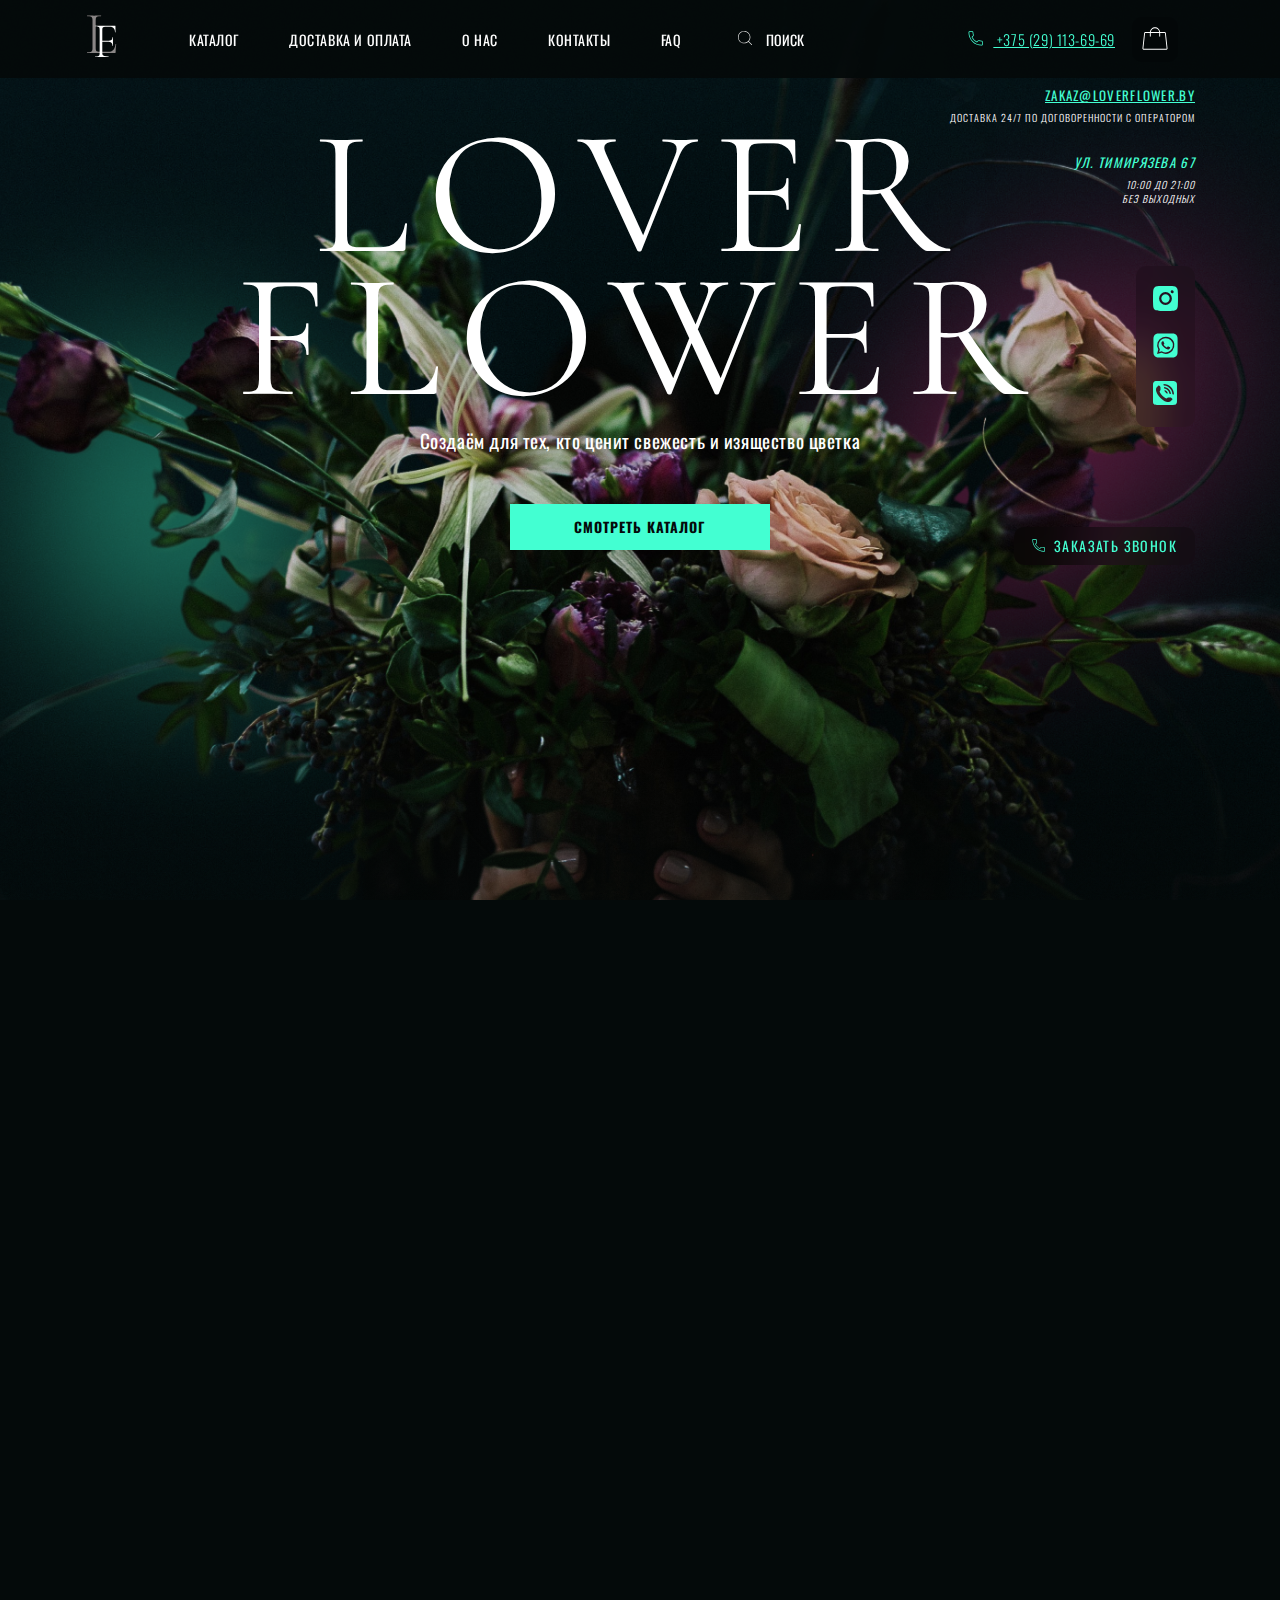
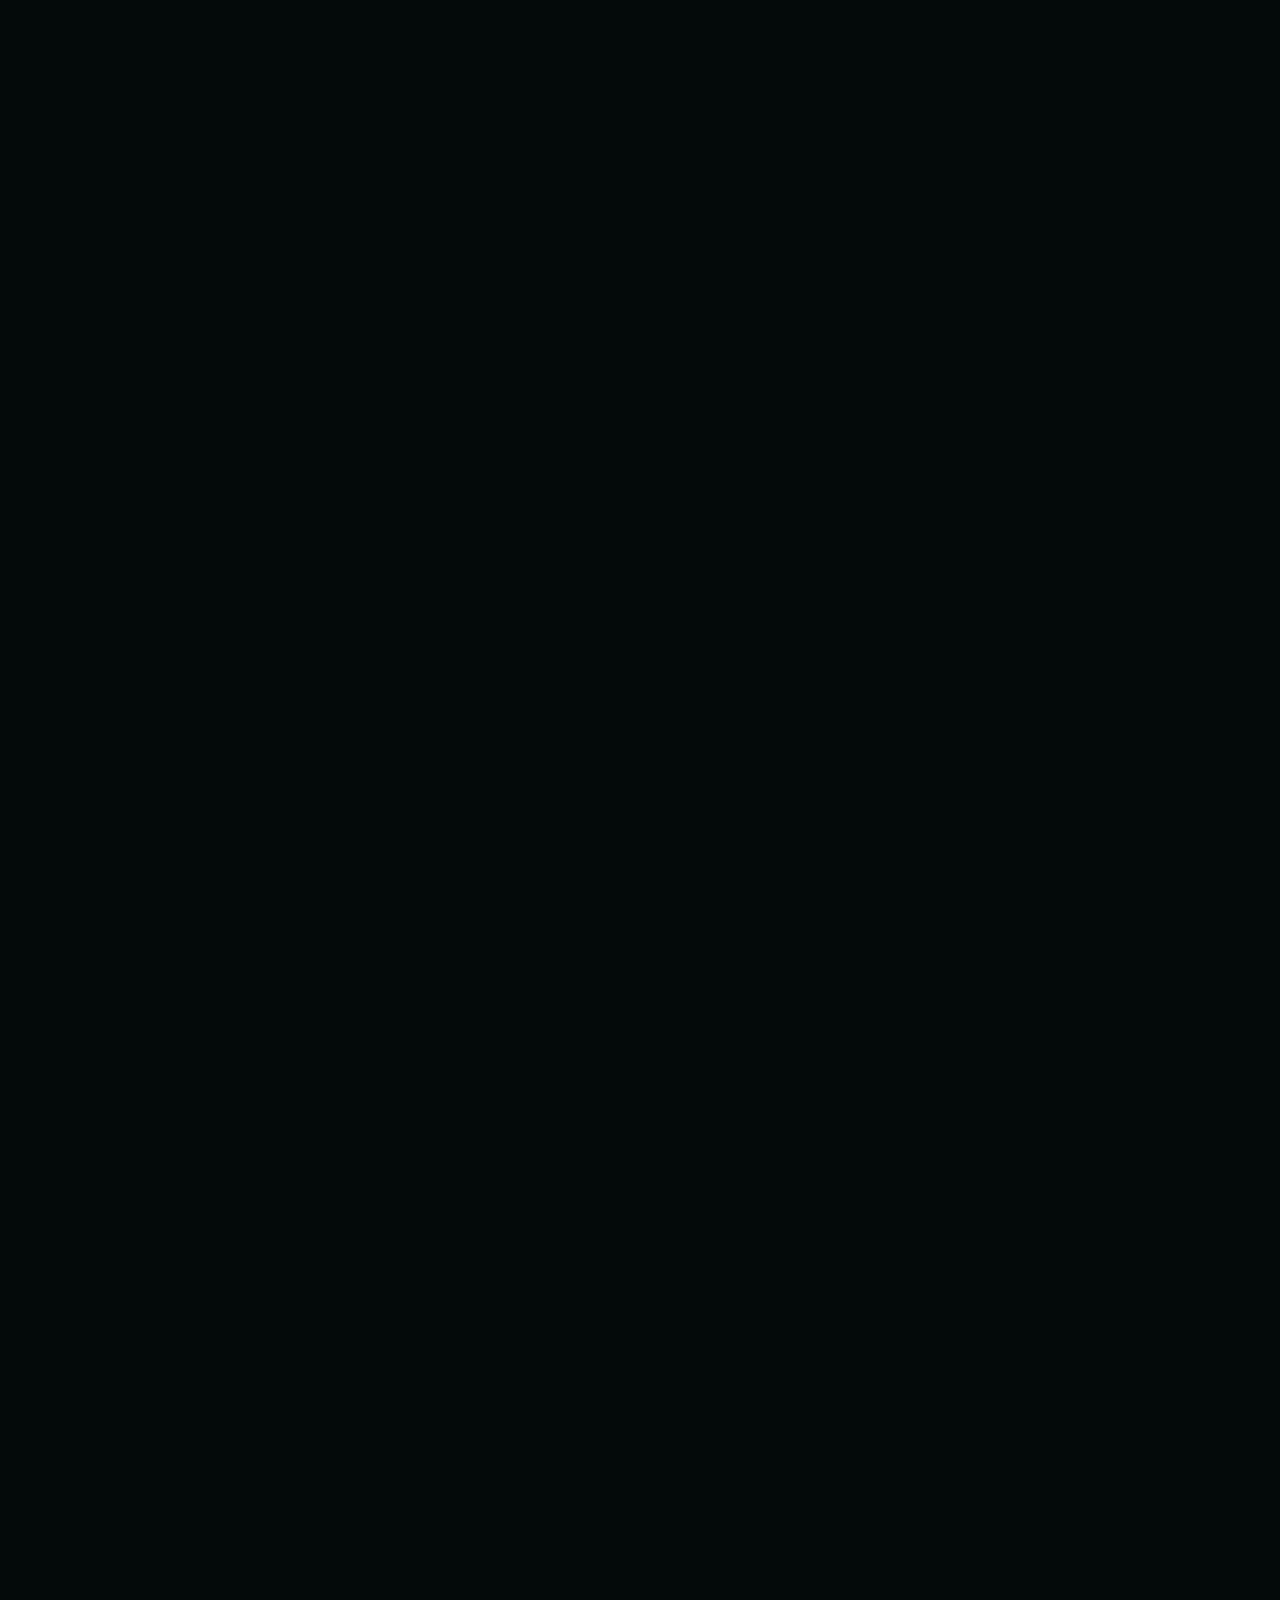
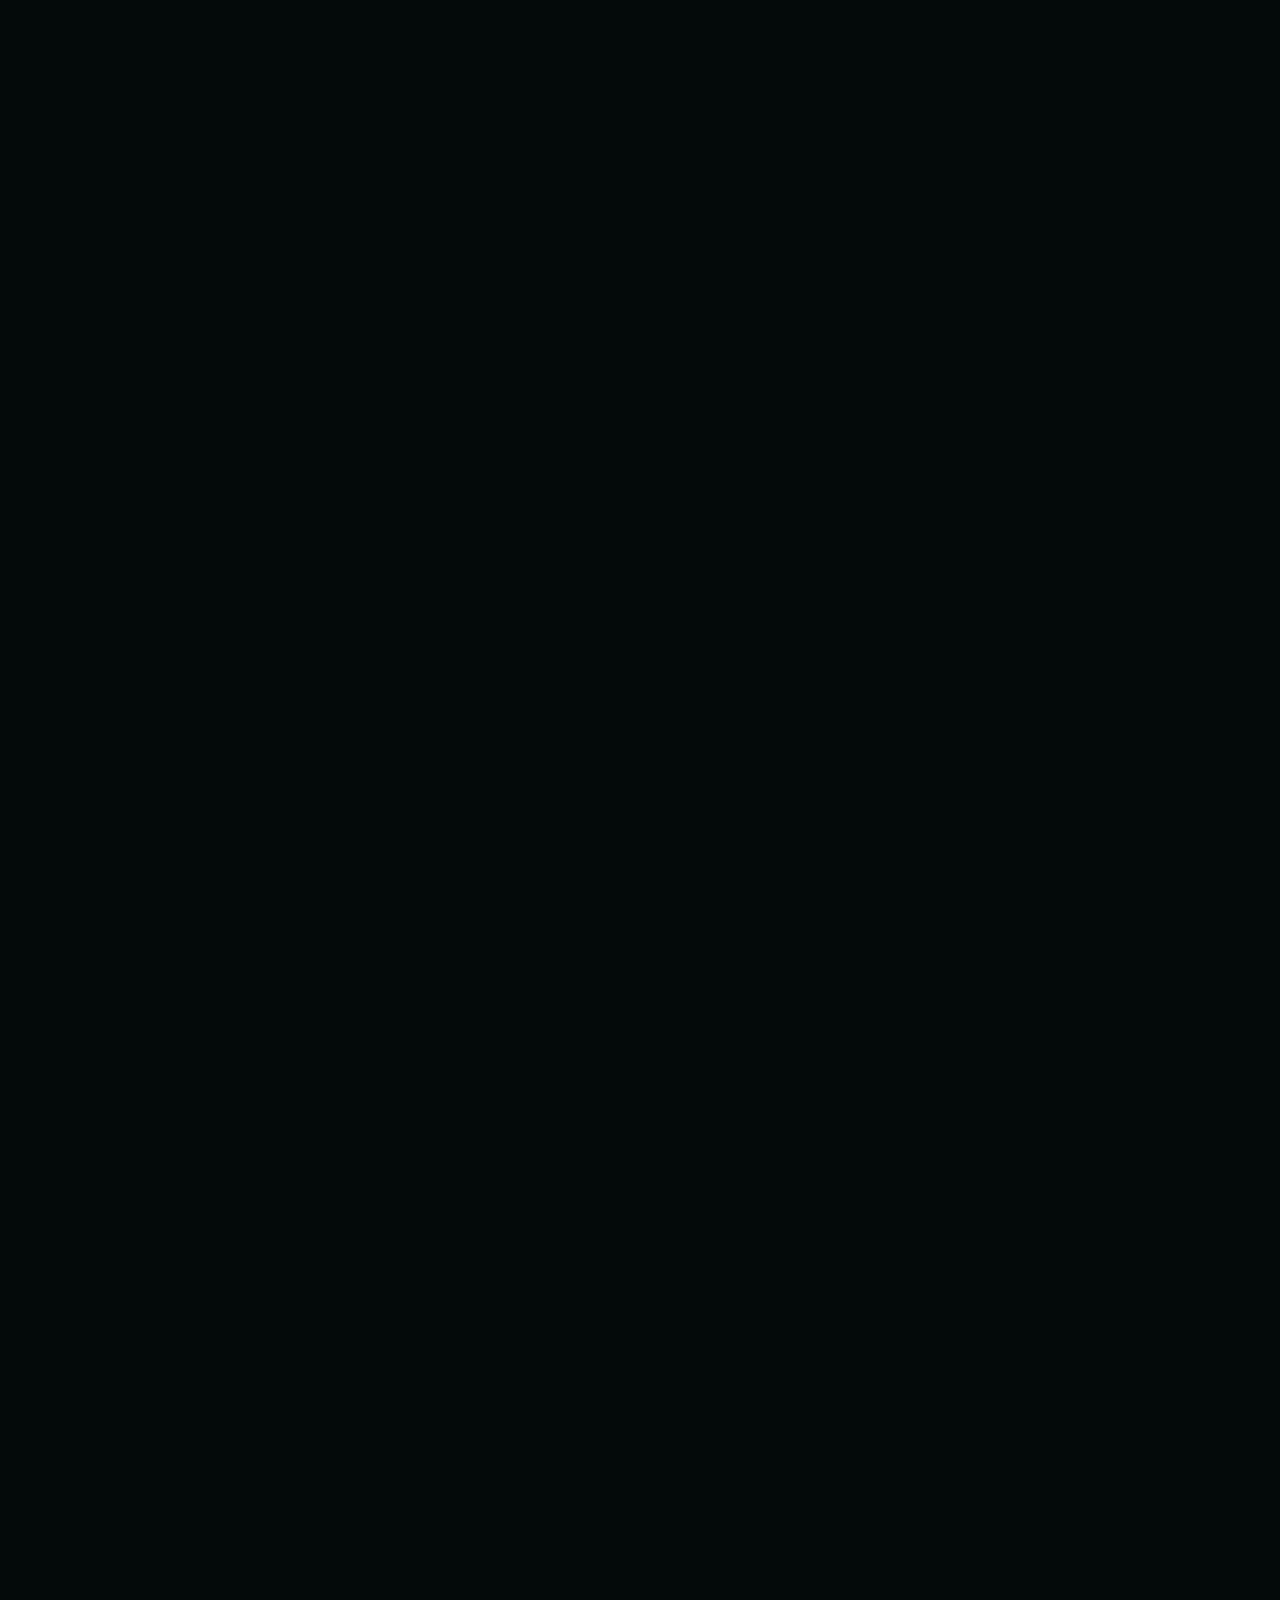
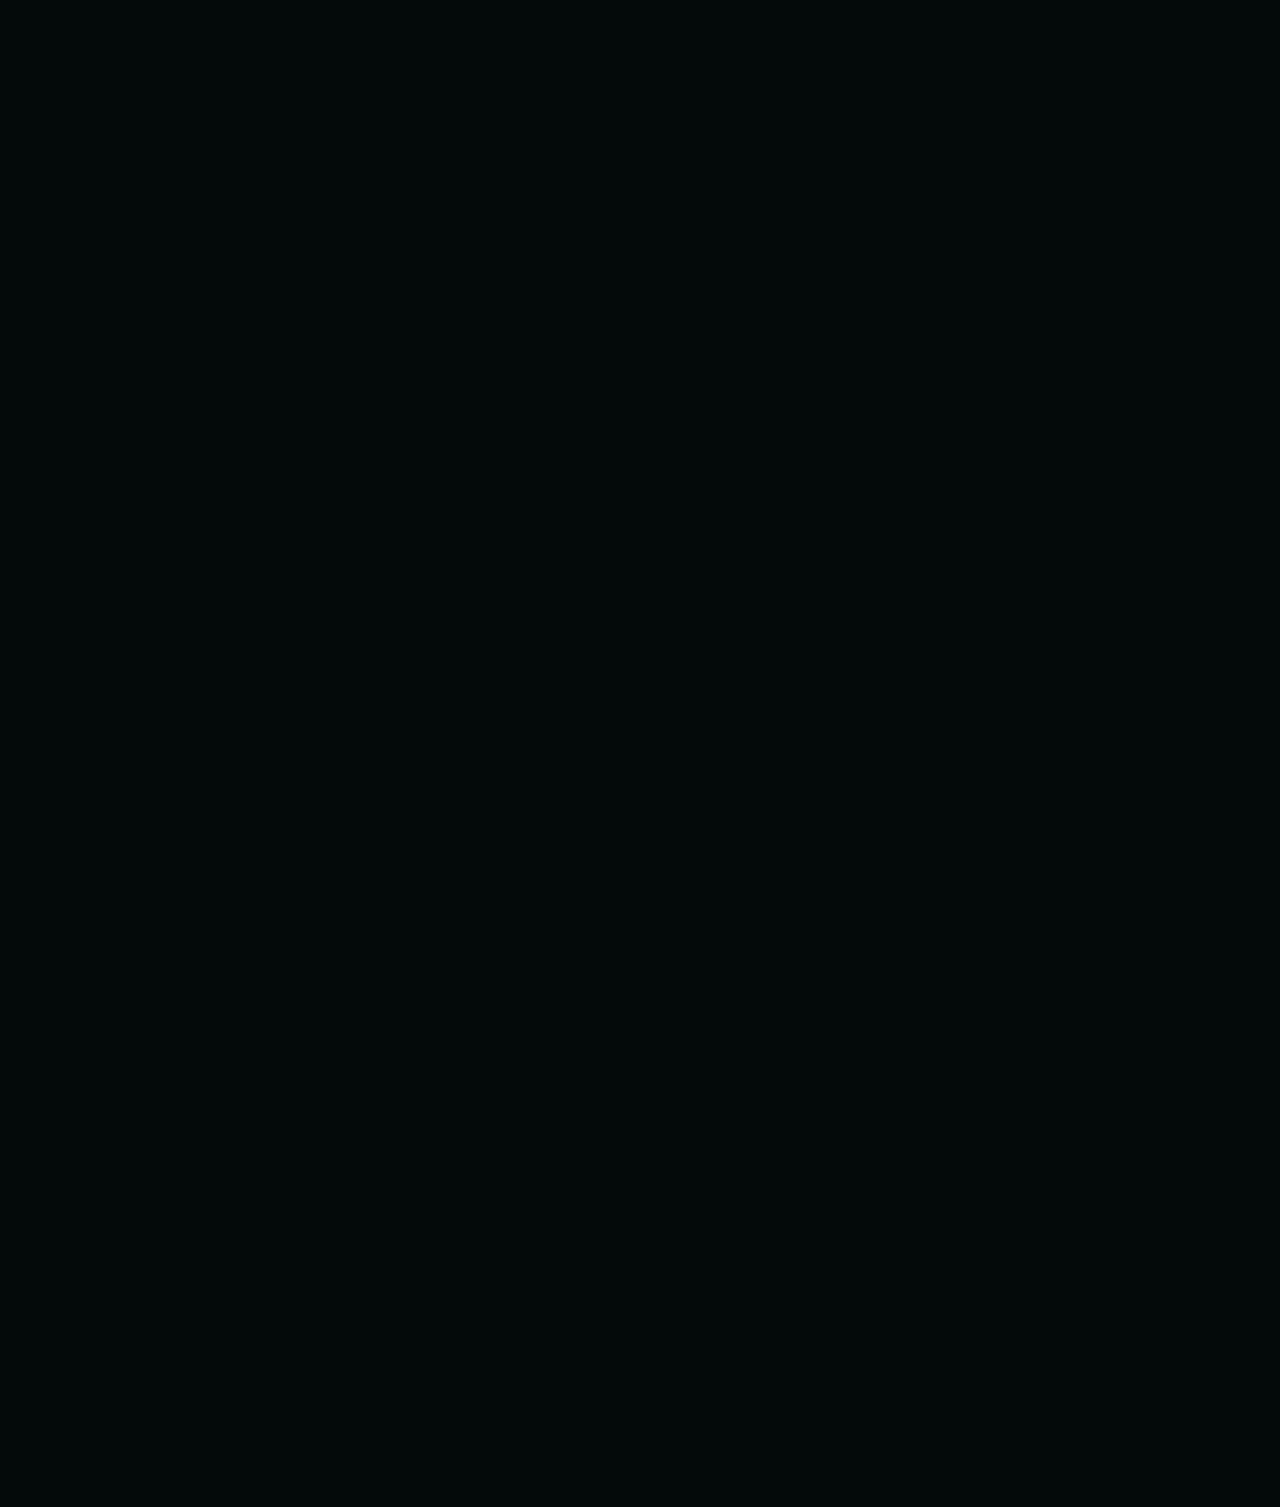
<file: index.html>
<!DOCTYPE html>
<html lang="en">
  <head>
    <meta charset="UTF-8" />
    <meta name="viewport" content="width=device-width, initial-scale=1" />
    <title>Document</title>
    <!-- Fonts google -->
    <link rel="preconnect" href="https://fonts.googleapis.com" />
    <link rel="preconnect" href="https://fonts.gstatic.com" crossorigin />
    <link
      href="https://fonts.googleapis.com/css2?family=Cormorant:wght@300;400;500;600;700&family=Oswald:wght@200;300;400;500;600;700&display=swap"
      rel="stylesheet"
    />

    <!-- favicon -->
    <link
      rel="shortcut icon"
      href="images//icons/logo.svg"
      type="image/x-icon"
    />
    <!-- Main css -->
    <link rel="stylesheet" href="css/style.min.css" />
    <!-- Swiper CSS -->
    <link
      rel="stylesheet"
      href="https://unpkg.com/swiper@8/swiper-bundle.min.css"
    />
    <!-- Swiper Js -->
    <script
      defer
      src="https://unpkg.com/swiper@8/swiper-bundle.min.js"
    ></script>
    <!-- Global js -->

    <script defer src="js/main.js"></script>
    <script defer src="js/popular-bouquets-slider.js"></script>
  </head>

  <body>
    <header class="header">
      <div class="container">
        <div class="header__inner">
          <button class="header__burger">
            <span class="header__burger-line header__burger-line--1"></span>
            <span class="header__burger-line header__burger-line--2"></span>
            <span class="header__burger-line header__burger-line--3"></span>
            <span class="header__burger-line header__burger-line--4"></span>
          </button>
          <a class="header__logo" href="index.html">
            <img
              class="header__logo-img"
              src="images/icons/logo.svg"
              alt="LW Logo"
            />
          </a>

          <nav class="header__nav">
            <ul class="header__list">
              <li class="header__item--logo header__item--hidden">
                <a class="header__logo--2" href="index.html">
                  <img
                    class="header__logo-img"
                    src="images/icons/logo.svg"
                    alt="LW Logo"
                  />
                </a>
              </li>
              <li class="header__item">
                <a class="header__link" href="catalog.html">КАТАЛОГ</a>
              </li>
              <li class="header__item">
                <a class="header__link" href="shipping-payment.html">
                  ДОСТАВКА И ОПЛАТА
                </a>
              </li>
              <li class="header__item">
                <a class="header__link" href="about-us.html">О НАС</a>
              </li>
              <li class="header__item">
                <a class="header__link" href="contact.html">КОНТАКТЫ</a>
              </li>
              <li class="header__item">
                <a class="header__link" href="faq.html">FAQ</a>
              </li>
              <li class="header__item--email header__item--hidden">
                <hr />
                <a href="mailto:zakaz@loverflower.by" class="header__link--big">
                  zakaz@loverflower.by
                </a>
                Доставка 24/7 по договоренности с оператором
              </li>
              <li class="header__item--address header__item--hidden">
                <span class="header__link--big">ул. Тимирязева 67</span>
                10:00 до 21:00
                <br />
                без выходных
              </li>
              <li class="header__item--phone header__item--hidden">
                <a
                  href="tel:375291136969"
                  class="header__phone header__phone--2"
                >
                  <img src="images/icons/small-phone.svg" alt="Phone Icon" />
                  +375 (29) 113-69-69
                </a>
              </li>

              <li class="header__item--social">
                <a class="header__link--social" href="#">
                  <img src="images/icons/instagram.svg" alt="Instagram" />
                </a>
                <a class="header__link--social" href="#">
                  <img src="images/icons/whatsap.svg" alt="Whatsap" />
                </a>
              </li>
            </ul>
          </nav>

          <button class="header__search-btn">
            <svg
              width="16"
              height="16"
              fill="none"
              xmlns="http://www.w3.org/2000/svg"
            >
              <path
                d="M14.9489 14.5509L11.7239 11.326C12.8154 10.1308 13.3957 8.55591 13.3407 6.93829C13.2857 5.32068 12.5998 3.78882 11.4297 2.67051C10.2597 1.5522 8.69835 0.936262 7.0799 0.954495C5.46145 0.972728 3.91441 1.62368 2.76982 2.76807C1.62523 3.91246 0.974004 5.45938 0.955484 7.07783C0.936965 8.69627 1.55263 10.2577 2.67073 11.428C3.78883 12.5982 5.32057 13.2844 6.93818 13.3397C8.55578 13.395 10.1308 12.8149 11.3261 11.7237L14.5512 14.9488C14.6039 15.0015 14.6755 15.0311 14.7501 15.0311C14.8247 15.0311 14.8962 15.0014 14.9489 14.9487C15.0017 14.8959 15.0313 14.8244 15.0313 14.7498C15.0313 14.6752 15.0016 14.6037 14.9489 14.5509ZM1.53175 7.15602C1.53175 6.0435 1.86165 4.95597 2.47974 4.03094C3.09782 3.10591 3.97632 2.38494 5.00416 1.9592C6.03199 1.53346 7.16299 1.42206 8.25413 1.6391C9.34528 1.85615 10.3476 2.39188 11.1342 3.17855C11.9209 3.96522 12.4566 4.9675 12.6737 6.05864C12.8907 7.14978 12.7793 8.28078 12.3536 9.30862C11.9278 10.3365 11.2069 11.215 10.2818 11.833C9.35681 12.4511 8.26927 12.781 7.15675 12.781C5.66542 12.7793 4.23566 12.1862 3.18113 11.1316C2.1266 10.0771 1.53343 8.64735 1.53175 7.15602Z"
                fill=""
              />
            </svg>

            ПОИСК
          </button>

          <a href="tel:375291136969" class="header__phone">
            <img src="images/icons/small-phone.svg" alt="Phone Icon" />
            +375 (29) 113-69-69
          </a>

          <button class="header__basket-btn">
            <svg
              width="26"
              height="23"
              fill="none"
              xmlns="http://www.w3.org/2000/svg"
            >
              <path
                d="M25.5375 21.2201L23.871 6.22006C23.8331 5.87597 23.6695 5.558 23.4115 5.32713C23.1536 5.09626 22.8195 4.96876 22.4733 4.96908H18.1339C18.017 3.68823 17.4255 2.49732 16.4757 1.63016C15.5258 0.763 14.286 0.282227 12.9999 0.282227C11.7137 0.282227 10.474 0.763 9.52408 1.63016C8.57419 2.49732 7.98276 3.68823 7.86588 4.96908H3.52643C3.18026 4.96876 2.84616 5.09626 2.58822 5.32713C2.33027 5.558 2.16665 5.87597 2.12874 6.22006L0.462212 21.2201C0.440375 21.4166 0.460243 21.6156 0.520518 21.8039C0.580792 21.9923 0.680118 22.1658 0.81201 22.3132C0.943902 22.4605 1.10539 22.5784 1.28594 22.6591C1.46648 22.7398 1.66202 22.7816 1.85979 22.7816H24.1398C24.3376 22.7816 24.5332 22.7399 24.7137 22.6592C24.8943 22.5785 25.0558 22.4606 25.1877 22.3132C25.3196 22.1658 25.4189 21.9923 25.4792 21.804C25.5395 21.6156 25.5594 21.4166 25.5375 21.2201V21.2201ZM12.9999 1.21908C14.0371 1.22046 15.0376 1.60342 15.8107 2.29499C16.5838 2.98655 17.0754 3.93838 17.1919 4.96908H8.80784C8.92432 3.93838 9.41594 2.98655 10.189 2.29499C10.9621 1.60342 11.9626 1.22046 12.9999 1.21908V1.21908ZM24.4892 21.688C24.4454 21.7374 24.3917 21.7769 24.3314 21.8038C24.2712 21.8307 24.2059 21.8445 24.1399 21.8441H1.85979C1.79387 21.8441 1.72869 21.8302 1.66851 21.8033C1.60833 21.7763 1.5545 21.737 1.51054 21.6879C1.46658 21.6388 1.43348 21.5809 1.41339 21.5182C1.3933 21.4554 1.38669 21.3891 1.39397 21.3235L3.06061 6.32354C3.07326 6.20886 3.12779 6.10289 3.21375 6.02594C3.29972 5.949 3.41106 5.90649 3.52643 5.90658H7.84362V9.18783C7.84362 9.31215 7.893 9.43138 7.98091 9.51929C8.06882 9.6072 8.18805 9.65658 8.31237 9.65658C8.43669 9.65658 8.55592 9.6072 8.64383 9.51929C8.73173 9.43138 8.78112 9.31215 8.78112 9.18783V5.90658H17.2186V9.18783C17.2186 9.31215 17.268 9.43138 17.3559 9.51929C17.4438 9.6072 17.563 9.65658 17.6874 9.65658C17.8117 9.65658 17.9309 9.6072 18.0188 9.51929C18.1067 9.43138 18.1561 9.31215 18.1561 9.18783V5.90658H22.4733C22.5887 5.90649 22.7 5.949 22.786 6.02594C22.8719 6.10289 22.9265 6.20886 22.9391 6.32354L24.6058 21.3235C24.6134 21.3891 24.607 21.4555 24.5869 21.5184C24.5667 21.5812 24.5334 21.6391 24.4892 21.688V21.688Z"
              />
            </svg>
            <span class="header__basket-item-score"></span>
          </button>
          <div class="header__basket-container">
            <div class="header__basket-row">
              <p class="header__basket-title">ВАША КОРЗИНА</p>
              <button class="header__basket-btn-close">
                <svg
                  width="30"
                  height="30"
                  fill="none"
                  xmlns="http://www.w3.org/2000/svg"
                >
                  <path
                    d="M22.3822 6.76953L23.2306 7.61793L7.61744 23.2299L6.76904 22.3821L22.3822 6.76953Z"
                    fill="#43FFD2"
                  />
                  <path
                    d="M7.61744 6.76953L23.2306 22.3815L22.3822 23.2305L6.76904 7.61853L7.61744 6.76953Z"
                    fill="#43FFD2"
                  />
                </svg>
              </button>
            </div>
            <ul class="header__basket-list basket-list">
              <li class="basket-list__item">
                <a href="#">
                  <img
                    class="basket-list__img"
                    src="images/bouquets-gallery/popular-bouquets--1.png"
                  />
                </a>
                <div class="basket-list__info basket-list__info--1">
                  <a class="basket-list__name" href="#">Лучший день</a>
                  <label class="basket-list__input-label">
                    <span class="basket-list__input--minus basket__btn--minus">
                      -
                    </span>
                    <input class="basket-list__input" type="number" value="1" />
                    <span class="basket-list__input--add basket__btn--add">
                      +
                    </span>
                  </label>
                </div>
                <div class="basket-list__info basket-list__info--2">
                  <div class="basket-list__item-price">167.00 ₽</div>
                  <button class="basket-list__btn-delete">УДАЛИТЬ</button>
                </div>
              </li>
              <li class="basket-list__item">
                <a href="#">
                  <img
                    class="basket-list__img"
                    src="images/bouquets-gallery/popular-bouquets--2.png"
                  />
                </a>
                <div class="basket-list__info basket-list__info--1">
                  <a class="basket-list__name" href="#">ГАРДЕНИЯ</a>
                  <label class="basket-list__input-label">
                    <span class="basket-list__input--minus basket__btn--minus">
                      -
                    </span>
                    <input class="basket-list__input" type="number" value="1" />
                    <span class="basket-list__input--add basket__btn--add">
                      +
                    </span>
                  </label>
                </div>
                <div class="basket-list__info basket-list__info--2">
                  <div class="basket-list__item-price">167.00 ₽</div>
                  <button class="basket-list__btn-delete">УДАЛИТЬ</button>
                </div>
              </li>
            </ul>

            <p class="header__basket-paragraph">
              <span class="header__basket-paragraph--price">
                ПРЕВАРИТЕЛЬНЫЙ ИТОГ:
                <span class="header__basket-total-price">315.00 РУБ</span>
              </span>
              <br />
              Чтобы узнать стоимость доставки, перейдите к оформлению заказа.
            </p>

            <a class="header__basket-btn-issue btn--2" href="ordering.html">
              ОФОРМИТЬ ЗАКАЗ
            </a>
          </div>
        </div>
      </div>
    </header>
    <main class="main">
      <section class="intro">
        <div class="container">
          <div class="intro__inner">
            <h1 class="intro__title">
              LOVER
              <br />
              FLOWER
            </h1>
            <p class="intro__paragraph paragraph">
              Создаём для тех, кто ценит свежесть и изящество цветка
            </p>

            <a class="intro__btn btn--1" href="catalog.html">
              смотреть каталог
            </a>
          </div>
          <aside class="intro__aside">
            <a
              class="intro__aside-email intro__aside-text"
              href="mailto:zakaz@loverflower.by"
            >
              zakaz@loverflower.by
              <br />
              <span>Доставка 24/7 по договоренности с оператором</span>
            </a>
            <address class="intro__aside-address intro__aside-text">
              ул. Тимирязева 67
              <br />
              <span>
                10:00 до 21:00
                <br />
                без выходных
              </span>
            </address>
            <ul class="intro__aside-list">
              <li class="intro__aside-item">
                <a class="intro__aside-link" href="#">
                  <img src="images/icons/instagram.svg" alt="INSTA" />
                </a>
              </li>
              <li class="intro__aside-item">
                <a class="intro__aside-link" href="#">
                  <img src="images/icons/whatsap.svg" alt="WHATSHAP" />
                </a>
              </li>
              <li class="intro__aside-item">
                <a class="intro__aside-link" href="#">
                  <img src="images/icons/phone.svg" alt="CALL" />
                </a>
              </li>
            </ul>

            <button class="intro__aside-callback">
              <svg width="13" height="13" xmlns="http://www.w3.org/2000/svg">
                <path
                  d="M11.9997 12.6667C12.551 12.6667 12.9997 12.218 12.9997 11.6667V9.33333C12.9997 8.782 12.551 8.33333 11.9997 8.33333C11.2197 8.33333 10.453 8.21067 9.71968 7.96867C9.54438 7.91331 9.35735 7.90659 9.17853 7.94921C8.99971 7.99183 8.83582 8.08219 8.70434 8.21067L7.74434 9.17067C6.08508 8.26988 4.72236 6.90762 3.82101 5.24867L4.77301 4.29067C5.04767 4.036 5.14634 3.64867 5.02901 3.276C4.7875 2.54153 4.66506 1.77315 4.66634 1C4.66634 0.448667 4.21767 0 3.66634 0H1.33301C0.781674 0 0.333008 0.448667 0.333008 1C0.333008 7.43333 5.56634 12.6667 11.9997 12.6667ZM1.33301 0.666667H3.66634C3.75475 0.666667 3.83953 0.701786 3.90204 0.764298C3.96456 0.82681 3.99967 0.911595 3.99967 1C3.99967 1.85133 4.13301 2.68733 4.39501 3.48C4.41426 3.53752 4.41651 3.59937 4.40149 3.65814C4.38647 3.71691 4.35483 3.7701 4.31034 3.81133L3.00634 5.122C4.09767 7.274 5.70967 8.886 7.87167 9.98667L9.17101 8.68667C9.21534 8.64279 9.27078 8.6118 9.33137 8.597C9.39196 8.58221 9.45544 8.58417 9.51501 8.60267C10.3123 8.86667 11.1483 9 11.9997 9C12.183 9 12.333 9.15 12.333 9.33333V11.6667C12.333 11.85 12.183 12 11.9997 12C5.93434 12 0.999674 7.06533 0.999674 1C0.999674 0.911595 1.03479 0.82681 1.09731 0.764298C1.15982 0.701786 1.2446 0.666667 1.33301 0.666667Z"
                />
              </svg>

              <span class="intro__aside-callback-text">ЗАКАЗАТЬ ЗВОНОК</span>
            </button>
          </aside>
        </div>
      </section>

      <section class="intro-catalog">
        <div class="container">
          <div class="intro-catalog__inner">
            <h2 class="intro-catalog__title title">КАТАЛОГ</h2>

            <div class="intro-catalog__row">
              <p class="intro-catalog__paragraph paragraph">
                У нас самый большой выбор цветов, букетов, открыток и подарков.
                Мы всегда поможем вам подобрать букет для вашего события, наш
                менеджер вас проконсультирует и поможет определиться с выбором
                <br />
                <br />
                Ознакомьтесь с нашими разделами каталога
              </p>
              <div class="intro-catalog__tile intro-catalog__tile--1">
                <h3 class="intro-catalog__tile-title">
                  готовые букеты из сухоцветов
                </h3>
                <ul class="intro-catalog__tile-list">
                  <li class="intro-catalog__tile-item">букеты</li>
                  <li class="intro-catalog__tile-item">для интерьера</li>
                  <li class="intro-catalog__tile-item">Композиции</li>
                </ul>
                <a class="intro-catalog__tile-link" href="catalog.html">
                  Смотреть каталог
                </a>
              </div>
            </div>
            <div class="intro-catalog__row">
              <div class="intro-catalog__tile intro-catalog__tile--2">
                <h3 class="intro-catalog__tile-title">Цветы</h3>
                <ul class="intro-catalog__tile-list">
                  <li class="intro-catalog__tile-item">Сборные букеты</li>
                  <li class="intro-catalog__tile-item">Монобукеты</li>
                  <li class="intro-catalog__tile-item">Композиции из цветов</li>
                  <li class="intro-catalog__tile-item">розы</li>
                  <li class="intro-catalog__tile-item">свадебные</li>
                </ul>
                <a class="intro-catalog__tile-link" href="catalog.html">
                  Смотреть каталог
                </a>
              </div>
              <div class="intro-catalog__tile intro-catalog__tile--3">
                <h3 class="intro-catalog__tile-title">дополнительно</h3>
                <ul class="intro-catalog__tile-list">
                  <li class="intro-catalog__tile-item">шары</li>
                  <li class="intro-catalog__tile-item">игрушки</li>
                  <li class="intro-catalog__tile-item">открытки</li>
                  <li class="intro-catalog__tile-item">упаковка</li>
                </ul>
                <a class="intro-catalog__tile-link" href="catalog.html">
                  Смотреть каталог
                </a>
              </div>
            </div>

            <div
              class="intro-catalog__background-text intro-catalog__background-text--1"
            >
              БУКЕТЫ
            </div>
            <div
              class="intro-catalog__background-text intro-catalog__background-text--2"
            >
              ЦВЕТЫ
            </div>
            <div
              class="intro-catalog__background-text intro-catalog__background-text--3"
            >
              ДОПОЛНИТЕЛЬНО
            </div>
          </div>
        </div>
      </section>

      <section class="popular-bouquets">
        <div class="container">
          <div class="popular-bouquets__inner">
            <h2 class="popular-bouquets__title title">
              Популярные
              <br />
              <span>букеты</span>
            </h2>
            <p class="popular-bouquets__paragraph paragraph">
              Самые любимые композиции наших клиентов
            </p>
            <div class="popular-bouquets__slider">
              <div class="popular-bouquets__slider-main-container swiper">
                <div class="popular-bouquets__slider-track swiper-wrapper">
                  <div class="popular-bouquets__slide swiper-slide">
                    <a
                      class="popular-bouquets__slide-img-wrapper"
                      href="product.html"
                    >
                      <img
                        src="images/bouquets-gallery/popular-bouquets--1.png"
                        alt="Популярный букет"
                        class="popular-bouquets__slide-img"
                      />
                    </a>
                    <p class="popular-bouquets__slide-name">ЛУЧШИЙ ДЕНЬ</p>
                    <p class="popular-bouquets__slide-price">167.000 ₽</p>
                    <button class="popular-bouquets__slide-btn-add btn--2">
                      В КОРЗИНУ
                    </button>
                  </div>
                  <div class="popular-bouquets__slide swiper-slide">
                    <a
                      class="popular-bouquets__slide-img-wrapper"
                      href="product.html"
                    >
                      <img
                        src="images/bouquets-gallery/popular-bouquets--2.png"
                        alt="Популярный букет"
                        class="popular-bouquets__slide-img"
                      />
                    </a>
                    <p class="popular-bouquets__slide-name">Гардения</p>
                    <p class="popular-bouquets__slide-price">167.000 ₽</p>
                    <button class="popular-bouquets__slide-btn-add btn--2">
                      В КОРЗИНУ
                    </button>
                  </div>
                  <div class="popular-bouquets__slide swiper-slide">
                    <a
                      class="popular-bouquets__slide-img-wrapper"
                      href="product.html"
                    >
                      <img
                        src="images/bouquets-gallery/popular-bouquets--2.png"
                        alt="Популярный букет"
                        class="popular-bouquets__slide-img"
                      />
                    </a>
                    <p class="popular-bouquets__slide-name">Гардения</p>
                    <p class="popular-bouquets__slide-price">167.000 ₽</p>
                    <button class="popular-bouquets__slide-btn-add btn--2">
                      В КОРЗИНУ
                    </button>
                  </div>
                  <div class="popular-bouquets__slide swiper-slide">
                    <a
                      class="popular-bouquets__slide-img-wrapper"
                      href="product.html"
                    >
                      <img
                        src="images/bouquets-gallery/popular-bouquets--1.png"
                        alt="Популярный букет"
                        class="popular-bouquets__slide-img"
                      />
                    </a>
                    <p class="popular-bouquets__slide-name">ЛУЧШИЙ ДЕНЬ</p>
                    <p class="popular-bouquets__slide-price">167.000 ₽</p>
                    <button class="popular-bouquets__slide-btn-add btn--2">
                      В КОРЗИНУ
                    </button>
                  </div>
                  <div class="popular-bouquets__slide swiper-slide">
                    <a
                      class="popular-bouquets__slide-img-wrapper"
                      href="product.html"
                    >
                      <img
                        src="images/bouquets-gallery/popular-bouquets--2.png"
                        alt="Популярный букет"
                        class="popular-bouquets__slide-img"
                      />
                    </a>
                    <p class="popular-bouquets__slide-name">Гардения</p>
                    <p class="popular-bouquets__slide-price">167.000 ₽</p>
                    <button class="popular-bouquets__slide-btn-add btn--2">
                      В КОРЗИНУ
                    </button>
                  </div>
                  <div class="popular-bouquets__slide swiper-slide">
                    <a
                      class="popular-bouquets__slide-img-wrapper"
                      href="product.html"
                    >
                      <img
                        src="images/bouquets-gallery/popular-bouquets--2.png"
                        alt="Популярный букет"
                        class="popular-bouquets__slide-img"
                      />
                    </a>
                    <p class="popular-bouquets__slide-name">Гардения</p>
                    <p class="popular-bouquets__slide-price">167.000 ₽</p>
                    <button class="popular-bouquets__slide-btn-add btn--2">
                      В КОРЗИНУ
                    </button>
                  </div>
                  <div class="popular-bouquets__slide swiper-slide">
                    <a
                      class="popular-bouquets__slide-img-wrapper"
                      href="product.html"
                    >
                      <img
                        src="images/bouquets-gallery/popular-bouquets--1.png"
                        alt="Популярный букет"
                        class="popular-bouquets__slide-img"
                      />
                    </a>
                    <p class="popular-bouquets__slide-name">ЛУЧШИЙ ДЕНЬ</p>
                    <p class="popular-bouquets__slide-price">167.000 ₽</p>
                    <button class="popular-bouquets__slide-btn-add btn--2">
                      В КОРЗИНУ
                    </button>
                  </div>
                  <div class="popular-bouquets__slide swiper-slide">
                    <a
                      class="popular-bouquets__slide-img-wrapper"
                      href="product.html"
                    >
                      <img
                        src="images/bouquets-gallery/popular-bouquets--2.png"
                        alt="Популярный букет"
                        class="popular-bouquets__slide-img"
                      />
                    </a>
                    <p class="popular-bouquets__slide-name">Гардения</p>
                    <p class="popular-bouquets__slide-price">167.000 ₽</p>
                    <button class="popular-bouquets__slide-btn-add btn--2">
                      В КОРЗИНУ
                    </button>
                  </div>
                  <div class="popular-bouquets__slide swiper-slide">
                    <a
                      class="popular-bouquets__slide-img-wrapper"
                      href="product.html"
                    >
                      <img
                        src="images/bouquets-gallery/popular-bouquets--2.png"
                        alt="Популярный букет"
                        class="popular-bouquets__slide-img"
                      />
                    </a>
                    <p class="popular-bouquets__slide-name">Гардения</p>
                    <p class="popular-bouquets__slide-price">167.000 ₽</p>
                    <button class="popular-bouquets__slide-btn-add btn--2">
                      В КОРЗИНУ
                    </button>
                  </div>
                </div>
              </div>

              <button
                class="popular-bouquets__slider-btn--prev popular-bouquets__slider-btn"
              >
                <svg
                  width="80"
                  height="6"
                  fill="none"
                  xmlns="http://www.w3.org/2000/svg"
                >
                  <path
                    d="M0 2.99999L5 5.88674L5 0.113242L0 2.99999ZM80 2.5L4.5 2.49999L4.5 3.49999L80 3.5L80 2.5Z"
                  />
                </svg>
              </button>
              <button
                class="popular-bouquets__slider-btn--next popular-bouquets__slider-btn"
              >
                <svg
                  width="80"
                  height="6"
                  fill="none"
                  xmlns="http://www.w3.org/2000/svg"
                >
                  <path
                    d="M80 3L75 0.113249V5.88675L80 3ZM0 3.5L75.5 3.5V2.5L0 2.5L0 3.5Z"
                  />
                </svg>
              </button>
            </div>
            <a class="popular-bouquets__link" href="#">
              СМОТРЕТЬ ВЕСЬ КАТАЛОГ
              <span class="popular-bouquets__link--arrow">
                <svg
                  width="40"
                  height="6"
                  fill="none"
                  xmlns="http://www.w3.org/2000/svg"
                >
                  <path
                    d="M40 3L35 0.113249V5.88675L40 3ZM0 3.5H35.5V2.5H0V3.5Z"
                  />
                </svg>
              </span>
            </a>
          </div>
          <img
            class="popular-bouquets__bg-image"
            src="images/backgrounds/popular-bouquets__bg-image.jpg"
          />
          <div class="popular-bouquets__decor popular-bouquets__decor--1"></div>
          <div class="popular-bouquets__decor popular-bouquets__decor--2"></div>
        </div>
      </section>

      <section class="how-order">
        <div class="container">
          <div class="how-order__inner">
            <h3 class="how-order__title title">
              КАК СДЕЛАТЬ
              <br />
              ЗАКАЗ
            </h3>

            <div class="how-order__columns">
              <div class="how-order__column how-order__column--1">
                <div class="how-order__item">
                  <h6 class="how-order__item-title">1 шаг</h6>
                  <p class="how-order__item-paragraph">
                    Выберите какие цветы или подарки вы хотите купить
                  </p>
                </div>
                <div class="how-order__item">
                  <h6 class="how-order__item-title">2 шаг</h6>
                  <p class="how-order__item-paragraph">
                    Оформите заказ, и мы отправим вам подтверждение на
                    электронную почту, а так же менеджер свяжется с вами по
                    телефону или в WhatsApp
                  </p>
                </div>
                <div class="how-order__item">
                  <h6 class="how-order__item-title">3 шаг</h6>
                  <p class="how-order__item-paragraph">
                    Наши флористы бережно подойдут к созданию букета цветов в
                    самом начале дня или накануне
                  </p>
                </div>
              </div>
              <div class="how-order__column how-order__column--2">
                <div class="how-order__item">
                  <h6 class="how-order__item-title">4 шаг</h6>
                  <p class="how-order__item-paragraph">
                    Один из наших курьеров или партнёров доставит ваш заказ по
                    указанному адресу. Мы отправим вам сообщение в Whats App как
                    только заказ будет доставлен
                  </p>
                </div>
                <div class="how-order__item">
                  <h6 class="how-order__item-title">5 шаг</h6>
                  <p class="how-order__item-paragraph">
                    Наслаждайтесь цветами , если вы заказали их для дома или
                    любовью, которой поделились, если вы заказали для друга
                  </p>
                </div>
              </div>
            </div>
            <img
              class="how-order__decor--text"
              src="images/site-decor/text-lower-flower.png"
            />
          </div>
        </div>
        <img
          class="how-order__decor--flowers"
          src="images/site-decor/how-order-flowers.png"
        />
      </section>

      <div class="occasion-buy">
        <div class="container">
          <div class="occasion-buy__inner">
            <p class="occasion-buy__title title">
              <span class="occasion-buy__title--line"></span>
              ПОВОД?
            </p>
            <img
              class="occasion-buy__img occasion-buy__img--1"
              src="images/bouquets-gallery/occasion-buy-img--1.jpg"
            />
            <img
              class="occasion-buy__img occasion-buy__img--2"
              src="images/bouquets-gallery/occasion-buy-img--2.jpg"
            />
            <img
              class="occasion-buy__img occasion-buy__img--3"
              src="images/bouquets-gallery/occasion-buy-img--3.jpg"
            />
            <img
              class="occasion-buy__img occasion-buy__img--4"
              src="images/bouquets-gallery/occasion-buy-img--4.jpg"
            />
            <div class="occasion-buy__info">
              <p class="occasion-buy__paragraph">
                учтем даже самые изысканные пожелания; подберем свежайшие цветы
                и сделаем уникальный букет или композицию; оплатить можно при
                получении или онлайн на сайте
              </p>

              <ul class="occasion-buy__list">
                <li class="occasion-buy__list-item">
                  учтем даже самые изысканные пожелания;
                </li>
                <li class="occasion-buy__list-item">
                  подберем свежайшие цветы и сделаем уникальный букет или
                  композицию;
                </li>
                <li class="occasion-buy__list-item">
                  оплатить можно при получении или онлайн на сайте
                </li>
              </ul>

              <img
                class="occasion-buy__arrow"
                src="images/icons/occasion-buy-arrow.svg"
              />

              <button class="occasion-buy__btn btn--1 btn--form">
                СОБРАТЬ ИНДИВИДУАЛЬНЫЙ БУКЕТ
              </button>
            </div>
          </div>
        </div>
      </div>

      <div class="questions-contact">
        <div class="container">
          <div class="questions-contact__inner">
            <div class="questions-contact__row">
              <p class="questions-contact__title title">
                ОСТАЛИСЬ
                <br />
                <span class="questions-contact__title--2">ВОПРОСЫ?</span>
              </p>
              <div class="questions-contact__desc">
                Отправьте ваш вопрос, заказ, предложение или жалобу через форму
                обратной связи, и наш специалист свяжется с вами в течение 15
                минут.
              </div>
            </div>

            <form class="questions-contact__form">
              <input
                class="questions-contact__form-input"
                type="name"
                placeholder="ВАШЕ ИМЯ"
              />
              <input
                class="questions-contact__form-input"
                type="tel"
                placeholder="+7 (977) 777-77-77"
              />
              <textarea
                class="questions-contact__form-message"
                type="message"
                placeholder="ВАШ КОММЕНТАРИЙ"
              ></textarea>
              <button class="questions-contact__form-btn btn--1" type="submit">
                ОТПРАВИТЬ
              </button>
              <span class="questions-contact__form-text">
                Нажимая на кнопку «Отправить», я даю свое согласие на обработку
                персональных данных, в соответствии с
                <a href="#">Политикой конфиденциальности</a>
              </span>
            </form>

            <img
              class="questions-contact__decor-text"
              src="images/site-decor/questions-form-text.png"
            />
          </div>
        </div>
        <img
          class="questions-contact__decor-herb"
          src="images/site-decor/questions-form-herb.png"
        />
      </div>

      <div class="social">
        <div class="container">
          <div class="social__inner">
            <div class="social__images">
              <a
                class="social__image"
                target="_blank"
                href="https://www.instagram.com/"
              >
                <img
                  src="images/bouquets-gallery/social-img--1.jpg"
                  alt="Картинка с нашего инстаграма"
                />
              </a>
              <a
                class="social__image"
                target="_blank"
                href="https://www.instagram.com/"
              >
                <img
                  src="images/bouquets-gallery/social-img--2.jpg"
                  alt="Картинка с нашего инстаграма"
                />
              </a>
              <a
                class="social__image"
                target="_blank"
                href="https://www.instagram.com/"
              >
                <img
                  src="images/bouquets-gallery/social-img--3.jpg"
                  alt="Картинка с нашего инстаграма"
                />
              </a>
              <a
                class="social__image"
                target="_blank"
                href="https://www.instagram.com/"
              >
                <img
                  src="images/bouquets-gallery/social-img--4.jpg"
                  alt="Картинка с нашего инстаграма"
                />
              </a>
            </div>

            <ul class="social__list">
              <li class="social__list-item">
                <a class="social__list-link" href="#">
                  <img
                    class="social__list-img"
                    src="images/icons/instagram.svg"
                    alt=""
                  />
                </a>
              </li>

              <li class="social__list-item">
                <a class="social__list-link" href="#">
                  <img
                    class="social__list-img"
                    src="images/icons/whatsap.svg"
                    alt=""
                  />
                </a>
              </li>
              <li class="social__list-item">
                <a class="social__list-link" href="#">
                  <img
                    class="social__list-img"
                    src="images/icons/phone.svg"
                    alt=""
                  />
                </a>
              </li>
            </ul>

            <p class="social__background-text">INSTAGRAM</p>
            <div
              class="social__background-gradient social__background-gradient--1"
            ></div>
            <div
              class="social__background-gradient social__background-gradient--2"
            ></div>

            <div
              class="social__background-gradient social__background-gradient--3"
            ></div>
          </div>
        </div>
      </div>
    </main>
    <footer class="footer">
      <div class="container">
        <div class="footer__inner">
          <div class="footer__info">
            <a class="footer__logo" href="index.html">
              <img
                class="footer__logo-img"
                src="images/icons/logo.svg"
                alt="LW Logo"
              />
            </a>
            <p class="footer__subtitle">РЕКВИЗИТЫ</p>
            <p class="footer__paragraph">
              ООО «Ловефлове» 220035, Республика Беларусь, г. Минск, ул.
              Тимирязева д. 67, комн. 112 (пом.11) УНП 193263781, р/с
              BY55MTBK30120001093300096372 ЗАО «МТБанк», БИК MTBKBY22 220007, г.
              Минск, улица Толстого
            </p>
          </div>
          <ul class="footer__list footer__list--1">
            <li class="footer__list-item footer__subtitle">Каталог</li>
            <li class="footer__list-item">
              <a class="footer__list-link" href="catalog.html">Популярное</a>
            </li>
            <li class="footer__list-item">
              <a class="footer__list-link" href="catalog.html">Сухоцветы</a>
            </li>
            <li class="footer__list-item">
              <a class="footer__list-link" href="catalog.html">Букеты роз</a>
            </li>
            <li class="footer__list-item">
              <a class="footer__list-link" href="catalog.html">
                Композиции из цветов
              </a>
            </li>
            <li class="footer__list-item">
              <a class="footer__list-link" href="catalog.html">
                Индивидуальный букет
              </a>
            </li>
            <li class="footer__list-item">
              <a class="footer__list-link" href="catalog.html">
                Букет на праздник
              </a>
            </li>
            <li class="footer__list-item">
              <a class="footer__list-link" href="catalog.html">
                Упаковка подарков
              </a>
            </li>
            <li class="footer__list-item">
              <a class="footer__list-link" href="catalog.html">Шары</a>
            </li>
            <li class="footer__list-item">
              <a class="footer__list-link" href="catalog.html">Открытки</a>
            </li>
            <li class="footer__list-item">
              <a class="footer__list-link" href="catalog.html">Конверты</a>
            </li>
          </ul>
          <ul class="footer__list footer__list--2">
            <li class="footer__list-item footer__subtitle">БУКЕТ</li>
            <li class="footer__list-item">
              <a class="footer__list-link" href="catalog.html">Для девушки</a>
            </li>
            <li class="footer__list-item">
              <a class="footer__list-link" href="catalog.html">Для мужчины</a>
            </li>
            <li class="footer__list-item">
              <a class="footer__list-link" href="catalog.html">Для жены</a>
            </li>
            <li class="footer__list-item">
              <a class="footer__list-link" href="catalog.html">Для мамы</a>
            </li>
            <li class="footer__list-item">
              <a class="footer__list-link" href="catalog.html">Для коллеги</a>
            </li>
            <li class="footer__list-item">
              <a class="footer__list-link" href="catalog.html">
                Для начальника
              </a>
            </li>
            <li class="footer__list-item">
              <a class="footer__list-link" href="catalog.html">Для дочки</a>
            </li>
            <li class="footer__list-item">
              <a class="footer__list-link" href="catalog.html">Для детей</a>
            </li>
          </ul>
          <ul class="footer__list footer__list--3">
            <li class="footer__list-item-subtitle">
              <a
                class="footer__list-link-subtitle footer__subtitle"
                href="shipping-payment.html"
              >
                Доставка и оплата
              </a>
            </li>
            <li class="footer__list-item-subtitle">
              <a
                class="footer__list-link-subtitle footer__subtitle"
                href="about-us.html"
              >
                О нас
              </a>
            </li>
            <li class="footer__list-item-subtitle">
              <a
                class="footer__list-link-subtitle footer__subtitle"
                href="faq.html"
              >
                FAQ
              </a>
            </li>
            <li class="footer__list-item-subtitle">
              <a
                class="footer__list-link-subtitle footer__subtitle"
                href="contact.html"
              >
                Контакты
              </a>
            </li>
          </ul>
          <div class="footer__contact">
            <a class="footer__contact-email" href="mailto:zakaz@loverflower.by">
              zakaz@loverflower.by
              <br />
              <span class="footer__contact-text">
                Доставка 24/7 по договоренности с оператором
              </span>
            </a>
            <address class="footer__contact-address">
              ул. Тимирязева 67
              <br />
              <span class="footer__contact-text">
                10:00 до 21:00
                <br />
                без выходных
              </span>
            </address>
            <a href="tel:375291136969" class="footer__contact-phone">
              +375 (29) 113-69-69
              <br />
              <span class="footer__contact-text">
                прием звонков круглосуточно
              </span>
            </a>
          </div>
        </div>
      </div>
    </footer>
  </body>
</html>
</file>
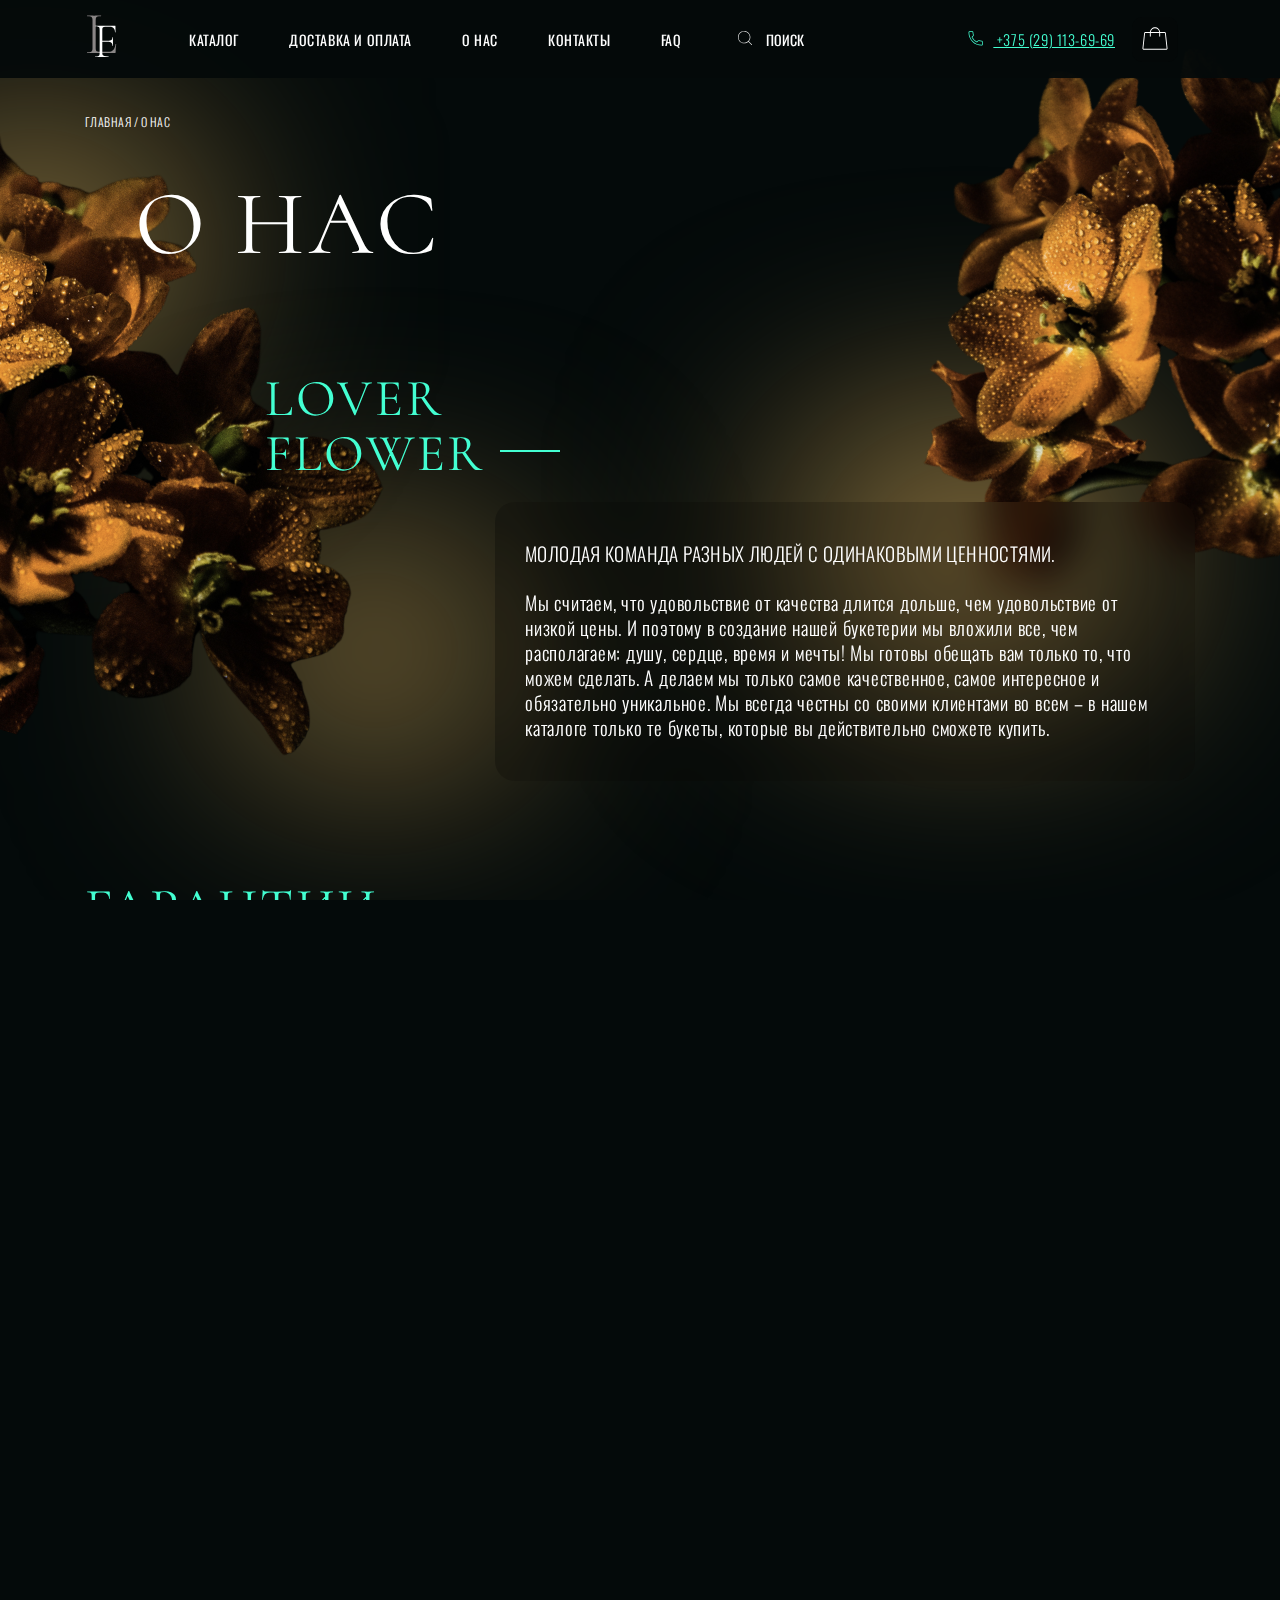
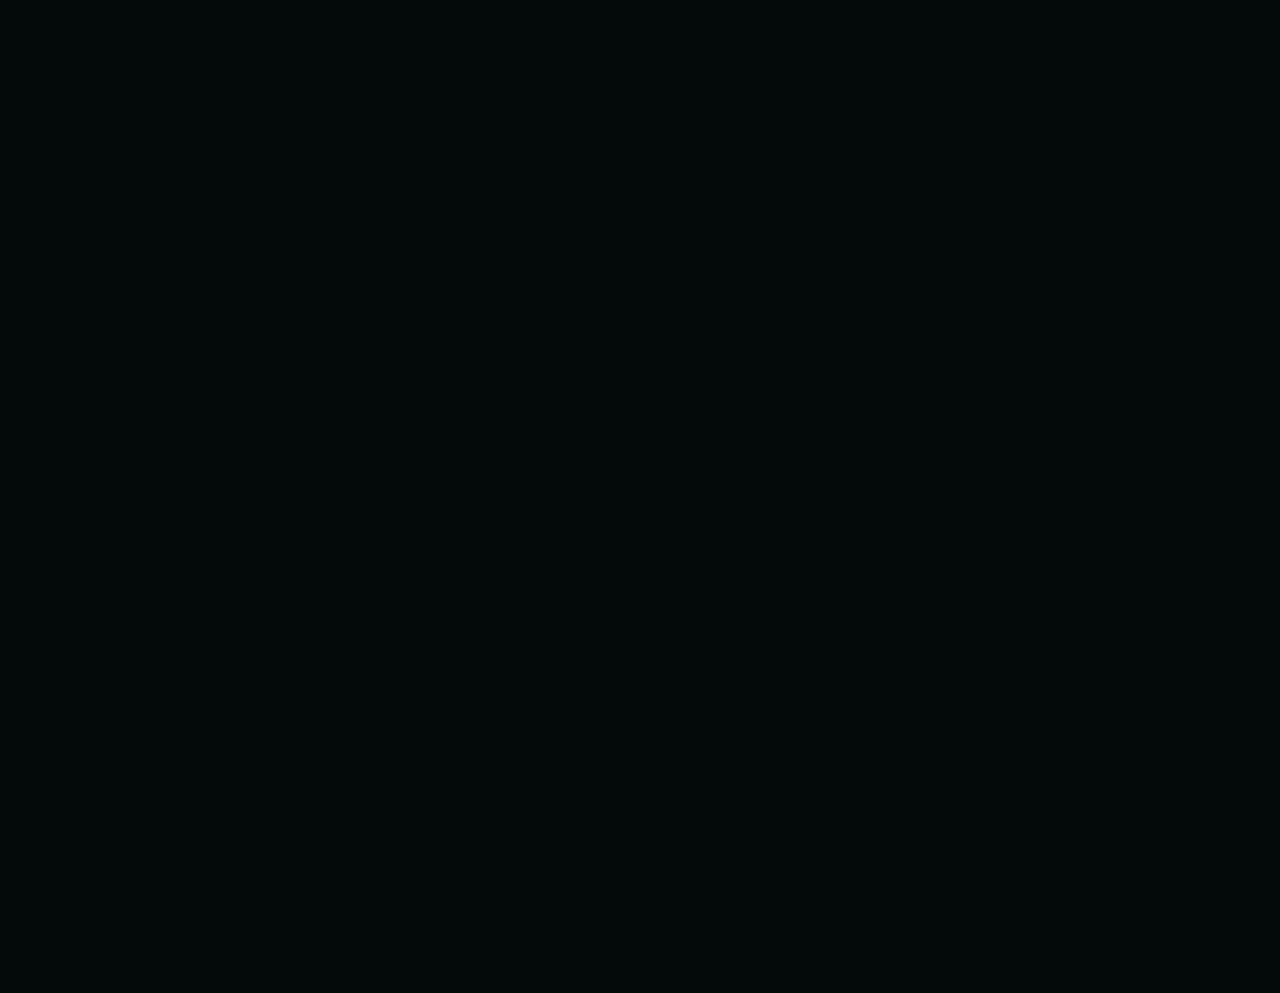
<file: about-us.html>
<!DOCTYPE html>
<html lang="en">
  <head>
    <meta charset="UTF-8" />
    <meta name="viewport" content="width=device-width, initial-scale=1" />
    <title>Document</title>
    <!-- Fonts google -->
    <link rel="preconnect" href="https://fonts.googleapis.com" />
    <link rel="preconnect" href="https://fonts.gstatic.com" crossorigin />
    <link
      href="https://fonts.googleapis.com/css2?family=Cormorant:wght@300;400;500;600;700&family=Oswald:wght@200;300;400;500;600;700&display=swap"
      rel="stylesheet"
    />

    <!-- favicon -->
    <link
      rel="shortcut icon"
      href="images//icons/logo.svg"
      type="image/x-icon"
    />
    <!-- main css -->
    <link rel="stylesheet" href="css/style.min.css" />

    <!-- Global js -->
    <script defer src="js/main.js"></script>
  </head>

  <body>
    <header class="header">
      <div class="container">
        <div class="header__inner">
          <button class="header__burger">
            <span class="header__burger-line header__burger-line--1"></span>
            <span class="header__burger-line header__burger-line--2"></span>
            <span class="header__burger-line header__burger-line--3"></span>
            <span class="header__burger-line header__burger-line--4"></span>
          </button>
          <a class="header__logo" href="index.html">
            <img
              class="header__logo-img"
              src="images/icons/logo.svg"
              alt="LW Logo"
            />
          </a>

          <nav class="header__nav">
            <ul class="header__list">
              <li class="header__item--logo header__item--hidden">
                <a class="header__logo--2" href="index.html">
                  <img
                    class="header__logo-img"
                    src="images/icons/logo.svg"
                    alt="LW Logo"
                  />
                </a>
              </li>
              <li class="header__item">
                <a class="header__link" href="catalog.html">КАТАЛОГ</a>
              </li>
              <li class="header__item">
                <a class="header__link" href="shipping-payment.html">
                  ДОСТАВКА И ОПЛАТА
                </a>
              </li>
              <li class="header__item">
                <a class="header__link" href="about-us.html">О НАС</a>
              </li>
              <li class="header__item">
                <a class="header__link" href="contact.html">КОНТАКТЫ</a>
              </li>
              <li class="header__item">
                <a class="header__link" href="faq.html">FAQ</a>
              </li>
              <li class="header__item--email header__item--hidden">
                <hr />
                <a href="mailto:zakaz@loverflower.by" class="header__link--big">
                  zakaz@loverflower.by
                </a>
                Доставка 24/7 по договоренности с оператором
              </li>
              <li class="header__item--address header__item--hidden">
                <span class="header__link--big">ул. Тимирязева 67</span>
                10:00 до 21:00
                <br />
                без выходных
              </li>
              <li class="header__item--phone header__item--hidden">
                <a
                  href="tel:375291136969"
                  class="header__phone header__phone--2"
                >
                  <img src="images/icons/small-phone.svg" alt="Phone Icon" />
                  +375 (29) 113-69-69
                </a>
              </li>

              <li class="header__item--social">
                <a class="header__link--social" href="#">
                  <img src="images/icons/instagram.svg" alt="Instagram" />
                </a>
                <a class="header__link--social" href="#">
                  <img src="images/icons/whatsap.svg" alt="Whatsap" />
                </a>
              </li>
            </ul>
          </nav>

          <button class="header__search-btn">
            <svg
              width="16"
              height="16"
              fill="none"
              xmlns="http://www.w3.org/2000/svg"
            >
              <path
                d="M14.9489 14.5509L11.7239 11.326C12.8154 10.1308 13.3957 8.55591 13.3407 6.93829C13.2857 5.32068 12.5998 3.78882 11.4297 2.67051C10.2597 1.5522 8.69835 0.936262 7.0799 0.954495C5.46145 0.972728 3.91441 1.62368 2.76982 2.76807C1.62523 3.91246 0.974004 5.45938 0.955484 7.07783C0.936965 8.69627 1.55263 10.2577 2.67073 11.428C3.78883 12.5982 5.32057 13.2844 6.93818 13.3397C8.55578 13.395 10.1308 12.8149 11.3261 11.7237L14.5512 14.9488C14.6039 15.0015 14.6755 15.0311 14.7501 15.0311C14.8247 15.0311 14.8962 15.0014 14.9489 14.9487C15.0017 14.8959 15.0313 14.8244 15.0313 14.7498C15.0313 14.6752 15.0016 14.6037 14.9489 14.5509ZM1.53175 7.15602C1.53175 6.0435 1.86165 4.95597 2.47974 4.03094C3.09782 3.10591 3.97632 2.38494 5.00416 1.9592C6.03199 1.53346 7.16299 1.42206 8.25413 1.6391C9.34528 1.85615 10.3476 2.39188 11.1342 3.17855C11.9209 3.96522 12.4566 4.9675 12.6737 6.05864C12.8907 7.14978 12.7793 8.28078 12.3536 9.30862C11.9278 10.3365 11.2069 11.215 10.2818 11.833C9.35681 12.4511 8.26927 12.781 7.15675 12.781C5.66542 12.7793 4.23566 12.1862 3.18113 11.1316C2.1266 10.0771 1.53343 8.64735 1.53175 7.15602Z"
                fill=""
              />
            </svg>

            ПОИСК
          </button>

          <a href="tel:375291136969" class="header__phone">
            <img src="images/icons/small-phone.svg" alt="Phone Icon" />
            +375 (29) 113-69-69
          </a>

          <button class="header__basket-btn">
            <svg
              width="26"
              height="23"
              fill="none"
              xmlns="http://www.w3.org/2000/svg"
            >
              <path
                d="M25.5375 21.2201L23.871 6.22006C23.8331 5.87597 23.6695 5.558 23.4115 5.32713C23.1536 5.09626 22.8195 4.96876 22.4733 4.96908H18.1339C18.017 3.68823 17.4255 2.49732 16.4757 1.63016C15.5258 0.763 14.286 0.282227 12.9999 0.282227C11.7137 0.282227 10.474 0.763 9.52408 1.63016C8.57419 2.49732 7.98276 3.68823 7.86588 4.96908H3.52643C3.18026 4.96876 2.84616 5.09626 2.58822 5.32713C2.33027 5.558 2.16665 5.87597 2.12874 6.22006L0.462212 21.2201C0.440375 21.4166 0.460243 21.6156 0.520518 21.8039C0.580792 21.9923 0.680118 22.1658 0.81201 22.3132C0.943902 22.4605 1.10539 22.5784 1.28594 22.6591C1.46648 22.7398 1.66202 22.7816 1.85979 22.7816H24.1398C24.3376 22.7816 24.5332 22.7399 24.7137 22.6592C24.8943 22.5785 25.0558 22.4606 25.1877 22.3132C25.3196 22.1658 25.4189 21.9923 25.4792 21.804C25.5395 21.6156 25.5594 21.4166 25.5375 21.2201V21.2201ZM12.9999 1.21908C14.0371 1.22046 15.0376 1.60342 15.8107 2.29499C16.5838 2.98655 17.0754 3.93838 17.1919 4.96908H8.80784C8.92432 3.93838 9.41594 2.98655 10.189 2.29499C10.9621 1.60342 11.9626 1.22046 12.9999 1.21908V1.21908ZM24.4892 21.688C24.4454 21.7374 24.3917 21.7769 24.3314 21.8038C24.2712 21.8307 24.2059 21.8445 24.1399 21.8441H1.85979C1.79387 21.8441 1.72869 21.8302 1.66851 21.8033C1.60833 21.7763 1.5545 21.737 1.51054 21.6879C1.46658 21.6388 1.43348 21.5809 1.41339 21.5182C1.3933 21.4554 1.38669 21.3891 1.39397 21.3235L3.06061 6.32354C3.07326 6.20886 3.12779 6.10289 3.21375 6.02594C3.29972 5.949 3.41106 5.90649 3.52643 5.90658H7.84362V9.18783C7.84362 9.31215 7.893 9.43138 7.98091 9.51929C8.06882 9.6072 8.18805 9.65658 8.31237 9.65658C8.43669 9.65658 8.55592 9.6072 8.64383 9.51929C8.73173 9.43138 8.78112 9.31215 8.78112 9.18783V5.90658H17.2186V9.18783C17.2186 9.31215 17.268 9.43138 17.3559 9.51929C17.4438 9.6072 17.563 9.65658 17.6874 9.65658C17.8117 9.65658 17.9309 9.6072 18.0188 9.51929C18.1067 9.43138 18.1561 9.31215 18.1561 9.18783V5.90658H22.4733C22.5887 5.90649 22.7 5.949 22.786 6.02594C22.8719 6.10289 22.9265 6.20886 22.9391 6.32354L24.6058 21.3235C24.6134 21.3891 24.607 21.4555 24.5869 21.5184C24.5667 21.5812 24.5334 21.6391 24.4892 21.688V21.688Z"
              />
            </svg>
            <span class="header__basket-item-score"></span>
          </button>
          <div class="header__basket-container">
            <div class="header__basket-row">
              <p class="header__basket-title">ВАША КОРЗИНА</p>
              <button class="header__basket-btn-close">
                <svg
                  width="30"
                  height="30"
                  fill="none"
                  xmlns="http://www.w3.org/2000/svg"
                >
                  <path
                    d="M22.3822 6.76953L23.2306 7.61793L7.61744 23.2299L6.76904 22.3821L22.3822 6.76953Z"
                    fill="#43FFD2"
                  />
                  <path
                    d="M7.61744 6.76953L23.2306 22.3815L22.3822 23.2305L6.76904 7.61853L7.61744 6.76953Z"
                    fill="#43FFD2"
                  />
                </svg>
              </button>
            </div>
            <ul class="header__basket-list basket-list">
              <li class="basket-list__item">
                <a href="#">
                  <img
                    class="basket-list__img"
                    src="images/bouquets-gallery/popular-bouquets--1.png"
                  />
                </a>
                <div class="basket-list__info basket-list__info--1">
                  <a class="basket-list__name" href="#">Лучший день</a>
                  <label class="basket-list__input-label">
                    <span class="basket-list__input--minus basket__btn--minus">
                      -
                    </span>
                    <input class="basket-list__input" type="number" value="1" />
                    <span class="basket-list__input--add basket__btn--add">
                      +
                    </span>
                  </label>
                </div>
                <div class="basket-list__info basket-list__info--2">
                  <div class="basket-list__item-price">167.00 ₽</div>
                  <button class="basket-list__btn-delete">УДАЛИТЬ</button>
                </div>
              </li>
              <li class="basket-list__item">
                <a href="#">
                  <img
                    class="basket-list__img"
                    src="images/bouquets-gallery/popular-bouquets--2.png"
                  />
                </a>
                <div class="basket-list__info basket-list__info--1">
                  <a class="basket-list__name" href="#">ГАРДЕНИЯ</a>
                  <label class="basket-list__input-label">
                    <span class="basket-list__input--minus basket__btn--minus">
                      -
                    </span>
                    <input class="basket-list__input" type="number" value="1" />
                    <span class="basket-list__input--add basket__btn--add">
                      +
                    </span>
                  </label>
                </div>
                <div class="basket-list__info basket-list__info--2">
                  <div class="basket-list__item-price">167.00 ₽</div>
                  <button class="basket-list__btn-delete">УДАЛИТЬ</button>
                </div>
              </li>
            </ul>

            <p class="header__basket-paragraph">
              <span class="header__basket-paragraph--price">
                ПРЕВАРИТЕЛЬНЫЙ ИТОГ:
                <span class="header__basket-total-price">315.00 РУБ</span>
              </span>
              <br />
              Чтобы узнать стоимость доставки, перейдите к оформлению заказа.
            </p>

            <a class="header__basket-btn-issue btn--2" href="ordering.html">
              ОФОРМИТЬ ЗАКАЗ
            </a>
          </div>
        </div>
      </div>
    </header>
    <main class="main">
      <div class="crumbs-links">
        <div class="container">
          <a href="index.html" class="crumbs-links__link">ГЛАВНАЯ</a>
          <span class="crumbs-links__here">О НАС</span>
        </div>
      </div>
      <section class="about-us">
        <div class="container">
          <div class="about-us__inner">
            <div
              class="about-us__decor-gradient about-us__decor-gradient--1"
            ></div>
            <h1 class="about-us__title title">О НАС</h1>

            <h2 class="about-us__subtitle about-us__subtitle--1">
              LOVER
              <br />
              FLOWER
            </h2>
            <p class="about-us__paragraph--1 about-us__paragraph paragraph">
              <span class="about-us__paragraph-title">
                молодая команда разных людей с одинаковыми ценностями.
              </span>
              <br />
              <br />
              Мы считаем, что удовольствие от качества длится дольше, чем
              удовольствие от низкой цены. И поэтому в создание нашей букетерии
              мы вложили все, чем располагаем: душу, сердце, время и мечты! Мы
              готовы обещать вам только то, что можем сделать. А делаем мы
              только самое качественное, самое интересное и обязательно
              уникальное. Мы всегда честны со своими клиентами во всем – в нашем
              каталоге только те букеты, которые вы действительно сможете
              купить.
            </p>

            <div
              class="about-us__decor-gradient about-us__decor-gradient--2"
            ></div>
            <div
              class="about-us__decor-gradient about-us__decor-gradient--3"
            ></div>

            <h3 class="about-us__subtitle about-us__subtitle--2">Гарантии</h3>
            <p class="about-us__paragraph--2 about-us__paragraph paragraph">
              Каждый цветок уникален и чтобы вы были уверены в качестве, мы
              пришлем вам фотографию именно вашего букета до его отправки
              получателю. Вся предоставленная Вами информация конфиденциальна и
              будет известна только нам и курьеру для осуществления доставки.
            </p>

            <h4 class="about-us__subtitle about-us__subtitle--3">
              Заказ букетов на
              <br />
              сайте компании
              <br />
              Lower Flower – это:
            </h4>
            <ul class="about-us__list paragraph">
              <li class="about-us__list-item">
                выбор оттенков и сортов цветков в любое время года;
              </li>
              <li class="about-us__list-item">
                отправка фото готовой композиции перед отправкой;
              </li>
              <li class="about-us__list-item">
                возможность заказать цветы с доставкой в течение часа;
              </li>
              <li class="about-us__list-item">
                выгодные цены – на сайте только те варианты, что Вы сможете
                купить;
              </li>
              <li class="about-us__list-item">
                полная конфиденциальность по заказу;
              </li>
              <li class="about-us__list-item">
                мы подбираем открытку, воздушные шар, подарок по Вашему желанию;
              </li>
              <li class="about-us__list-item">
                в нашем уютном цветочном магазине цветы, которые приятно дарить.
              </li>
            </ul>

            <h6 class="about-us__subtitle about-us__subtitle--4">
              Природная гармония цвета, неповторимость бутонов
              <br />
              и Ваши чувства
              <br />
              в нежных лепестках
              <br />
              не оставят никого равнодушным.
            </h6>
            <p class="about-us__paragraph--3 about-us__paragraph paragraph">
              Вы выбираете и заказываете цветочный сюрприз, а мы вкладываем в
              него душу!
            </p>

            <div
              class="about-us__decor-gradient about-us__decor-gradient--4"
            ></div>
            <div
              class="about-us__decor-gradient about-us__decor-gradient--5"
            ></div>
          </div>
        </div>
        <img
          class="about-us__decor-flower about-us__decor-flower--1"
          src="images/site-decor/about-us__decor-flower--1.png"
        />
        <img
          class="about-us__decor-flower about-us__decor-flower--2"
          src="images/site-decor/about-us__decor-flower--2.png"
        />
        <img
          class="about-us__decor-flower about-us__decor-flower--3"
          src="images/site-decor/about-us__decor-flower--3.png"
        />
      </section>
    </main>
    <footer class="footer">
      <div class="container">
        <div class="footer__inner">
          <div class="footer__info">
            <a class="footer__logo" href="index.html">
              <img
                class="footer__logo-img"
                src="images/icons/logo.svg"
                alt="LW Logo"
              />
            </a>
            <p class="footer__subtitle">РЕКВИЗИТЫ</p>
            <p class="footer__paragraph">
              ООО «Ловефлове» 220035, Республика Беларусь, г. Минск, ул.
              Тимирязева д. 67, комн. 112 (пом.11) УНП 193263781, р/с
              BY55MTBK30120001093300096372 ЗАО «МТБанк», БИК MTBKBY22 220007, г.
              Минск, улица Толстого
            </p>
          </div>
          <ul class="footer__list footer__list--1">
            <li class="footer__list-item footer__subtitle">Каталог</li>
            <li class="footer__list-item">
              <a class="footer__list-link" href="catalog.html">Популярное</a>
            </li>
            <li class="footer__list-item">
              <a class="footer__list-link" href="catalog.html">Сухоцветы</a>
            </li>
            <li class="footer__list-item">
              <a class="footer__list-link" href="catalog.html">Букеты роз</a>
            </li>
            <li class="footer__list-item">
              <a class="footer__list-link" href="catalog.html">
                Композиции из цветов
              </a>
            </li>
            <li class="footer__list-item">
              <a class="footer__list-link" href="catalog.html">
                Индивидуальный букет
              </a>
            </li>
            <li class="footer__list-item">
              <a class="footer__list-link" href="catalog.html">
                Букет на праздник
              </a>
            </li>
            <li class="footer__list-item">
              <a class="footer__list-link" href="catalog.html">
                Упаковка подарков
              </a>
            </li>
            <li class="footer__list-item">
              <a class="footer__list-link" href="catalog.html">Шары</a>
            </li>
            <li class="footer__list-item">
              <a class="footer__list-link" href="catalog.html">Открытки</a>
            </li>
            <li class="footer__list-item">
              <a class="footer__list-link" href="catalog.html">Конверты</a>
            </li>
          </ul>
          <ul class="footer__list footer__list--2">
            <li class="footer__list-item footer__subtitle">БУКЕТ</li>
            <li class="footer__list-item">
              <a class="footer__list-link" href="catalog.html">Для девушки</a>
            </li>
            <li class="footer__list-item">
              <a class="footer__list-link" href="catalog.html">Для мужчины</a>
            </li>
            <li class="footer__list-item">
              <a class="footer__list-link" href="catalog.html">Для жены</a>
            </li>
            <li class="footer__list-item">
              <a class="footer__list-link" href="catalog.html">Для мамы</a>
            </li>
            <li class="footer__list-item">
              <a class="footer__list-link" href="catalog.html">Для коллеги</a>
            </li>
            <li class="footer__list-item">
              <a class="footer__list-link" href="catalog.html">
                Для начальника
              </a>
            </li>
            <li class="footer__list-item">
              <a class="footer__list-link" href="catalog.html">Для дочки</a>
            </li>
            <li class="footer__list-item">
              <a class="footer__list-link" href="catalog.html">Для детей</a>
            </li>
          </ul>
          <ul class="footer__list footer__list--3">
            <li class="footer__list-item-subtitle">
              <a
                class="footer__list-link-subtitle footer__subtitle"
                href="shipping-payment.html"
              >
                Доставка и оплата
              </a>
            </li>
            <li class="footer__list-item-subtitle">
              <a
                class="footer__list-link-subtitle footer__subtitle"
                href="about-us.html"
              >
                О нас
              </a>
            </li>
            <li class="footer__list-item-subtitle">
              <a
                class="footer__list-link-subtitle footer__subtitle"
                href="faq.html"
              >
                FAQ
              </a>
            </li>
            <li class="footer__list-item-subtitle">
              <a
                class="footer__list-link-subtitle footer__subtitle"
                href="contact.html"
              >
                Контакты
              </a>
            </li>
          </ul>
          <div class="footer__contact">
            <a class="footer__contact-email" href="mailto:zakaz@loverflower.by">
              zakaz@loverflower.by
              <br />
              <span class="footer__contact-text">
                Доставка 24/7 по договоренности с оператором
              </span>
            </a>
            <address class="footer__contact-address">
              ул. Тимирязева 67
              <br />
              <span class="footer__contact-text">
                10:00 до 21:00
                <br />
                без выходных
              </span>
            </address>
            <a href="tel:375291136969" class="footer__contact-phone">
              +375 (29) 113-69-69
              <br />
              <span class="footer__contact-text">
                прием звонков круглосуточно
              </span>
            </a>
          </div>
        </div>
      </div>
    </footer>
  </body>
</html>
</file>
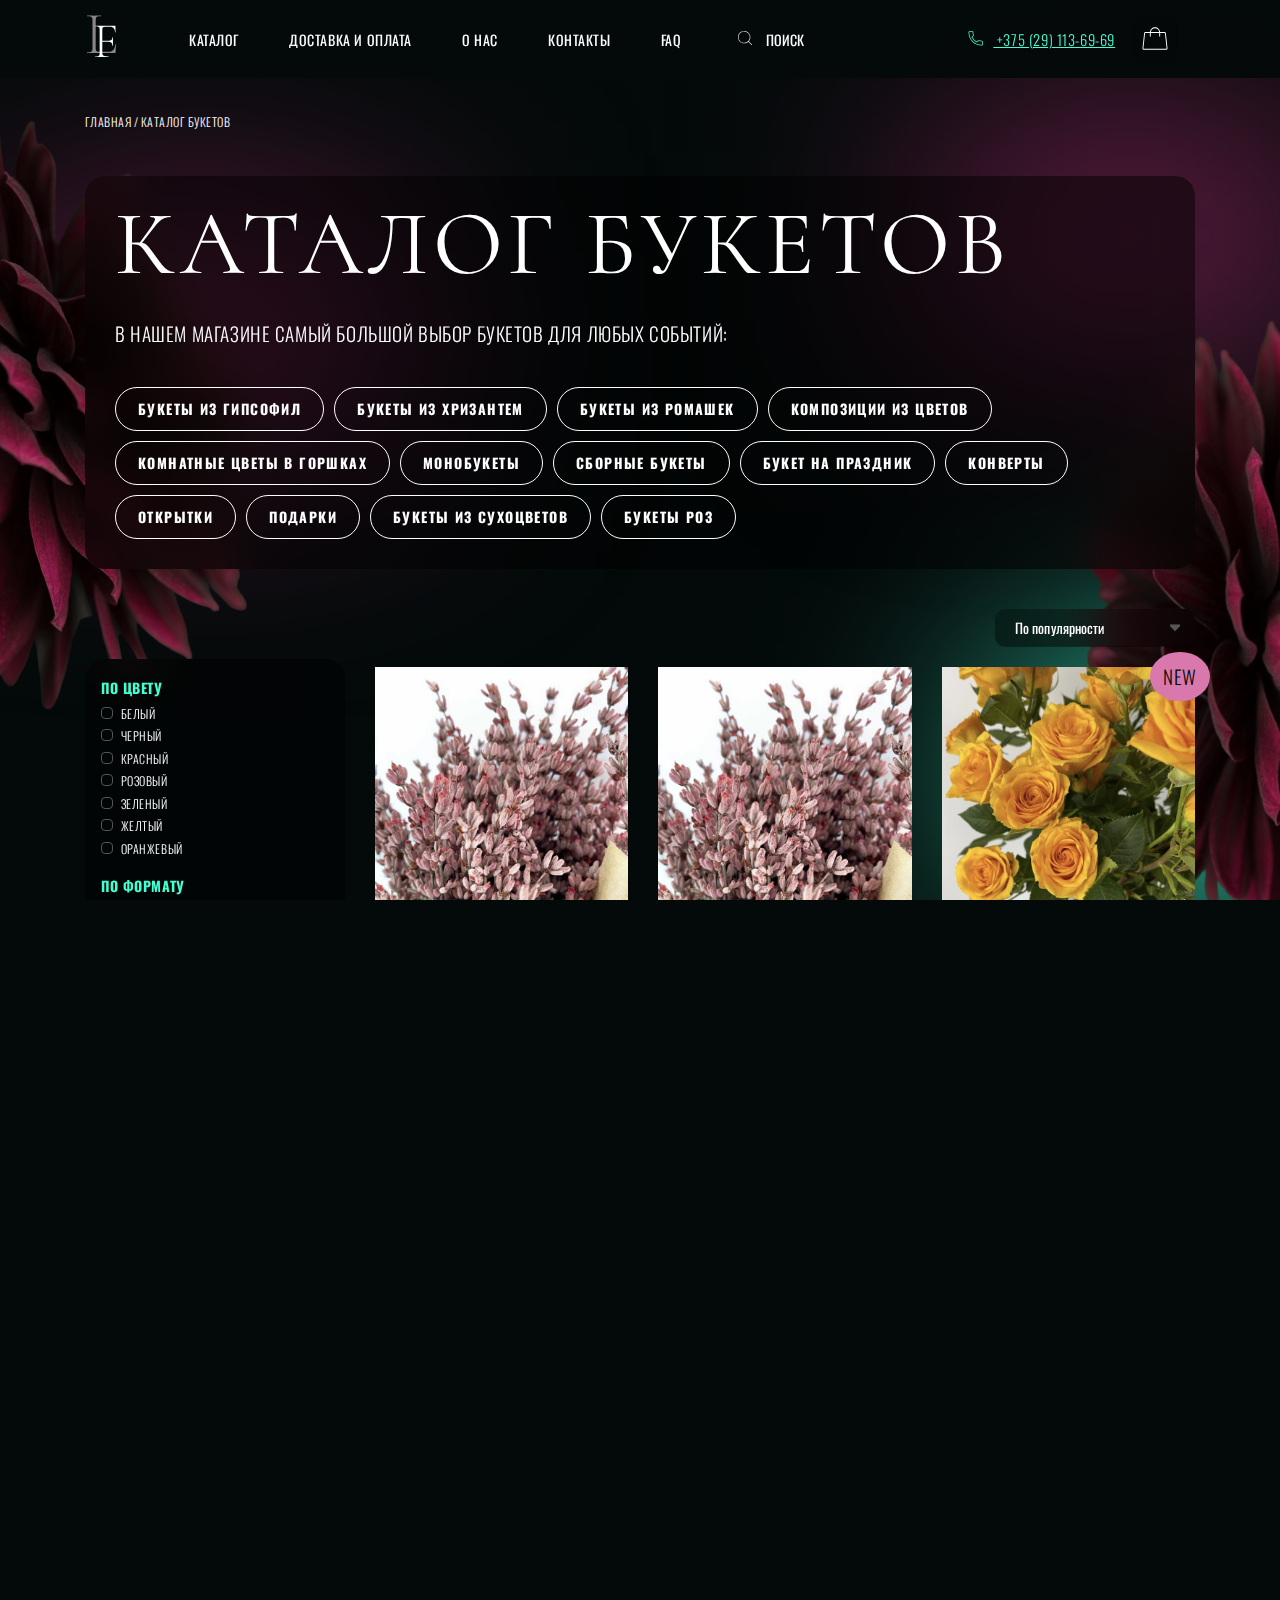
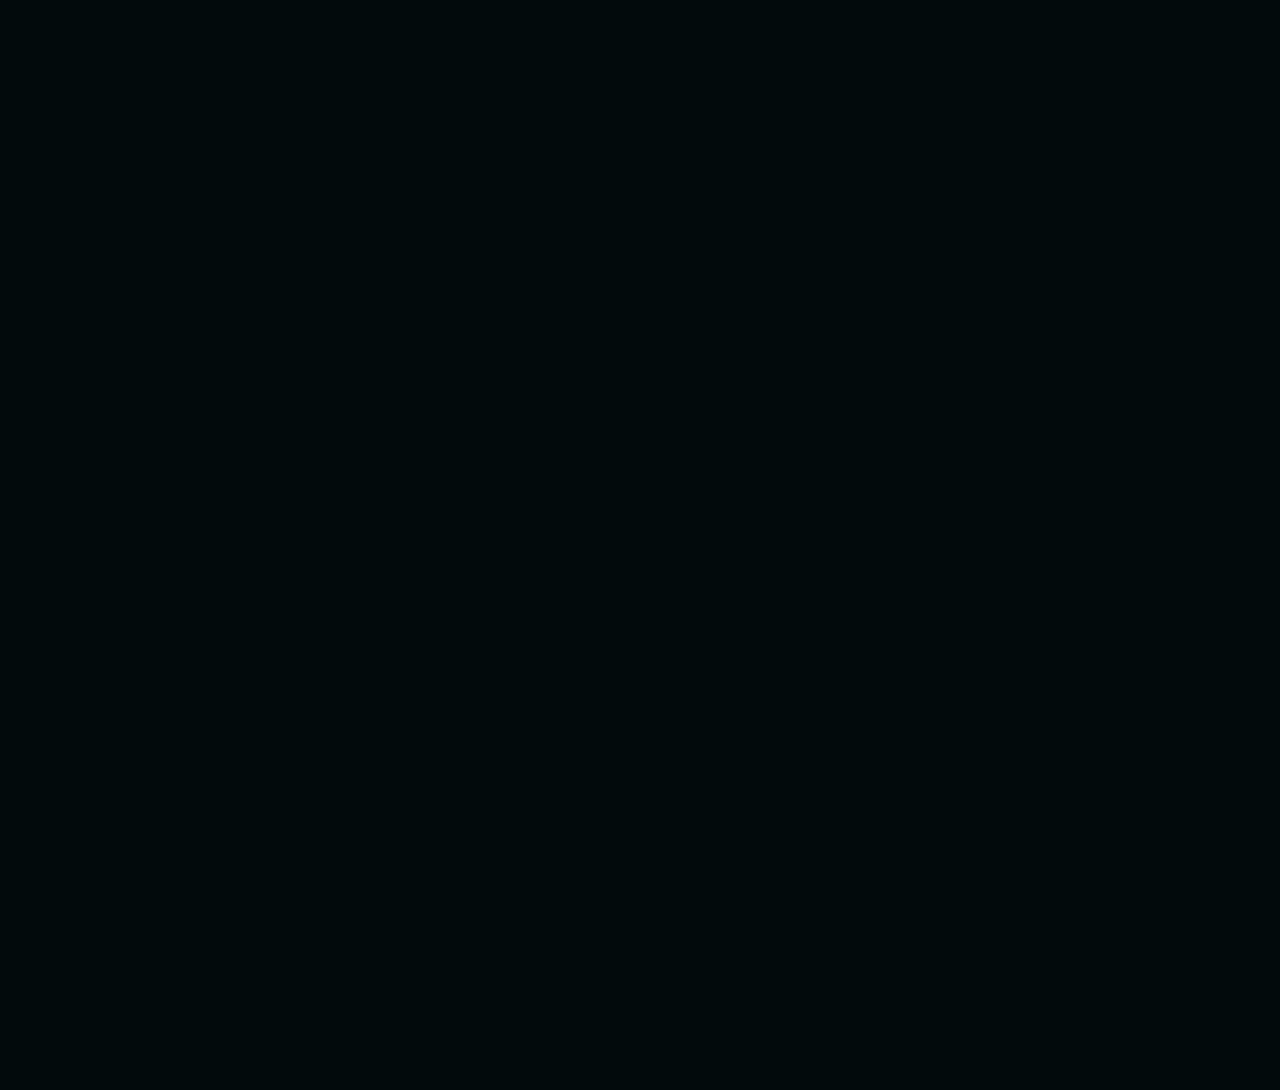
<file: catalog.html>
<!DOCTYPE html>
<html lang="en">
  <head>
    <meta charset="UTF-8" />
    <meta name="viewport" content="width=device-width, initial-scale=1" />
    <title>Document</title>
    <!-- Fonts google -->
    <link rel="preconnect" href="https://fonts.googleapis.com" />
    <link rel="preconnect" href="https://fonts.gstatic.com" crossorigin />
    <link
      href="https://fonts.googleapis.com/css2?family=Cormorant:wght@300;400;500;600;700&family=Oswald:wght@200;300;400;500;600;700&display=swap"
      rel="stylesheet"
    />

    <!-- favicon -->
    <link
      rel="shortcut icon"
      href="images//icons/logo.svg"
      type="image/x-icon"
    />

    <!-- Css for uisliderRange lib-->
    <link rel="stylesheet" href="css/nouislider.min.css" />

    <!-- main css -->
    <link rel="stylesheet" href="css/style.min.css" />
    <!-- Main js -->
    <script defer src="js/main.js"></script>

    <!-- noUISlider for range filter -->
    <script defer src="js/libs/nouislider.min.js"></script>
    <script defer src="js/catalog.js"></script>
  </head>

  <body>
    <header class="header">
      <div class="container">
        <div class="header__inner">
          <button class="header__burger">
            <span class="header__burger-line header__burger-line--1"></span>
            <span class="header__burger-line header__burger-line--2"></span>
            <span class="header__burger-line header__burger-line--3"></span>
            <span class="header__burger-line header__burger-line--4"></span>
          </button>
          <a class="header__logo" href="index.html">
            <img
              class="header__logo-img"
              src="images/icons/logo.svg"
              alt="LW Logo"
            />
          </a>

          <nav class="header__nav">
            <ul class="header__list">
              <li class="header__item--logo header__item--hidden">
                <a class="header__logo--2" href="index.html">
                  <img
                    class="header__logo-img"
                    src="images/icons/logo.svg"
                    alt="LW Logo"
                  />
                </a>
              </li>
              <li class="header__item">
                <a class="header__link" href="catalog.html">КАТАЛОГ</a>
              </li>
              <li class="header__item">
                <a class="header__link" href="shipping-payment.html">
                  ДОСТАВКА И ОПЛАТА
                </a>
              </li>
              <li class="header__item">
                <a class="header__link" href="about-us.html">О НАС</a>
              </li>
              <li class="header__item">
                <a class="header__link" href="contact.html">КОНТАКТЫ</a>
              </li>
              <li class="header__item">
                <a class="header__link" href="faq.html">FAQ</a>
              </li>
              <li class="header__item--email header__item--hidden">
                <hr />
                <a href="mailto:zakaz@loverflower.by" class="header__link--big">
                  zakaz@loverflower.by
                </a>
                Доставка 24/7 по договоренности с оператором
              </li>
              <li class="header__item--address header__item--hidden">
                <span class="header__link--big">ул. Тимирязева 67</span>
                10:00 до 21:00
                <br />
                без выходных
              </li>
              <li class="header__item--phone header__item--hidden">
                <a
                  href="tel:375291136969"
                  class="header__phone header__phone--2"
                >
                  <img src="images/icons/small-phone.svg" alt="Phone Icon" />
                  +375 (29) 113-69-69
                </a>
              </li>

              <li class="header__item--social">
                <a class="header__link--social" href="#">
                  <img src="images/icons/instagram.svg" alt="Instagram" />
                </a>
                <a class="header__link--social" href="#">
                  <img src="images/icons/whatsap.svg" alt="Whatsap" />
                </a>
              </li>
            </ul>
          </nav>

          <button class="header__search-btn">
            <svg
              width="16"
              height="16"
              fill="none"
              xmlns="http://www.w3.org/2000/svg"
            >
              <path
                d="M14.9489 14.5509L11.7239 11.326C12.8154 10.1308 13.3957 8.55591 13.3407 6.93829C13.2857 5.32068 12.5998 3.78882 11.4297 2.67051C10.2597 1.5522 8.69835 0.936262 7.0799 0.954495C5.46145 0.972728 3.91441 1.62368 2.76982 2.76807C1.62523 3.91246 0.974004 5.45938 0.955484 7.07783C0.936965 8.69627 1.55263 10.2577 2.67073 11.428C3.78883 12.5982 5.32057 13.2844 6.93818 13.3397C8.55578 13.395 10.1308 12.8149 11.3261 11.7237L14.5512 14.9488C14.6039 15.0015 14.6755 15.0311 14.7501 15.0311C14.8247 15.0311 14.8962 15.0014 14.9489 14.9487C15.0017 14.8959 15.0313 14.8244 15.0313 14.7498C15.0313 14.6752 15.0016 14.6037 14.9489 14.5509ZM1.53175 7.15602C1.53175 6.0435 1.86165 4.95597 2.47974 4.03094C3.09782 3.10591 3.97632 2.38494 5.00416 1.9592C6.03199 1.53346 7.16299 1.42206 8.25413 1.6391C9.34528 1.85615 10.3476 2.39188 11.1342 3.17855C11.9209 3.96522 12.4566 4.9675 12.6737 6.05864C12.8907 7.14978 12.7793 8.28078 12.3536 9.30862C11.9278 10.3365 11.2069 11.215 10.2818 11.833C9.35681 12.4511 8.26927 12.781 7.15675 12.781C5.66542 12.7793 4.23566 12.1862 3.18113 11.1316C2.1266 10.0771 1.53343 8.64735 1.53175 7.15602Z"
                fill=""
              />
            </svg>

            ПОИСК
          </button>

          <a href="tel:375291136969" class="header__phone">
            <img src="images/icons/small-phone.svg" alt="Phone Icon" />
            +375 (29) 113-69-69
          </a>

          <button class="header__basket-btn">
            <svg
              width="26"
              height="23"
              fill="none"
              xmlns="http://www.w3.org/2000/svg"
            >
              <path
                d="M25.5375 21.2201L23.871 6.22006C23.8331 5.87597 23.6695 5.558 23.4115 5.32713C23.1536 5.09626 22.8195 4.96876 22.4733 4.96908H18.1339C18.017 3.68823 17.4255 2.49732 16.4757 1.63016C15.5258 0.763 14.286 0.282227 12.9999 0.282227C11.7137 0.282227 10.474 0.763 9.52408 1.63016C8.57419 2.49732 7.98276 3.68823 7.86588 4.96908H3.52643C3.18026 4.96876 2.84616 5.09626 2.58822 5.32713C2.33027 5.558 2.16665 5.87597 2.12874 6.22006L0.462212 21.2201C0.440375 21.4166 0.460243 21.6156 0.520518 21.8039C0.580792 21.9923 0.680118 22.1658 0.81201 22.3132C0.943902 22.4605 1.10539 22.5784 1.28594 22.6591C1.46648 22.7398 1.66202 22.7816 1.85979 22.7816H24.1398C24.3376 22.7816 24.5332 22.7399 24.7137 22.6592C24.8943 22.5785 25.0558 22.4606 25.1877 22.3132C25.3196 22.1658 25.4189 21.9923 25.4792 21.804C25.5395 21.6156 25.5594 21.4166 25.5375 21.2201V21.2201ZM12.9999 1.21908C14.0371 1.22046 15.0376 1.60342 15.8107 2.29499C16.5838 2.98655 17.0754 3.93838 17.1919 4.96908H8.80784C8.92432 3.93838 9.41594 2.98655 10.189 2.29499C10.9621 1.60342 11.9626 1.22046 12.9999 1.21908V1.21908ZM24.4892 21.688C24.4454 21.7374 24.3917 21.7769 24.3314 21.8038C24.2712 21.8307 24.2059 21.8445 24.1399 21.8441H1.85979C1.79387 21.8441 1.72869 21.8302 1.66851 21.8033C1.60833 21.7763 1.5545 21.737 1.51054 21.6879C1.46658 21.6388 1.43348 21.5809 1.41339 21.5182C1.3933 21.4554 1.38669 21.3891 1.39397 21.3235L3.06061 6.32354C3.07326 6.20886 3.12779 6.10289 3.21375 6.02594C3.29972 5.949 3.41106 5.90649 3.52643 5.90658H7.84362V9.18783C7.84362 9.31215 7.893 9.43138 7.98091 9.51929C8.06882 9.6072 8.18805 9.65658 8.31237 9.65658C8.43669 9.65658 8.55592 9.6072 8.64383 9.51929C8.73173 9.43138 8.78112 9.31215 8.78112 9.18783V5.90658H17.2186V9.18783C17.2186 9.31215 17.268 9.43138 17.3559 9.51929C17.4438 9.6072 17.563 9.65658 17.6874 9.65658C17.8117 9.65658 17.9309 9.6072 18.0188 9.51929C18.1067 9.43138 18.1561 9.31215 18.1561 9.18783V5.90658H22.4733C22.5887 5.90649 22.7 5.949 22.786 6.02594C22.8719 6.10289 22.9265 6.20886 22.9391 6.32354L24.6058 21.3235C24.6134 21.3891 24.607 21.4555 24.5869 21.5184C24.5667 21.5812 24.5334 21.6391 24.4892 21.688V21.688Z"
              />
            </svg>
            <span class="header__basket-item-score"></span>
          </button>
          <div class="header__basket-container">
            <div class="header__basket-row">
              <p class="header__basket-title">ВАША КОРЗИНА</p>
              <button class="header__basket-btn-close">
                <svg
                  width="30"
                  height="30"
                  fill="none"
                  xmlns="http://www.w3.org/2000/svg"
                >
                  <path
                    d="M22.3822 6.76953L23.2306 7.61793L7.61744 23.2299L6.76904 22.3821L22.3822 6.76953Z"
                    fill="#43FFD2"
                  />
                  <path
                    d="M7.61744 6.76953L23.2306 22.3815L22.3822 23.2305L6.76904 7.61853L7.61744 6.76953Z"
                    fill="#43FFD2"
                  />
                </svg>
              </button>
            </div>
            <ul class="header__basket-list basket-list">
              <li class="basket-list__item">
                <a href="#">
                  <img
                    class="basket-list__img"
                    src="images/bouquets-gallery/popular-bouquets--1.png"
                  />
                </a>
                <div class="basket-list__info basket-list__info--1">
                  <a class="basket-list__name" href="#">Лучший день</a>
                  <label class="basket-list__input-label">
                    <span class="basket-list__input--minus basket__btn--minus">
                      -
                    </span>
                    <input class="basket-list__input" type="number" value="1" />
                    <span class="basket-list__input--add basket__btn--add">
                      +
                    </span>
                  </label>
                </div>
                <div class="basket-list__info basket-list__info--2">
                  <div class="basket-list__item-price">167.00 ₽</div>
                  <button class="basket-list__btn-delete">УДАЛИТЬ</button>
                </div>
              </li>
              <li class="basket-list__item">
                <a href="#">
                  <img
                    class="basket-list__img"
                    src="images/bouquets-gallery/popular-bouquets--2.png"
                  />
                </a>
                <div class="basket-list__info basket-list__info--1">
                  <a class="basket-list__name" href="#">ГАРДЕНИЯ</a>
                  <label class="basket-list__input-label">
                    <span class="basket-list__input--minus basket__btn--minus">
                      -
                    </span>
                    <input class="basket-list__input" type="number" value="1" />
                    <span class="basket-list__input--add basket__btn--add">
                      +
                    </span>
                  </label>
                </div>
                <div class="basket-list__info basket-list__info--2">
                  <div class="basket-list__item-price">167.00 ₽</div>
                  <button class="basket-list__btn-delete">УДАЛИТЬ</button>
                </div>
              </li>
            </ul>

            <p class="header__basket-paragraph">
              <span class="header__basket-paragraph--price">
                ПРЕВАРИТЕЛЬНЫЙ ИТОГ:
                <span class="header__basket-total-price">315.00 РУБ</span>
              </span>
              <br />
              Чтобы узнать стоимость доставки, перейдите к оформлению заказа.
            </p>

            <a class="header__basket-btn-issue btn--2" href="ordering.html">
              ОФОРМИТЬ ЗАКАЗ
            </a>
          </div>
        </div>
      </div>
    </header>
    <main class="main">
      <div class="crumbs-links">
        <div class="container">
          <a href="index.html" class="crumbs-links__link">ГЛАВНАЯ</a>
          <span class="crumbs-links__here">КАТАЛОГ БУКЕТОВ</span>
        </div>
      </div>
      <section class="catalog">
        <div class="container">
          <div class="catalog__inner">
            <div class="catalog__header">
              <h1 class="catalog__title title">КАТАЛОГ БУКЕТОВ</h1>
              <p class="catalog__paragraph paragraph">
                В нашем магазине самый большой выбор букетов для любых событий:
              </p>
              <ul class="catalog__types">
                <li class="catalog__type">
                  <a class="catalog__type-link btn--2" href="#">
                    Букеты из гипсофил
                  </a>
                </li>
                <li class="catalog__type">
                  <a class="catalog__type-link btn--2" href="#">
                    Букеты из хризантем
                  </a>
                </li>
                <li class="catalog__type">
                  <a class="catalog__type-link btn--2" href="#">
                    Букеты из ромашек
                  </a>
                </li>
                <li class="catalog__type">
                  <a class="catalog__type-link btn--2" href="#">
                    Композиции из цветов
                  </a>
                </li>
                <li class="catalog__type">
                  <a class="catalog__type-link btn--2" href="#">
                    Комнатные цветы в горшках
                  </a>
                </li>
                <li class="catalog__type">
                  <a class="catalog__type-link btn--2" href="#">Монобукеты</a>
                </li>
                <li class="catalog__type">
                  <a class="catalog__type-link btn--2" href="#">
                    Сборные букеты
                  </a>
                </li>
                <li class="catalog__type">
                  <a class="catalog__type-link btn--2" href="#">
                    Букет на праздник
                  </a>
                </li>
                <li class="catalog__type">
                  <a class="catalog__type-link btn--2" href="#">Конверты</a>
                </li>
                <li class="catalog__type">
                  <a class="catalog__type-link btn--2" href="#">Открытки</a>
                </li>
                <li class="catalog__type">
                  <a class="catalog__type-link btn--2" href="#">Подарки</a>
                </li>
                <li class="catalog__type">
                  <a class="catalog__type-link btn--2" href="#">
                    Букеты из сухоцветов
                  </a>
                </li>
                <li class="catalog__type">
                  <a class="catalog__type-link btn--2" href="#">Букеты роз</a>
                </li>
              </ul>
            </div>
            <div class="catalog__row">
              <aside class="catalog__filter">
                <button class="catalog__filter-btn-open">ФИЛЬТР ⚙️</button>

                <div class="catalog__filter-groups">
                  <div class="catalog__filter-group">
                    <span class="catalog__filter-subtitle">ПО ЦВЕТУ</span>
                    <div class="catalog__filter-group-items">
                      <label class="catalog__filter-label">
                        <input class="catalog__filter-input" type="checkbox" />
                        БЕЛЫЙ
                      </label>
                      <label class="catalog__filter-label">
                        <input class="catalog__filter-input" type="checkbox" />
                        ЧЕРНЫЙ
                      </label>
                      <label class="catalog__filter-label">
                        <input class="catalog__filter-input" type="checkbox" />

                        КРАСНЫЙ
                      </label>
                      <label class="catalog__filter-label">
                        <input class="catalog__filter-input" type="checkbox" />

                        РОЗОВЫЙ
                      </label>
                      <label class="catalog__filter-label">
                        <input class="catalog__filter-input" type="checkbox" />

                        ЗЕЛЕНЫЙ
                      </label>
                      <label class="catalog__filter-label">
                        <input class="catalog__filter-input" type="checkbox" />

                        ЖЕЛТЫЙ
                      </label>
                      <label class="catalog__filter-label">
                        <input class="catalog__filter-input" type="checkbox" />

                        ОРАНЖЕВЫЙ
                      </label>
                    </div>
                  </div>
                  <div class="catalog__filter-group">
                    <span class="catalog__filter-subtitle">ПО ФОРМАТУ</span>
                    <div class="catalog__filter-group-items">
                      <label class="catalog__filter-label">
                        <input class="catalog__filter-input" type="checkbox" />

                        БУКЕТ
                      </label>
                      <label class="catalog__filter-label">
                        <input class="catalog__filter-input" type="checkbox" />

                        В ВАЗЕ
                      </label>
                      <label class="catalog__filter-label">
                        <input class="catalog__filter-input" type="checkbox" />

                        В КОНВЕРТЕ
                      </label>
                      <label class="catalog__filter-label">
                        <input class="catalog__filter-input" type="checkbox" />

                        В КОРЗИНЕ
                      </label>
                      <label class="catalog__filter-label">
                        <input class="catalog__filter-input" type="checkbox" />

                        В ЯЩИКЕ
                      </label>
                    </div>
                  </div>
                  <div class="catalog__filter-group">
                    <span class="catalog__filter-subtitle">CТОИМОСТЬ</span>
                    <div
                      class="catalog__filter-price-range"
                      id="filter-price-range"
                    ></div>

                    <label
                      class="catalog__filter-price-text catalog__filter-label"
                    >
                      Цена: 45.00 ₽ – 2000.00 ₽
                    </label>
                  </div>
                  <div class="catalog__filter-group">
                    <span class="catalog__filter-subtitle">ПО ЦВЕТКУ</span>
                    <div
                      class="catalog__filter-group-items catalog__filter-group-items--many"
                    >
                      <label class="catalog__filter-label">
                        <input class="catalog__filter-input" type="checkbox" />

                        Роза
                      </label>
                      <label class="catalog__filter-label">
                        <input class="catalog__filter-input" type="checkbox" />

                        Ромашка
                      </label>
                      <label class="catalog__filter-label">
                        <input class="catalog__filter-input" type="checkbox" />

                        ПИОНА
                      </label>
                      <label class="catalog__filter-label">
                        <input class="catalog__filter-input" type="checkbox" />

                        Альстромерия
                      </label>
                      <label class="catalog__filter-label">
                        <input class="catalog__filter-input" type="checkbox" />

                        Антуриум
                      </label>
                      <label class="catalog__filter-label">
                        <input class="catalog__filter-input" type="checkbox" />

                        Аспарагус
                      </label>
                      <label class="catalog__filter-label">
                        <input class="catalog__filter-input" type="checkbox" />

                        Астильба
                      </label>
                      <label class="catalog__filter-label">
                        <input class="catalog__filter-input" type="checkbox" />

                        Астранция
                      </label>
                    </div>
                  </div>
                  <button class="catalog__filter-btn-search btn--2">
                    ИСКАТЬ
                  </button>
                  <button class="catalog__filter-btn-reset">
                    СБРОСИТЬ ФИЛЬТР
                  </button>
                </div>
              </aside>

              <div class="catalog__product-cards-wrapper">
                <div class="catalog__product-cards-sort-wrapper">
                  <select class="catalog__product-cards-sort">
                    <option
                      selected
                      class="catalog__product-cards-sort-option"
                      value="Popular"
                    >
                      По популярности
                    </option>
                    <option
                      class="catalog__product-cards-sort-option"
                      value="Min price"
                    >
                      По меньшей цене ↑
                    </option>
                    <option
                      class="catalog__product-cards-sort-option"
                      value="Max Price"
                    >
                      По большей цене ↓
                    </option>
                  </select>
                </div>
                <ul class="catalog__product-cards">
                  <li class="catalog__product-card product-card">
                    <a class="product-card__link-wrapper" href="product.html">
                      <img
                        class="product-card__img"
                        src="images/bouquets-gallery/popular-bouquets--1.png"
                        alt="КАРТИНКА БУКЕТА 'ЛУЧШИЙ ДЕНЬ'"
                      />
                    </a>
                    <p class="product-card__name paragraph">ЛУЧШИЙ ДЕНЬ</p>
                    <p class="product-card__price">167.00 ₽</p>
                    <button class="product-card__button btn--2">
                      В КОРЗИНУ
                    </button>
                  </li>
                  <li class="catalog__product-card product-card">
                    <a class="product-card__link-wrapper" href="product.html">
                      <img
                        class="product-card__img"
                        src="images/bouquets-gallery/popular-bouquets--1.png"
                        alt="КАРТИНКА БУКЕТА 'ЛУЧШИЙ ДЕНЬ'"
                      />
                    </a>
                    <p class="product-card__name paragraph">ЛУЧШИЙ ДЕНЬ</p>
                    <p class="product-card__price">167.00 ₽</p>
                    <button class="product-card__button btn--2">
                      В КОРЗИНУ
                    </button>
                  </li>
                  <li
                    class="catalog__product-card product-card product-card--new"
                  >
                    <span
                      class="product-card__notice product-card__notice--new paragraph"
                    >
                      NEW
                    </span>
                    <a class="product-card__link-wrapper" href="product.html">
                      <img
                        class="product-card__img"
                        src="images/bouquets-gallery/popular-bouquets--2.png"
                        alt="КАРТИНКА БУКЕТА 'ЛУЧШИЙ ДЕНЬ'"
                      />
                    </a>
                    <p class="product-card__name paragraph">ЛУЧШИЙ ДЕНЬ</p>
                    <p class="product-card__price">167.00 ₽</p>
                    <button class="product-card__button btn--2">
                      В КОРЗИНУ
                    </button>
                  </li>
                  <li class="catalog__product-card product-card">
                    <a class="product-card__link-wrapper" href="product.html">
                      <img
                        class="product-card__img"
                        src="images/bouquets-gallery/popular-bouquets--1.png"
                        alt="КАРТИНКА БУКЕТА 'ЛУЧШИЙ ДЕНЬ'"
                      />
                    </a>
                    <p class="product-card__name paragraph">ЛУЧШИЙ ДЕНЬ</p>
                    <p class="product-card__price">167.00 ₽</p>
                    <button class="product-card__button btn--2">
                      В КОРЗИНУ
                    </button>
                  </li>
                  <li
                    class="catalog__product-card product-card product-card--new"
                  >
                    <span
                      class="product-card__notice product-card__notice--sale paragraph"
                    >
                      SALE
                    </span>
                    <a class="product-card__link-wrapper" href="product.html">
                      <img
                        class="product-card__img"
                        src="images/bouquets-gallery/popular-bouquets--3.png"
                        alt="КАРТИНКА БУКЕТА 'ЛУЧШИЙ ДЕНЬ'"
                      />
                    </a>
                    <p class="product-card__name paragraph">ЛУЧШИЙ ДЕНЬ</p>
                    <p class="product-card__price">
                      167.00 ₽
                      <span class="product-card__price--past">187.00 ₽</span>
                    </p>
                    <button class="product-card__button btn--2">
                      В КОРЗИНУ
                    </button>
                  </li>
                  <li
                    class="catalog__product-card product-card product-card--new"
                  >
                    <span
                      class="product-card__notice product-card__notice--new paragraph"
                    >
                      NEW
                    </span>
                    <a class="product-card__link-wrapper" href="product.html">
                      <img
                        class="product-card__img"
                        src="images/bouquets-gallery/popular-bouquets--2.png"
                        alt="КАРТИНКА БУКЕТА 'ЛУЧШИЙ ДЕНЬ'"
                      />
                    </a>
                    <p class="product-card__name paragraph">ЛУЧШИЙ ДЕНЬ</p>
                    <p class="product-card__price">167.00 ₽</p>
                    <button class="product-card__button btn--2">
                      В КОРЗИНУ
                    </button>
                  </li>
                  <li class="catalog__product-card product-card">
                    <a class="product-card__link-wrapper" href="product.html">
                      <img
                        class="product-card__img"
                        src="images/bouquets-gallery/popular-bouquets--1.png"
                        alt="КАРТИНКА БУКЕТА 'ЛУЧШИЙ ДЕНЬ'"
                      />
                    </a>
                    <p class="product-card__name paragraph">ЛУЧШИЙ ДЕНЬ</p>
                    <p class="product-card__price">167.00 ₽</p>
                    <button class="product-card__button btn--2">
                      В КОРЗИНУ
                    </button>
                  </li>
                  <li
                    class="catalog__product-card product-card product-card--new"
                  >
                    <span
                      class="product-card__notice product-card__notice--sale paragraph"
                    >
                      SALE
                    </span>
                    <a class="product-card__link-wrapper" href="product.html">
                      <img
                        class="product-card__img"
                        src="images/bouquets-gallery/popular-bouquets--3.png"
                        alt="КАРТИНКА БУКЕТА 'ЛУЧШИЙ ДЕНЬ'"
                      />
                    </a>
                    <p class="product-card__name paragraph">ЛУЧШИЙ ДЕНЬ</p>
                    <p class="product-card__price">
                      167.00 ₽
                      <span class="product-card__price--past">187.00 ₽</span>
                    </p>
                    <button class="product-card__button btn--2">
                      В КОРЗИНУ
                    </button>
                  </li>
                  <li
                    class="catalog__product-card product-card product-card--new"
                  >
                    <span
                      class="product-card__notice product-card__notice--new paragraph"
                    >
                      NEW
                    </span>
                    <a class="product-card__link-wrapper" href="product.html">
                      <img
                        class="product-card__img"
                        src="images/bouquets-gallery/popular-bouquets--2.png"
                        alt="КАРТИНКА БУКЕТА 'ЛУЧШИЙ ДЕНЬ'"
                      />
                    </a>
                    <p class="product-card__name paragraph">ЛУЧШИЙ ДЕНЬ</p>
                    <p class="product-card__price">167.00 ₽</p>
                    <button class="product-card__button btn--2">
                      В КОРЗИНУ
                    </button>
                  </li>
                </ul>
              </div>
            </div>
          </div>
          <div class="catalog__decor-gradient catalog__decor-gradient--1"></div>
          <div class="catalog__decor-gradient catalog__decor-gradient--2"></div>
          <div class="catalog__decor-gradient catalog__decor-gradient--3"></div>
          <div class="catalog__decor-gradient catalog__decor-gradient--4"></div>
          <div class="catalog__decor-gradient catalog__decor-gradient--5"></div>
        </div>
        <img
          class="catalog__decor-flower catalog__decor-flower--1"
          src="images/site-decor/catalog__decor-flower.png"
        />
        <img
          class="catalog__decor-flower catalog__decor-flower--2"
          src="images/site-decor/catalog__decor-flower.png"
        />
      </section>
    </main>
    <footer class="footer">
      <div class="container">
        <div class="footer__inner">
          <div class="footer__info">
            <a class="footer__logo" href="index.html">
              <img
                class="footer__logo-img"
                src="images/icons/logo.svg"
                alt="LW Logo"
              />
            </a>
            <p class="footer__subtitle">РЕКВИЗИТЫ</p>
            <p class="footer__paragraph">
              ООО «Ловефлове» 220035, Республика Беларусь, г. Минск, ул.
              Тимирязева д. 67, комн. 112 (пом.11) УНП 193263781, р/с
              BY55MTBK30120001093300096372 ЗАО «МТБанк», БИК MTBKBY22 220007, г.
              Минск, улица Толстого
            </p>
          </div>
          <ul class="footer__list footer__list--1">
            <li class="footer__list-item footer__subtitle">Каталог</li>
            <li class="footer__list-item">
              <a class="footer__list-link" href="catalog.html">Популярное</a>
            </li>
            <li class="footer__list-item">
              <a class="footer__list-link" href="catalog.html">Сухоцветы</a>
            </li>
            <li class="footer__list-item">
              <a class="footer__list-link" href="catalog.html">Букеты роз</a>
            </li>
            <li class="footer__list-item">
              <a class="footer__list-link" href="catalog.html">
                Композиции из цветов
              </a>
            </li>
            <li class="footer__list-item">
              <a class="footer__list-link" href="catalog.html">
                Индивидуальный букет
              </a>
            </li>
            <li class="footer__list-item">
              <a class="footer__list-link" href="catalog.html">
                Букет на праздник
              </a>
            </li>
            <li class="footer__list-item">
              <a class="footer__list-link" href="catalog.html">
                Упаковка подарков
              </a>
            </li>
            <li class="footer__list-item">
              <a class="footer__list-link" href="catalog.html">Шары</a>
            </li>
            <li class="footer__list-item">
              <a class="footer__list-link" href="catalog.html">Открытки</a>
            </li>
            <li class="footer__list-item">
              <a class="footer__list-link" href="catalog.html">Конверты</a>
            </li>
          </ul>
          <ul class="footer__list footer__list--2">
            <li class="footer__list-item footer__subtitle">БУКЕТ</li>
            <li class="footer__list-item">
              <a class="footer__list-link" href="catalog.html">Для девушки</a>
            </li>
            <li class="footer__list-item">
              <a class="footer__list-link" href="catalog.html">Для мужчины</a>
            </li>
            <li class="footer__list-item">
              <a class="footer__list-link" href="catalog.html">Для жены</a>
            </li>
            <li class="footer__list-item">
              <a class="footer__list-link" href="catalog.html">Для мамы</a>
            </li>
            <li class="footer__list-item">
              <a class="footer__list-link" href="catalog.html">Для коллеги</a>
            </li>
            <li class="footer__list-item">
              <a class="footer__list-link" href="catalog.html">
                Для начальника
              </a>
            </li>
            <li class="footer__list-item">
              <a class="footer__list-link" href="catalog.html">Для дочки</a>
            </li>
            <li class="footer__list-item">
              <a class="footer__list-link" href="catalog.html">Для детей</a>
            </li>
          </ul>
          <ul class="footer__list footer__list--3">
            <li class="footer__list-item-subtitle">
              <a
                class="footer__list-link-subtitle footer__subtitle"
                href="shipping-payment.html"
              >
                Доставка и оплата
              </a>
            </li>
            <li class="footer__list-item-subtitle">
              <a
                class="footer__list-link-subtitle footer__subtitle"
                href="about-us.html"
              >
                О нас
              </a>
            </li>
            <li class="footer__list-item-subtitle">
              <a
                class="footer__list-link-subtitle footer__subtitle"
                href="faq.html"
              >
                FAQ
              </a>
            </li>
            <li class="footer__list-item-subtitle">
              <a
                class="footer__list-link-subtitle footer__subtitle"
                href="contact.html"
              >
                Контакты
              </a>
            </li>
          </ul>
          <div class="footer__contact">
            <a class="footer__contact-email" href="mailto:zakaz@loverflower.by">
              zakaz@loverflower.by
              <br />
              <span class="footer__contact-text">
                Доставка 24/7 по договоренности с оператором
              </span>
            </a>
            <address class="footer__contact-address">
              ул. Тимирязева 67
              <br />
              <span class="footer__contact-text">
                10:00 до 21:00
                <br />
                без выходных
              </span>
            </address>
            <a href="tel:375291136969" class="footer__contact-phone">
              +375 (29) 113-69-69
              <br />
              <span class="footer__contact-text">
                прием звонков круглосуточно
              </span>
            </a>
          </div>
        </div>
      </div>
    </footer>

    <div class="overlay-bg"></div>
  </body>
</html>
</file>
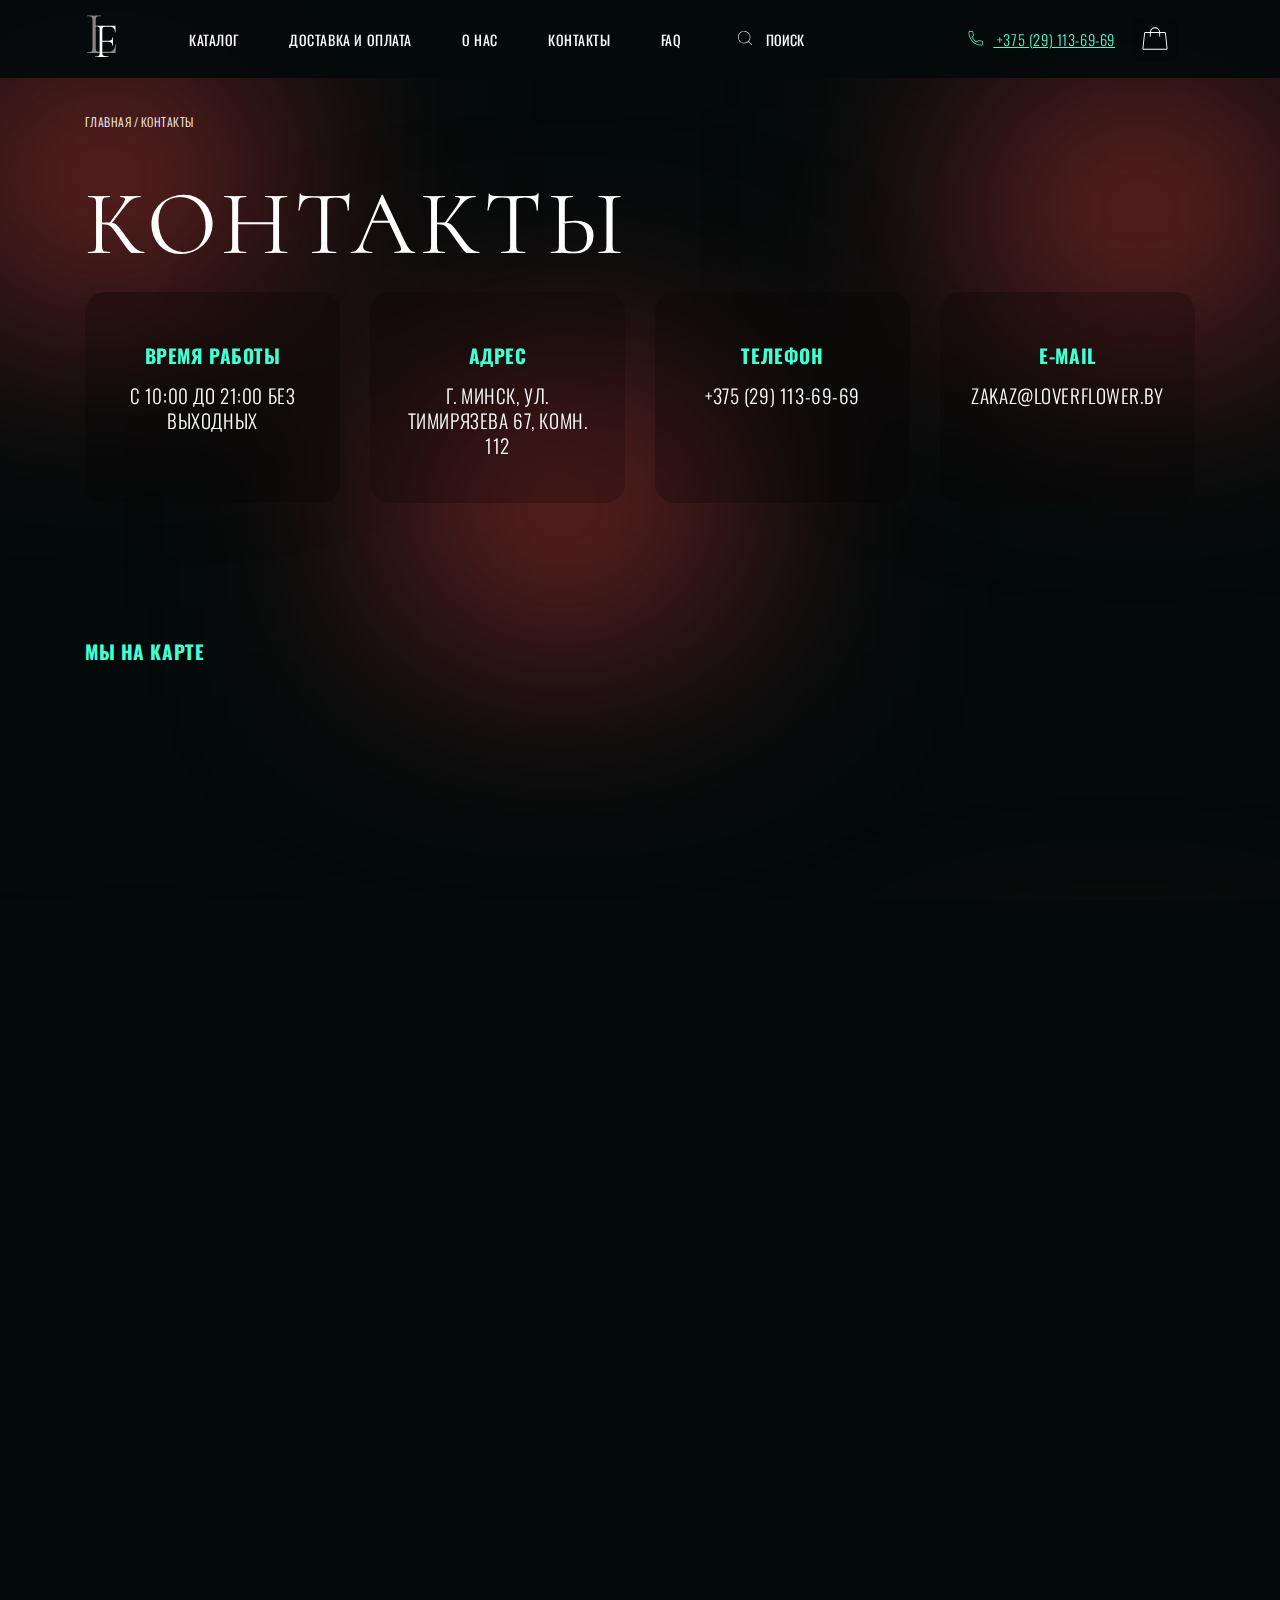
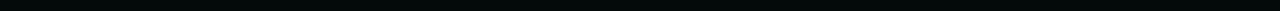
<file: contact.html>
<!DOCTYPE html>
<html lang="en">
  <head>
    <meta charset="UTF-8" />
    <meta name="viewport" content="width=device-width, initial-scale=1" />
    <title>Document</title>
    <!-- Fonts google -->
    <link rel="preconnect" href="https://fonts.googleapis.com" />
    <link rel="preconnect" href="https://fonts.gstatic.com" crossorigin />
    <link
      href="https://fonts.googleapis.com/css2?family=Cormorant:wght@300;400;500;600;700&family=Oswald:wght@200;300;400;500;600;700&display=swap"
      rel="stylesheet"
    />

    <!-- favicon -->
    <link
      rel="shortcut icon"
      href="images//icons/logo.svg"
      type="image/x-icon"
    />
    <!-- main css -->
    <link rel="stylesheet" href="css/style.min.css" />

    <!-- Global js -->
    <script defer src="js/main.js"></script>
  </head>

  <body>
    <header class="header">
      <div class="container">
        <div class="header__inner">
          <button class="header__burger">
            <span class="header__burger-line header__burger-line--1"></span>
            <span class="header__burger-line header__burger-line--2"></span>
            <span class="header__burger-line header__burger-line--3"></span>
            <span class="header__burger-line header__burger-line--4"></span>
          </button>
          <a class="header__logo" href="index.html">
            <img
              class="header__logo-img"
              src="images/icons/logo.svg"
              alt="LW Logo"
            />
          </a>

          <nav class="header__nav">
            <ul class="header__list">
              <li class="header__item--logo header__item--hidden">
                <a class="header__logo--2" href="index.html">
                  <img
                    class="header__logo-img"
                    src="images/icons/logo.svg"
                    alt="LW Logo"
                  />
                </a>
              </li>
              <li class="header__item">
                <a class="header__link" href="catalog.html">КАТАЛОГ</a>
              </li>
              <li class="header__item">
                <a class="header__link" href="shipping-payment.html">
                  ДОСТАВКА И ОПЛАТА
                </a>
              </li>
              <li class="header__item">
                <a class="header__link" href="about-us.html">О НАС</a>
              </li>
              <li class="header__item">
                <a class="header__link" href="contact.html">КОНТАКТЫ</a>
              </li>
              <li class="header__item">
                <a class="header__link" href="faq.html">FAQ</a>
              </li>
              <li class="header__item--email header__item--hidden">
                <hr />
                <a href="mailto:zakaz@loverflower.by" class="header__link--big">
                  zakaz@loverflower.by
                </a>
                Доставка 24/7 по договоренности с оператором
              </li>
              <li class="header__item--address header__item--hidden">
                <span class="header__link--big">ул. Тимирязева 67</span>
                10:00 до 21:00
                <br />
                без выходных
              </li>
              <li class="header__item--phone header__item--hidden">
                <a
                  href="tel:375291136969"
                  class="header__phone header__phone--2"
                >
                  <img src="images/icons/small-phone.svg" alt="Phone Icon" />
                  +375 (29) 113-69-69
                </a>
              </li>

              <li class="header__item--social">
                <a class="header__link--social" href="#">
                  <img src="images/icons/instagram.svg" alt="Instagram" />
                </a>
                <a class="header__link--social" href="#">
                  <img src="images/icons/whatsap.svg" alt="Whatsap" />
                </a>
              </li>
            </ul>
          </nav>

          <button class="header__search-btn">
            <svg
              width="16"
              height="16"
              fill="none"
              xmlns="http://www.w3.org/2000/svg"
            >
              <path
                d="M14.9489 14.5509L11.7239 11.326C12.8154 10.1308 13.3957 8.55591 13.3407 6.93829C13.2857 5.32068 12.5998 3.78882 11.4297 2.67051C10.2597 1.5522 8.69835 0.936262 7.0799 0.954495C5.46145 0.972728 3.91441 1.62368 2.76982 2.76807C1.62523 3.91246 0.974004 5.45938 0.955484 7.07783C0.936965 8.69627 1.55263 10.2577 2.67073 11.428C3.78883 12.5982 5.32057 13.2844 6.93818 13.3397C8.55578 13.395 10.1308 12.8149 11.3261 11.7237L14.5512 14.9488C14.6039 15.0015 14.6755 15.0311 14.7501 15.0311C14.8247 15.0311 14.8962 15.0014 14.9489 14.9487C15.0017 14.8959 15.0313 14.8244 15.0313 14.7498C15.0313 14.6752 15.0016 14.6037 14.9489 14.5509ZM1.53175 7.15602C1.53175 6.0435 1.86165 4.95597 2.47974 4.03094C3.09782 3.10591 3.97632 2.38494 5.00416 1.9592C6.03199 1.53346 7.16299 1.42206 8.25413 1.6391C9.34528 1.85615 10.3476 2.39188 11.1342 3.17855C11.9209 3.96522 12.4566 4.9675 12.6737 6.05864C12.8907 7.14978 12.7793 8.28078 12.3536 9.30862C11.9278 10.3365 11.2069 11.215 10.2818 11.833C9.35681 12.4511 8.26927 12.781 7.15675 12.781C5.66542 12.7793 4.23566 12.1862 3.18113 11.1316C2.1266 10.0771 1.53343 8.64735 1.53175 7.15602Z"
                fill=""
              />
            </svg>

            ПОИСК
          </button>

          <a href="tel:375291136969" class="header__phone">
            <img src="images/icons/small-phone.svg" alt="Phone Icon" />
            +375 (29) 113-69-69
          </a>

          <button class="header__basket-btn">
            <svg
              width="26"
              height="23"
              fill="none"
              xmlns="http://www.w3.org/2000/svg"
            >
              <path
                d="M25.5375 21.2201L23.871 6.22006C23.8331 5.87597 23.6695 5.558 23.4115 5.32713C23.1536 5.09626 22.8195 4.96876 22.4733 4.96908H18.1339C18.017 3.68823 17.4255 2.49732 16.4757 1.63016C15.5258 0.763 14.286 0.282227 12.9999 0.282227C11.7137 0.282227 10.474 0.763 9.52408 1.63016C8.57419 2.49732 7.98276 3.68823 7.86588 4.96908H3.52643C3.18026 4.96876 2.84616 5.09626 2.58822 5.32713C2.33027 5.558 2.16665 5.87597 2.12874 6.22006L0.462212 21.2201C0.440375 21.4166 0.460243 21.6156 0.520518 21.8039C0.580792 21.9923 0.680118 22.1658 0.81201 22.3132C0.943902 22.4605 1.10539 22.5784 1.28594 22.6591C1.46648 22.7398 1.66202 22.7816 1.85979 22.7816H24.1398C24.3376 22.7816 24.5332 22.7399 24.7137 22.6592C24.8943 22.5785 25.0558 22.4606 25.1877 22.3132C25.3196 22.1658 25.4189 21.9923 25.4792 21.804C25.5395 21.6156 25.5594 21.4166 25.5375 21.2201V21.2201ZM12.9999 1.21908C14.0371 1.22046 15.0376 1.60342 15.8107 2.29499C16.5838 2.98655 17.0754 3.93838 17.1919 4.96908H8.80784C8.92432 3.93838 9.41594 2.98655 10.189 2.29499C10.9621 1.60342 11.9626 1.22046 12.9999 1.21908V1.21908ZM24.4892 21.688C24.4454 21.7374 24.3917 21.7769 24.3314 21.8038C24.2712 21.8307 24.2059 21.8445 24.1399 21.8441H1.85979C1.79387 21.8441 1.72869 21.8302 1.66851 21.8033C1.60833 21.7763 1.5545 21.737 1.51054 21.6879C1.46658 21.6388 1.43348 21.5809 1.41339 21.5182C1.3933 21.4554 1.38669 21.3891 1.39397 21.3235L3.06061 6.32354C3.07326 6.20886 3.12779 6.10289 3.21375 6.02594C3.29972 5.949 3.41106 5.90649 3.52643 5.90658H7.84362V9.18783C7.84362 9.31215 7.893 9.43138 7.98091 9.51929C8.06882 9.6072 8.18805 9.65658 8.31237 9.65658C8.43669 9.65658 8.55592 9.6072 8.64383 9.51929C8.73173 9.43138 8.78112 9.31215 8.78112 9.18783V5.90658H17.2186V9.18783C17.2186 9.31215 17.268 9.43138 17.3559 9.51929C17.4438 9.6072 17.563 9.65658 17.6874 9.65658C17.8117 9.65658 17.9309 9.6072 18.0188 9.51929C18.1067 9.43138 18.1561 9.31215 18.1561 9.18783V5.90658H22.4733C22.5887 5.90649 22.7 5.949 22.786 6.02594C22.8719 6.10289 22.9265 6.20886 22.9391 6.32354L24.6058 21.3235C24.6134 21.3891 24.607 21.4555 24.5869 21.5184C24.5667 21.5812 24.5334 21.6391 24.4892 21.688V21.688Z"
              />
            </svg>
            <span class="header__basket-item-score"></span>
          </button>
          <div class="header__basket-container">
            <div class="header__basket-row">
              <p class="header__basket-title">ВАША КОРЗИНА</p>
              <button class="header__basket-btn-close">
                <svg
                  width="30"
                  height="30"
                  fill="none"
                  xmlns="http://www.w3.org/2000/svg"
                >
                  <path
                    d="M22.3822 6.76953L23.2306 7.61793L7.61744 23.2299L6.76904 22.3821L22.3822 6.76953Z"
                    fill="#43FFD2"
                  />
                  <path
                    d="M7.61744 6.76953L23.2306 22.3815L22.3822 23.2305L6.76904 7.61853L7.61744 6.76953Z"
                    fill="#43FFD2"
                  />
                </svg>
              </button>
            </div>
            <ul class="header__basket-list basket-list">
              <li class="basket-list__item">
                <a href="#">
                  <img
                    class="basket-list__img"
                    src="images/bouquets-gallery/popular-bouquets--1.png"
                  />
                </a>
                <div class="basket-list__info basket-list__info--1">
                  <a class="basket-list__name" href="#">Лучший день</a>
                  <label class="basket-list__input-label">
                    <span class="basket-list__input--minus basket__btn--minus">
                      -
                    </span>
                    <input class="basket-list__input" type="number" value="1" />
                    <span class="basket-list__input--add basket__btn--add">
                      +
                    </span>
                  </label>
                </div>
                <div class="basket-list__info basket-list__info--2">
                  <div class="basket-list__item-price">167.00 ₽</div>
                  <button class="basket-list__btn-delete">УДАЛИТЬ</button>
                </div>
              </li>
              <li class="basket-list__item">
                <a href="#">
                  <img
                    class="basket-list__img"
                    src="images/bouquets-gallery/popular-bouquets--2.png"
                  />
                </a>
                <div class="basket-list__info basket-list__info--1">
                  <a class="basket-list__name" href="#">ГАРДЕНИЯ</a>
                  <label class="basket-list__input-label">
                    <span class="basket-list__input--minus basket__btn--minus">
                      -
                    </span>
                    <input class="basket-list__input" type="number" value="1" />
                    <span class="basket-list__input--add basket__btn--add">
                      +
                    </span>
                  </label>
                </div>
                <div class="basket-list__info basket-list__info--2">
                  <div class="basket-list__item-price">167.00 ₽</div>
                  <button class="basket-list__btn-delete">УДАЛИТЬ</button>
                </div>
              </li>
            </ul>

            <p class="header__basket-paragraph">
              <span class="header__basket-paragraph--price">
                ПРЕВАРИТЕЛЬНЫЙ ИТОГ:
                <span class="header__basket-total-price">315.00 РУБ</span>
              </span>
              <br />
              Чтобы узнать стоимость доставки, перейдите к оформлению заказа.
            </p>

            <a class="header__basket-btn-issue btn--2" href="ordering.html">
              ОФОРМИТЬ ЗАКАЗ
            </a>
          </div>
        </div>
      </div>
    </header>
    <main class="main">
      <div class="crumbs-links">
        <div class="container">
          <a href="index.html" class="crumbs-links__link">ГЛАВНАЯ</a>
          <span class="crumbs-links__here">КОНТАКТЫ</span>
        </div>
      </div>
      <section class="contact">
        <div class="container">
          <div class="contact__inner">
            <h1 class="contact__title title">КОНТАКТЫ</h1>
            <ul class="contact__list paragraph">
              <li class="contact__list-item">
                <h6 class="contact__subtitle">время работы</h6>
                с 10:00 до 21:00 без выходных
              </li>
              <li class="contact__list-item">
                <h6 class="contact__subtitle">Адрес</h6>
                г. Минск, ул. Тимирязева 67, комн. 112
              </li>
              <li class="contact__list-item">
                <h6 class="contact__subtitle">Телефон</h6>
                +375 (29) 113-69-69
              </li>
              <li class="contact__list-item">
                <h6 class="contact__subtitle">E-mail</h6>
                zakaz@loverflower.by
              </li>
            </ul>

            <h6 class="contact__subtitle">Мы на карте</h6>
            <div class="contact__map">
              <iframe
                src="https://yandex.ru/map-widget/v1/?um=constructor%3Aed388dda880d3d18fc6a30a5d551a0c3216a355ffeebd01e5ee76ecc6f53512a&amp;source=constructor"
                width="100%"
                height="400"
                frameborder="0"
              ></iframe>
            </div>
          </div>

          <div class="contact__decor-gradient contact__decor-gradient--1"></div>
          <div class="contact__decor-gradient contact__decor-gradient--2"></div>
          <div class="contact__decor-gradient contact__decor-gradient--3"></div>
          <div class="contact__decor-gradient contact__decor-gradient--4"></div>
          <div class="contact__decor-gradient contact__decor-gradient--5"></div>
        </div>
      </section>
    </main>
    <footer class="footer">
      <div class="container">
        <div class="footer__inner">
          <div class="footer__info">
            <a class="footer__logo" href="index.html">
              <img
                class="footer__logo-img"
                src="images/icons/logo.svg"
                alt="LW Logo"
              />
            </a>
            <p class="footer__subtitle">РЕКВИЗИТЫ</p>
            <p class="footer__paragraph">
              ООО «Ловефлове» 220035, Республика Беларусь, г. Минск, ул.
              Тимирязева д. 67, комн. 112 (пом.11) УНП 193263781, р/с
              BY55MTBK30120001093300096372 ЗАО «МТБанк», БИК MTBKBY22 220007, г.
              Минск, улица Толстого
            </p>
          </div>
          <ul class="footer__list footer__list--1">
            <li class="footer__list-item footer__subtitle">Каталог</li>
            <li class="footer__list-item">
              <a class="footer__list-link" href="catalog.html">Популярное</a>
            </li>
            <li class="footer__list-item">
              <a class="footer__list-link" href="catalog.html">Сухоцветы</a>
            </li>
            <li class="footer__list-item">
              <a class="footer__list-link" href="catalog.html">Букеты роз</a>
            </li>
            <li class="footer__list-item">
              <a class="footer__list-link" href="catalog.html">
                Композиции из цветов
              </a>
            </li>
            <li class="footer__list-item">
              <a class="footer__list-link" href="catalog.html">
                Индивидуальный букет
              </a>
            </li>
            <li class="footer__list-item">
              <a class="footer__list-link" href="catalog.html">
                Букет на праздник
              </a>
            </li>
            <li class="footer__list-item">
              <a class="footer__list-link" href="catalog.html">
                Упаковка подарков
              </a>
            </li>
            <li class="footer__list-item">
              <a class="footer__list-link" href="catalog.html">Шары</a>
            </li>
            <li class="footer__list-item">
              <a class="footer__list-link" href="catalog.html">Открытки</a>
            </li>
            <li class="footer__list-item">
              <a class="footer__list-link" href="catalog.html">Конверты</a>
            </li>
          </ul>
          <ul class="footer__list footer__list--2">
            <li class="footer__list-item footer__subtitle">БУКЕТ</li>
            <li class="footer__list-item">
              <a class="footer__list-link" href="catalog.html">Для девушки</a>
            </li>
            <li class="footer__list-item">
              <a class="footer__list-link" href="catalog.html">Для мужчины</a>
            </li>
            <li class="footer__list-item">
              <a class="footer__list-link" href="catalog.html">Для жены</a>
            </li>
            <li class="footer__list-item">
              <a class="footer__list-link" href="catalog.html">Для мамы</a>
            </li>
            <li class="footer__list-item">
              <a class="footer__list-link" href="catalog.html">Для коллеги</a>
            </li>
            <li class="footer__list-item">
              <a class="footer__list-link" href="catalog.html">
                Для начальника
              </a>
            </li>
            <li class="footer__list-item">
              <a class="footer__list-link" href="catalog.html">Для дочки</a>
            </li>
            <li class="footer__list-item">
              <a class="footer__list-link" href="catalog.html">Для детей</a>
            </li>
          </ul>
          <ul class="footer__list footer__list--3">
            <li class="footer__list-item-subtitle">
              <a
                class="footer__list-link-subtitle footer__subtitle"
                href="shipping-payment.html"
              >
                Доставка и оплата
              </a>
            </li>
            <li class="footer__list-item-subtitle">
              <a
                class="footer__list-link-subtitle footer__subtitle"
                href="about-us.html"
              >
                О нас
              </a>
            </li>
            <li class="footer__list-item-subtitle">
              <a
                class="footer__list-link-subtitle footer__subtitle"
                href="faq.html"
              >
                FAQ
              </a>
            </li>
            <li class="footer__list-item-subtitle">
              <a
                class="footer__list-link-subtitle footer__subtitle"
                href="contact.html"
              >
                Контакты
              </a>
            </li>
          </ul>
          <div class="footer__contact">
            <a class="footer__contact-email" href="mailto:zakaz@loverflower.by">
              zakaz@loverflower.by
              <br />
              <span class="footer__contact-text">
                Доставка 24/7 по договоренности с оператором
              </span>
            </a>
            <address class="footer__contact-address">
              ул. Тимирязева 67
              <br />
              <span class="footer__contact-text">
                10:00 до 21:00
                <br />
                без выходных
              </span>
            </address>
            <a href="tel:375291136969" class="footer__contact-phone">
              +375 (29) 113-69-69
              <br />
              <span class="footer__contact-text">
                прием звонков круглосуточно
              </span>
            </a>
          </div>
        </div>
      </div>
    </footer>
  </body>
</html>
</file>
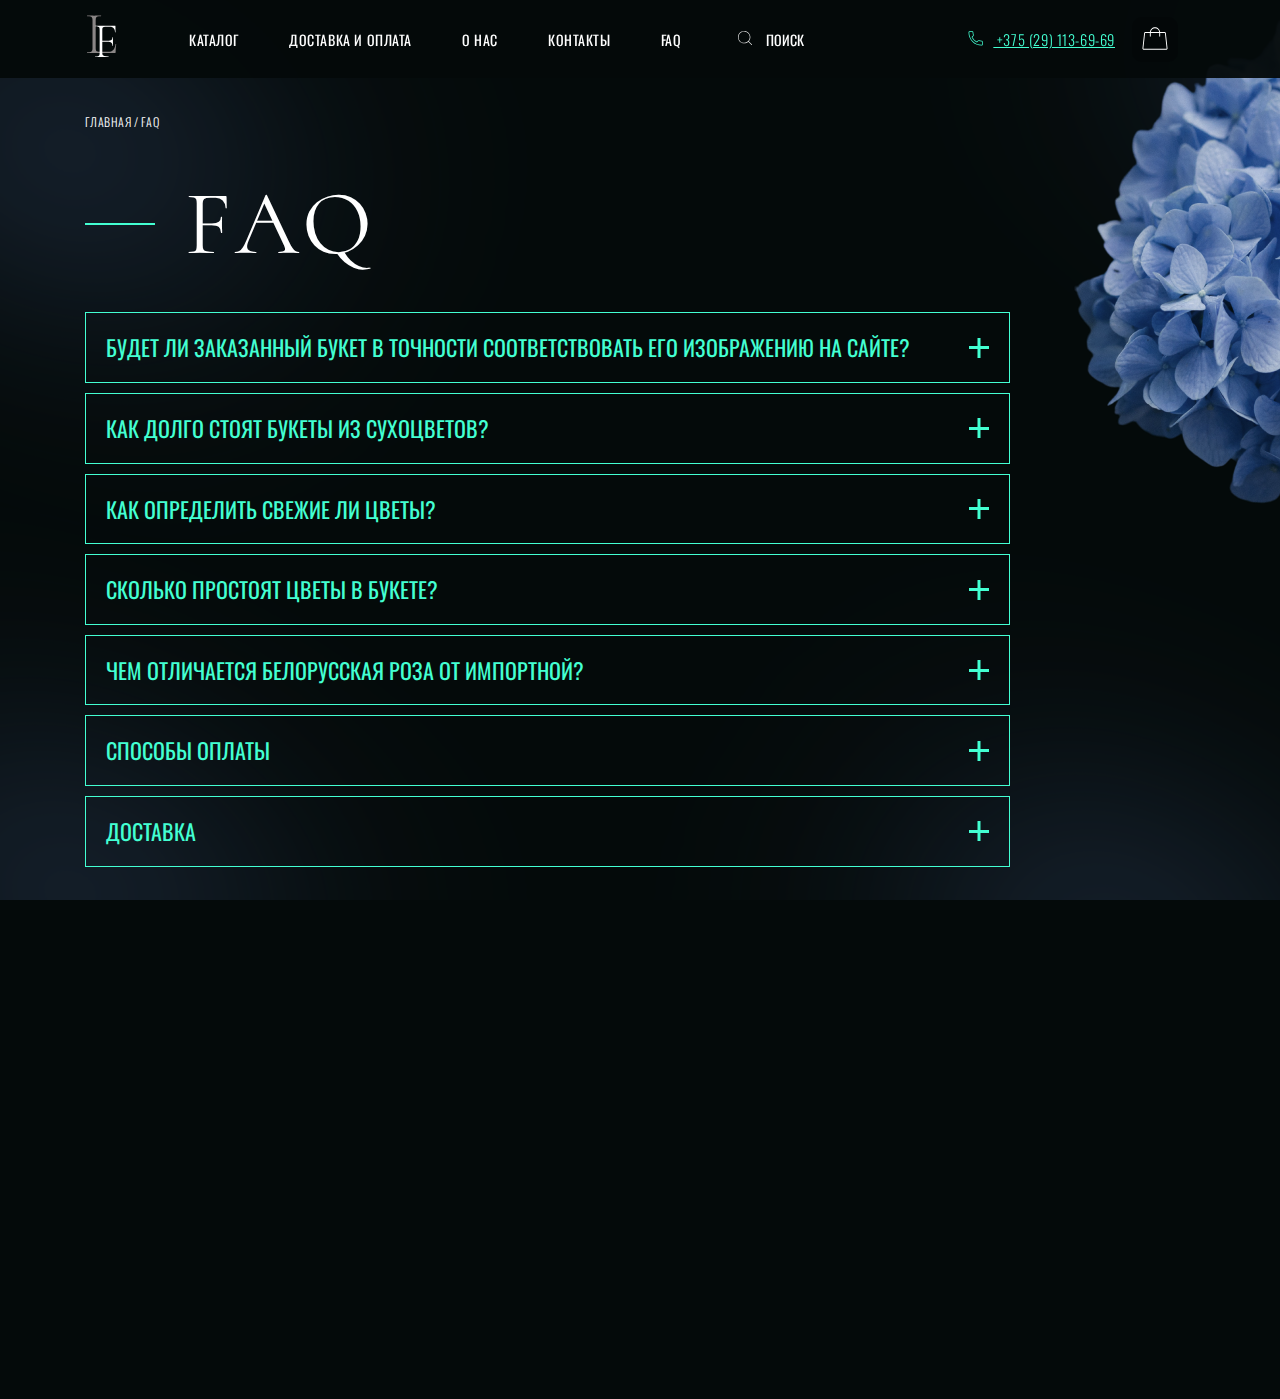
<file: faq.html>
<!DOCTYPE html>
<html lang="en">
  <head>
    <meta charset="UTF-8" />
    <meta name="viewport" content="width=device-width, initial-scale=1" />
    <title>Document</title>
    <!-- Fonts google -->
    <link rel="preconnect" href="https://fonts.googleapis.com" />
    <link rel="preconnect" href="https://fonts.gstatic.com" crossorigin />
    <link
      href="https://fonts.googleapis.com/css2?family=Cormorant:wght@300;400;500;600;700&family=Oswald:wght@200;300;400;500;600;700&display=swap"
      rel="stylesheet"
    />

    <!-- favicon -->
    <link
      rel="shortcut icon"
      href="images//icons/logo.svg"
      type="image/x-icon"
    />
    <!-- main css -->
    <link rel="stylesheet" href="css/style.min.css" />
    <!-- Main js -->
    <script defer src="js/main.js"></script>

    <!-- Page js -->
    <script defer src="js/faq.js"></script>
  </head>

  <body>
    <header class="header">
      <div class="container">
        <div class="header__inner">
          <button class="header__burger">
            <span class="header__burger-line header__burger-line--1"></span>
            <span class="header__burger-line header__burger-line--2"></span>
            <span class="header__burger-line header__burger-line--3"></span>
            <span class="header__burger-line header__burger-line--4"></span>
          </button>
          <a class="header__logo" href="index.html">
            <img
              class="header__logo-img"
              src="images/icons/logo.svg"
              alt="LW Logo"
            />
          </a>

          <nav class="header__nav">
            <ul class="header__list">
              <li class="header__item--logo header__item--hidden">
                <a class="header__logo--2" href="index.html">
                  <img
                    class="header__logo-img"
                    src="images/icons/logo.svg"
                    alt="LW Logo"
                  />
                </a>
              </li>
              <li class="header__item">
                <a class="header__link" href="catalog.html">КАТАЛОГ</a>
              </li>
              <li class="header__item">
                <a class="header__link" href="shipping-payment.html">
                  ДОСТАВКА И ОПЛАТА
                </a>
              </li>
              <li class="header__item">
                <a class="header__link" href="about-us.html">О НАС</a>
              </li>
              <li class="header__item">
                <a class="header__link" href="contact.html">КОНТАКТЫ</a>
              </li>
              <li class="header__item">
                <a class="header__link" href="faq.html">FAQ</a>
              </li>
              <li class="header__item--email header__item--hidden">
                <hr />
                <a href="mailto:zakaz@loverflower.by" class="header__link--big">
                  zakaz@loverflower.by
                </a>
                Доставка 24/7 по договоренности с оператором
              </li>
              <li class="header__item--address header__item--hidden">
                <span class="header__link--big">ул. Тимирязева 67</span>
                10:00 до 21:00
                <br />
                без выходных
              </li>
              <li class="header__item--phone header__item--hidden">
                <a
                  href="tel:375291136969"
                  class="header__phone header__phone--2"
                >
                  <img src="images/icons/small-phone.svg" alt="Phone Icon" />
                  +375 (29) 113-69-69
                </a>
              </li>

              <li class="header__item--social">
                <a class="header__link--social" href="#">
                  <img src="images/icons/instagram.svg" alt="Instagram" />
                </a>
                <a class="header__link--social" href="#">
                  <img src="images/icons/whatsap.svg" alt="Whatsap" />
                </a>
              </li>
            </ul>
          </nav>

          <button class="header__search-btn">
            <svg
              width="16"
              height="16"
              fill="none"
              xmlns="http://www.w3.org/2000/svg"
            >
              <path
                d="M14.9489 14.5509L11.7239 11.326C12.8154 10.1308 13.3957 8.55591 13.3407 6.93829C13.2857 5.32068 12.5998 3.78882 11.4297 2.67051C10.2597 1.5522 8.69835 0.936262 7.0799 0.954495C5.46145 0.972728 3.91441 1.62368 2.76982 2.76807C1.62523 3.91246 0.974004 5.45938 0.955484 7.07783C0.936965 8.69627 1.55263 10.2577 2.67073 11.428C3.78883 12.5982 5.32057 13.2844 6.93818 13.3397C8.55578 13.395 10.1308 12.8149 11.3261 11.7237L14.5512 14.9488C14.6039 15.0015 14.6755 15.0311 14.7501 15.0311C14.8247 15.0311 14.8962 15.0014 14.9489 14.9487C15.0017 14.8959 15.0313 14.8244 15.0313 14.7498C15.0313 14.6752 15.0016 14.6037 14.9489 14.5509ZM1.53175 7.15602C1.53175 6.0435 1.86165 4.95597 2.47974 4.03094C3.09782 3.10591 3.97632 2.38494 5.00416 1.9592C6.03199 1.53346 7.16299 1.42206 8.25413 1.6391C9.34528 1.85615 10.3476 2.39188 11.1342 3.17855C11.9209 3.96522 12.4566 4.9675 12.6737 6.05864C12.8907 7.14978 12.7793 8.28078 12.3536 9.30862C11.9278 10.3365 11.2069 11.215 10.2818 11.833C9.35681 12.4511 8.26927 12.781 7.15675 12.781C5.66542 12.7793 4.23566 12.1862 3.18113 11.1316C2.1266 10.0771 1.53343 8.64735 1.53175 7.15602Z"
                fill=""
              />
            </svg>

            ПОИСК
          </button>

          <a href="tel:375291136969" class="header__phone">
            <img src="images/icons/small-phone.svg" alt="Phone Icon" />
            +375 (29) 113-69-69
          </a>

          <button class="header__basket-btn">
            <svg
              width="26"
              height="23"
              fill="none"
              xmlns="http://www.w3.org/2000/svg"
            >
              <path
                d="M25.5375 21.2201L23.871 6.22006C23.8331 5.87597 23.6695 5.558 23.4115 5.32713C23.1536 5.09626 22.8195 4.96876 22.4733 4.96908H18.1339C18.017 3.68823 17.4255 2.49732 16.4757 1.63016C15.5258 0.763 14.286 0.282227 12.9999 0.282227C11.7137 0.282227 10.474 0.763 9.52408 1.63016C8.57419 2.49732 7.98276 3.68823 7.86588 4.96908H3.52643C3.18026 4.96876 2.84616 5.09626 2.58822 5.32713C2.33027 5.558 2.16665 5.87597 2.12874 6.22006L0.462212 21.2201C0.440375 21.4166 0.460243 21.6156 0.520518 21.8039C0.580792 21.9923 0.680118 22.1658 0.81201 22.3132C0.943902 22.4605 1.10539 22.5784 1.28594 22.6591C1.46648 22.7398 1.66202 22.7816 1.85979 22.7816H24.1398C24.3376 22.7816 24.5332 22.7399 24.7137 22.6592C24.8943 22.5785 25.0558 22.4606 25.1877 22.3132C25.3196 22.1658 25.4189 21.9923 25.4792 21.804C25.5395 21.6156 25.5594 21.4166 25.5375 21.2201V21.2201ZM12.9999 1.21908C14.0371 1.22046 15.0376 1.60342 15.8107 2.29499C16.5838 2.98655 17.0754 3.93838 17.1919 4.96908H8.80784C8.92432 3.93838 9.41594 2.98655 10.189 2.29499C10.9621 1.60342 11.9626 1.22046 12.9999 1.21908V1.21908ZM24.4892 21.688C24.4454 21.7374 24.3917 21.7769 24.3314 21.8038C24.2712 21.8307 24.2059 21.8445 24.1399 21.8441H1.85979C1.79387 21.8441 1.72869 21.8302 1.66851 21.8033C1.60833 21.7763 1.5545 21.737 1.51054 21.6879C1.46658 21.6388 1.43348 21.5809 1.41339 21.5182C1.3933 21.4554 1.38669 21.3891 1.39397 21.3235L3.06061 6.32354C3.07326 6.20886 3.12779 6.10289 3.21375 6.02594C3.29972 5.949 3.41106 5.90649 3.52643 5.90658H7.84362V9.18783C7.84362 9.31215 7.893 9.43138 7.98091 9.51929C8.06882 9.6072 8.18805 9.65658 8.31237 9.65658C8.43669 9.65658 8.55592 9.6072 8.64383 9.51929C8.73173 9.43138 8.78112 9.31215 8.78112 9.18783V5.90658H17.2186V9.18783C17.2186 9.31215 17.268 9.43138 17.3559 9.51929C17.4438 9.6072 17.563 9.65658 17.6874 9.65658C17.8117 9.65658 17.9309 9.6072 18.0188 9.51929C18.1067 9.43138 18.1561 9.31215 18.1561 9.18783V5.90658H22.4733C22.5887 5.90649 22.7 5.949 22.786 6.02594C22.8719 6.10289 22.9265 6.20886 22.9391 6.32354L24.6058 21.3235C24.6134 21.3891 24.607 21.4555 24.5869 21.5184C24.5667 21.5812 24.5334 21.6391 24.4892 21.688V21.688Z"
              />
            </svg>
            <span class="header__basket-item-score"></span>
          </button>
          <div class="header__basket-container">
            <div class="header__basket-row">
              <p class="header__basket-title">ВАША КОРЗИНА</p>
              <button class="header__basket-btn-close">
                <svg
                  width="30"
                  height="30"
                  fill="none"
                  xmlns="http://www.w3.org/2000/svg"
                >
                  <path
                    d="M22.3822 6.76953L23.2306 7.61793L7.61744 23.2299L6.76904 22.3821L22.3822 6.76953Z"
                    fill="#43FFD2"
                  />
                  <path
                    d="M7.61744 6.76953L23.2306 22.3815L22.3822 23.2305L6.76904 7.61853L7.61744 6.76953Z"
                    fill="#43FFD2"
                  />
                </svg>
              </button>
            </div>
            <ul class="header__basket-list basket-list">
              <li class="basket-list__item">
                <a href="#">
                  <img
                    class="basket-list__img"
                    src="images/bouquets-gallery/popular-bouquets--1.png"
                  />
                </a>
                <div class="basket-list__info basket-list__info--1">
                  <a class="basket-list__name" href="#">Лучший день</a>
                  <label class="basket-list__input-label">
                    <span class="basket-list__input--minus basket__btn--minus">
                      -
                    </span>
                    <input class="basket-list__input" type="number" value="1" />
                    <span class="basket-list__input--add basket__btn--add">
                      +
                    </span>
                  </label>
                </div>
                <div class="basket-list__info basket-list__info--2">
                  <div class="basket-list__item-price">167.00 ₽</div>
                  <button class="basket-list__btn-delete">УДАЛИТЬ</button>
                </div>
              </li>
              <li class="basket-list__item">
                <a href="#">
                  <img
                    class="basket-list__img"
                    src="images/bouquets-gallery/popular-bouquets--2.png"
                  />
                </a>
                <div class="basket-list__info basket-list__info--1">
                  <a class="basket-list__name" href="#">ГАРДЕНИЯ</a>
                  <label class="basket-list__input-label">
                    <span class="basket-list__input--minus basket__btn--minus">
                      -
                    </span>
                    <input class="basket-list__input" type="number" value="1" />
                    <span class="basket-list__input--add basket__btn--add">
                      +
                    </span>
                  </label>
                </div>
                <div class="basket-list__info basket-list__info--2">
                  <div class="basket-list__item-price">167.00 ₽</div>
                  <button class="basket-list__btn-delete">УДАЛИТЬ</button>
                </div>
              </li>
            </ul>

            <p class="header__basket-paragraph">
              <span class="header__basket-paragraph--price">
                ПРЕВАРИТЕЛЬНЫЙ ИТОГ:
                <span class="header__basket-total-price">315.00 РУБ</span>
              </span>
              <br />
              Чтобы узнать стоимость доставки, перейдите к оформлению заказа.
            </p>

            <a class="header__basket-btn-issue btn--2" href="ordering.html">
              ОФОРМИТЬ ЗАКАЗ
            </a>
          </div>
        </div>
      </div>
    </header>
    <main class="main">
      <div class="crumbs-links">
        <div class="container">
          <a href="index.html" class="crumbs-links__link">ГЛАВНАЯ</a>
          <span class="crumbs-links__here">FAQ</span>
        </div>
      </div>
      <section class="faq">
        <div class="container">
          <div class="faq__inner">
            <h1 class="faq__title title">FAQ</h1>
            <ul class="faq__accordions">
              <li class="faq__accordion">
                <button class="faq__accordion-button">
                  <h3 class="faq__accordion-title">
                    БУДЕТ ЛИ ЗАКАЗАННЫЙ БУКЕТ В ТОЧНОСТИ СООТВЕТСТВОВАТЬ ЕГО
                    ИЗОБРАЖЕНИЮ НА CАЙТЕ?
                  </h3>
                  <span class="faq__accordion-icon"></span>
                </button>
                <p class="faq__accordion-paragraph paragraph">
                  Букет собирается по индивидуальной матрице букета. Однако
                  возможны случаи, когда нет необходимых цветов либо имеющиеся
                  цветы отличаются от представленных на фото, и с согласования
                  заказчика они могут быть заменены на аналогичные. Либо если
                  флорист считает, что данные изменения не повлекут сильного
                  изменения в образе букета, то самостоятельно может заменить
                  некоторые цветы. И перед отправкой направляется фото
                  заказчику, который утверждает получившийся букет. Каждый
                  цветок отличается от другого, как и каждый букет будет
                  индивидуальным, но в этом и есть его прелесть… в
                  индивидуальности.
                </p>
              </li>
              <li class="faq__accordion">
                <button class="faq__accordion-button">
                  <h3 class="faq__accordion-title">
                    КАК ДОЛГО СТОЯТ БУКЕТЫ ИЗ СУХОЦВЕТОВ?
                  </h3>
                  <span class="faq__accordion-icon"></span>
                </button>
                <p class="faq__accordion-paragraph paragraph">
                  Как долго могут стоять сухоцветы В отличие от живых цветов,
                  которые пусть поздно, но все-таки вянут, сухоцветы будут
                  радовать вас очень долго. Срок хранения такой композиции – до
                  2 и более лет. Для такого букета мы подбираем самые стойкие
                  цветы, которые не осыпаются после высыхания, сохраняют свою
                  форму и даже аромат.
                </p>
              </li>
              <li class="faq__accordion">
                <button class="faq__accordion-button">
                  <h3 class="faq__accordion-title">
                    КАК ОПРЕДЕЛИТЬ СВЕЖИЕ ЛИ ЦВЕТЫ?
                  </h3>
                  <span class="faq__accordion-icon"></span>
                </button>
                <p class="faq__accordion-paragraph paragraph">
                  Если чашелистики «смотрят» вверх и прижимают наружные
                  лепестки, цветы свежие. Если же они опущены вниз – цветам
                  осталось радовать своей красотой, увы, очень недолго. Стебель
                  цветка в его верхней части под бутоном должен быть крепким и
                  упругим. Если он именно такой, это значит, что цветок
                  достаточно свежий
                </p>
              </li>
              <li class="faq__accordion">
                <button class="faq__accordion-button">
                  <h3 class="faq__accordion-title">
                    СКОЛЬКО ПРОСТОЯТ ЦВЕТЫ В БУКЕТЕ?
                  </h3>
                  <span class="faq__accordion-icon"></span>
                </button>
                <p class="faq__accordion-paragraph paragraph">
                  В зависимости от букета, в среднем от 7 до 30 дней.
                </p>
              </li>
              <li class="faq__accordion">
                <button class="faq__accordion-button">
                  <h3 class="faq__accordion-title">
                    ЧЕМ ОТЛИЧАЕТСЯ БЕЛОРУССКАЯ РОЗА ОТ ИМПОРТНОЙ?
                  </h3>
                  <span class="faq__accordion-icon"></span>
                </button>
                <p class="faq__accordion-paragraph paragraph">
                  У белорусской розы бутон больше чем у импортной, также
                  белорусская роза обладает большей стойкостью, и соотвественно
                  сможет быть свежей и красивой большее временя, относительно
                  импортной розы.
                </p>
              </li>
              <li class="faq__accordion">
                <button class="faq__accordion-button">
                  <h3 class="faq__accordion-title">Способы оплаты</h3>
                  <span class="faq__accordion-icon"></span>
                </button>
                <p class="faq__accordion-paragraph paragraph">
                  Вы можете оплатить банковской картой при оформлении заказа
                  через сайт, или наличными при доставке курьером.
                  <br />
                  <br />
                  <a href="#" class="defolt-link">Подробнее</a>
                </p>
              </li>
              <li class="faq__accordion">
                <button class="faq__accordion-button">
                  <h3 class="faq__accordion-title">Доставка</h3>
                  <span class="faq__accordion-icon"></span>
                </button>
                <p class="faq__accordion-paragraph paragraph">
                  Цена доставки зависит от суммы заказа. Доставка осуществляется
                  по городу Минску в пределах МКАД в любой день Возможность,
                  сроки и стоимость доставки за пределы МКАД, доставки в ночное
                  время, праздники оговариваются с менеджером
                  <br />
                  <br />
                  <a href="#" class="defolt-link">Подробнее</a>
                </p>
              </li>
            </ul>
          </div>
          <img
            class="faq__decor--flower"
            src="images/site-decor/faq-flower-decor.png"
          />
          <div class="faq__decor--gradient faq__decor--gradient--1"></div>
          <div class="faq__decor--gradient faq__decor--gradient--2"></div>
          <div class="faq__decor--gradient faq__decor--gradient--3"></div>
          <div class="faq__decor--gradient faq__decor--gradient--4"></div>
        </div>
      </section>
    </main>
    <footer class="footer">
      <div class="container">
        <div class="footer__inner">
          <div class="footer__info">
            <a class="footer__logo" href="index.html">
              <img
                class="footer__logo-img"
                src="images/icons/logo.svg"
                alt="LW Logo"
              />
            </a>
            <p class="footer__subtitle">РЕКВИЗИТЫ</p>
            <p class="footer__paragraph">
              ООО «Ловефлове» 220035, Республика Беларусь, г. Минск, ул.
              Тимирязева д. 67, комн. 112 (пом.11) УНП 193263781, р/с
              BY55MTBK30120001093300096372 ЗАО «МТБанк», БИК MTBKBY22 220007, г.
              Минск, улица Толстого
            </p>
          </div>
          <ul class="footer__list footer__list--1">
            <li class="footer__list-item footer__subtitle">Каталог</li>
            <li class="footer__list-item">
              <a class="footer__list-link" href="catalog.html">Популярное</a>
            </li>
            <li class="footer__list-item">
              <a class="footer__list-link" href="catalog.html">Сухоцветы</a>
            </li>
            <li class="footer__list-item">
              <a class="footer__list-link" href="catalog.html">Букеты роз</a>
            </li>
            <li class="footer__list-item">
              <a class="footer__list-link" href="catalog.html">
                Композиции из цветов
              </a>
            </li>
            <li class="footer__list-item">
              <a class="footer__list-link" href="catalog.html">
                Индивидуальный букет
              </a>
            </li>
            <li class="footer__list-item">
              <a class="footer__list-link" href="catalog.html">
                Букет на праздник
              </a>
            </li>
            <li class="footer__list-item">
              <a class="footer__list-link" href="catalog.html">
                Упаковка подарков
              </a>
            </li>
            <li class="footer__list-item">
              <a class="footer__list-link" href="catalog.html">Шары</a>
            </li>
            <li class="footer__list-item">
              <a class="footer__list-link" href="catalog.html">Открытки</a>
            </li>
            <li class="footer__list-item">
              <a class="footer__list-link" href="catalog.html">Конверты</a>
            </li>
          </ul>
          <ul class="footer__list footer__list--2">
            <li class="footer__list-item footer__subtitle">БУКЕТ</li>
            <li class="footer__list-item">
              <a class="footer__list-link" href="catalog.html">Для девушки</a>
            </li>
            <li class="footer__list-item">
              <a class="footer__list-link" href="catalog.html">Для мужчины</a>
            </li>
            <li class="footer__list-item">
              <a class="footer__list-link" href="catalog.html">Для жены</a>
            </li>
            <li class="footer__list-item">
              <a class="footer__list-link" href="catalog.html">Для мамы</a>
            </li>
            <li class="footer__list-item">
              <a class="footer__list-link" href="catalog.html">Для коллеги</a>
            </li>
            <li class="footer__list-item">
              <a class="footer__list-link" href="catalog.html">
                Для начальника
              </a>
            </li>
            <li class="footer__list-item">
              <a class="footer__list-link" href="catalog.html">Для дочки</a>
            </li>
            <li class="footer__list-item">
              <a class="footer__list-link" href="catalog.html">Для детей</a>
            </li>
          </ul>
          <ul class="footer__list footer__list--3">
            <li class="footer__list-item-subtitle">
              <a
                class="footer__list-link-subtitle footer__subtitle"
                href="shipping-payment.html"
              >
                Доставка и оплата
              </a>
            </li>
            <li class="footer__list-item-subtitle">
              <a
                class="footer__list-link-subtitle footer__subtitle"
                href="about-us.html"
              >
                О нас
              </a>
            </li>
            <li class="footer__list-item-subtitle">
              <a
                class="footer__list-link-subtitle footer__subtitle"
                href="faq.html"
              >
                FAQ
              </a>
            </li>
            <li class="footer__list-item-subtitle">
              <a
                class="footer__list-link-subtitle footer__subtitle"
                href="contact.html"
              >
                Контакты
              </a>
            </li>
          </ul>
          <div class="footer__contact">
            <a class="footer__contact-email" href="mailto:zakaz@loverflower.by">
              zakaz@loverflower.by
              <br />
              <span class="footer__contact-text">
                Доставка 24/7 по договоренности с оператором
              </span>
            </a>
            <address class="footer__contact-address">
              ул. Тимирязева 67
              <br />
              <span class="footer__contact-text">
                10:00 до 21:00
                <br />
                без выходных
              </span>
            </address>
            <a href="tel:375291136969" class="footer__contact-phone">
              +375 (29) 113-69-69
              <br />
              <span class="footer__contact-text">
                прием звонков круглосуточно
              </span>
            </a>
          </div>
        </div>
      </div>
    </footer>

    <div class="overlay-bg"></div>
  </body>
</html>
</file>
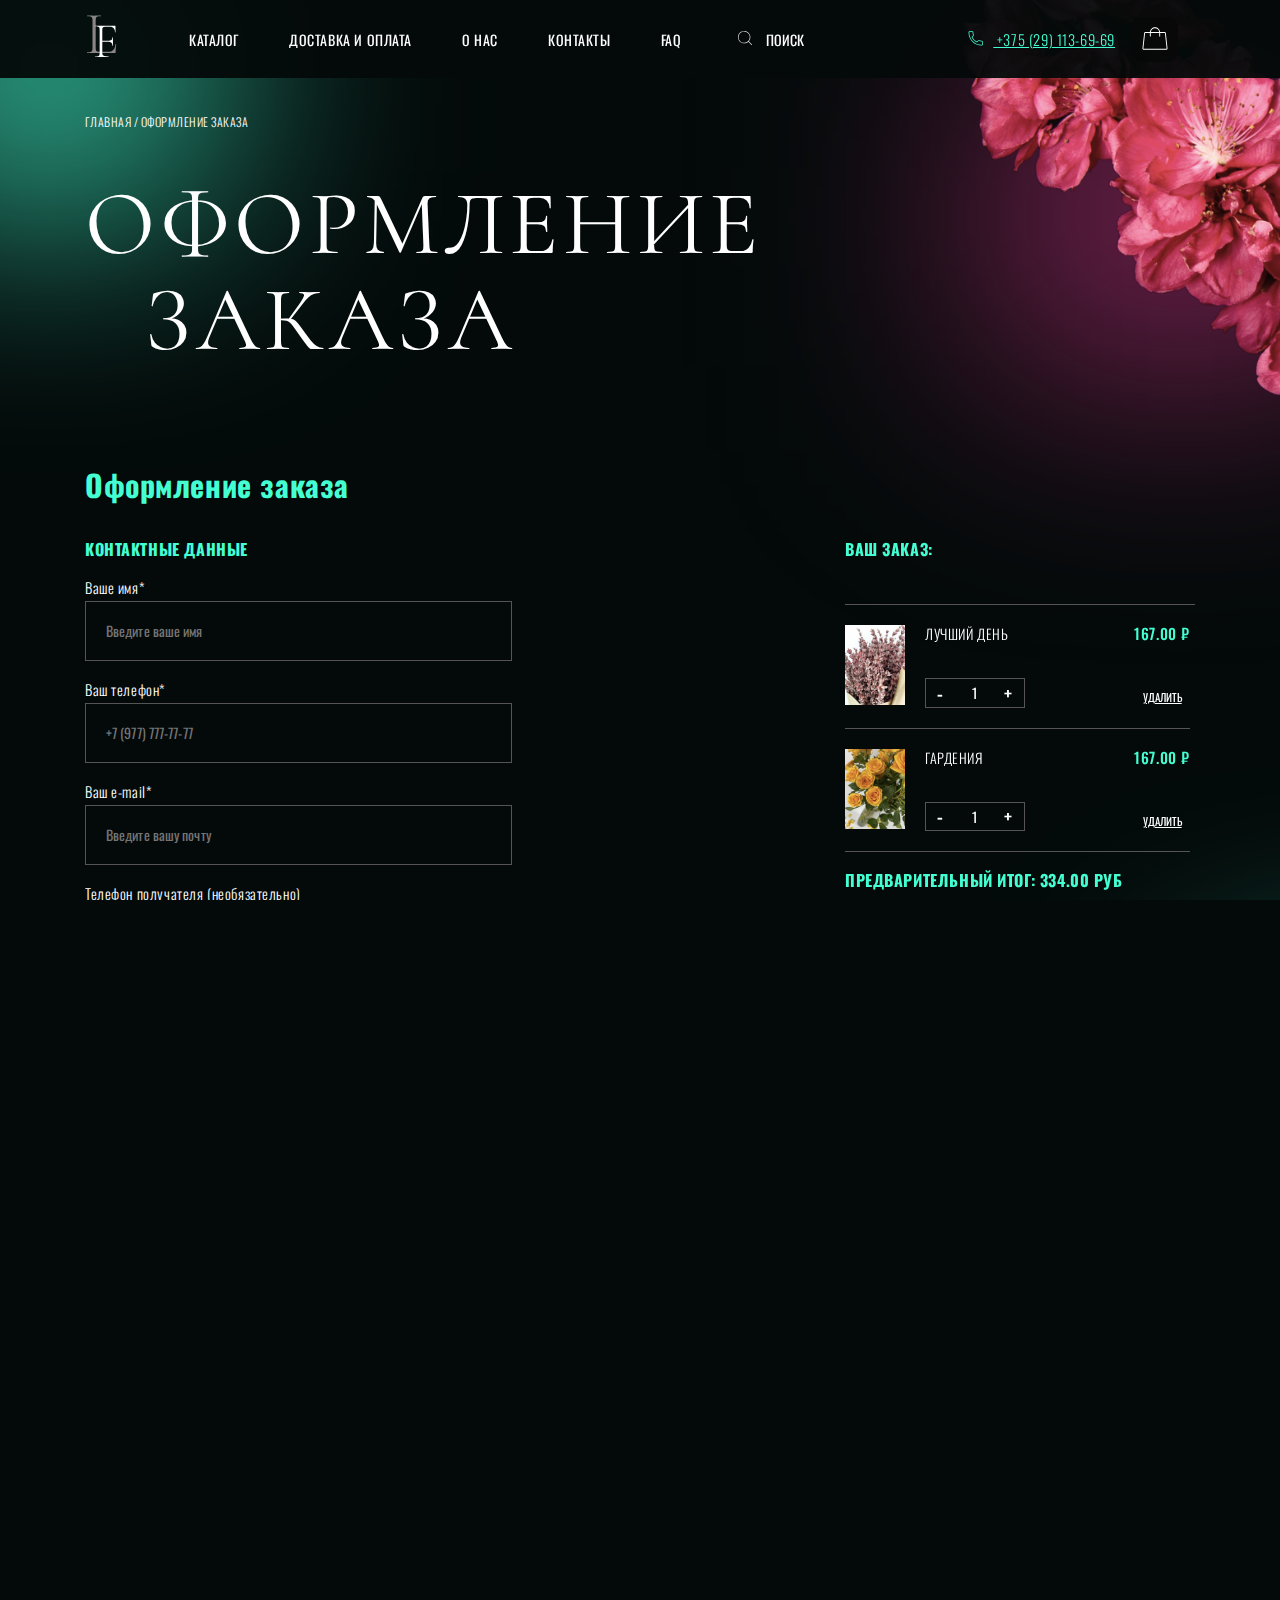
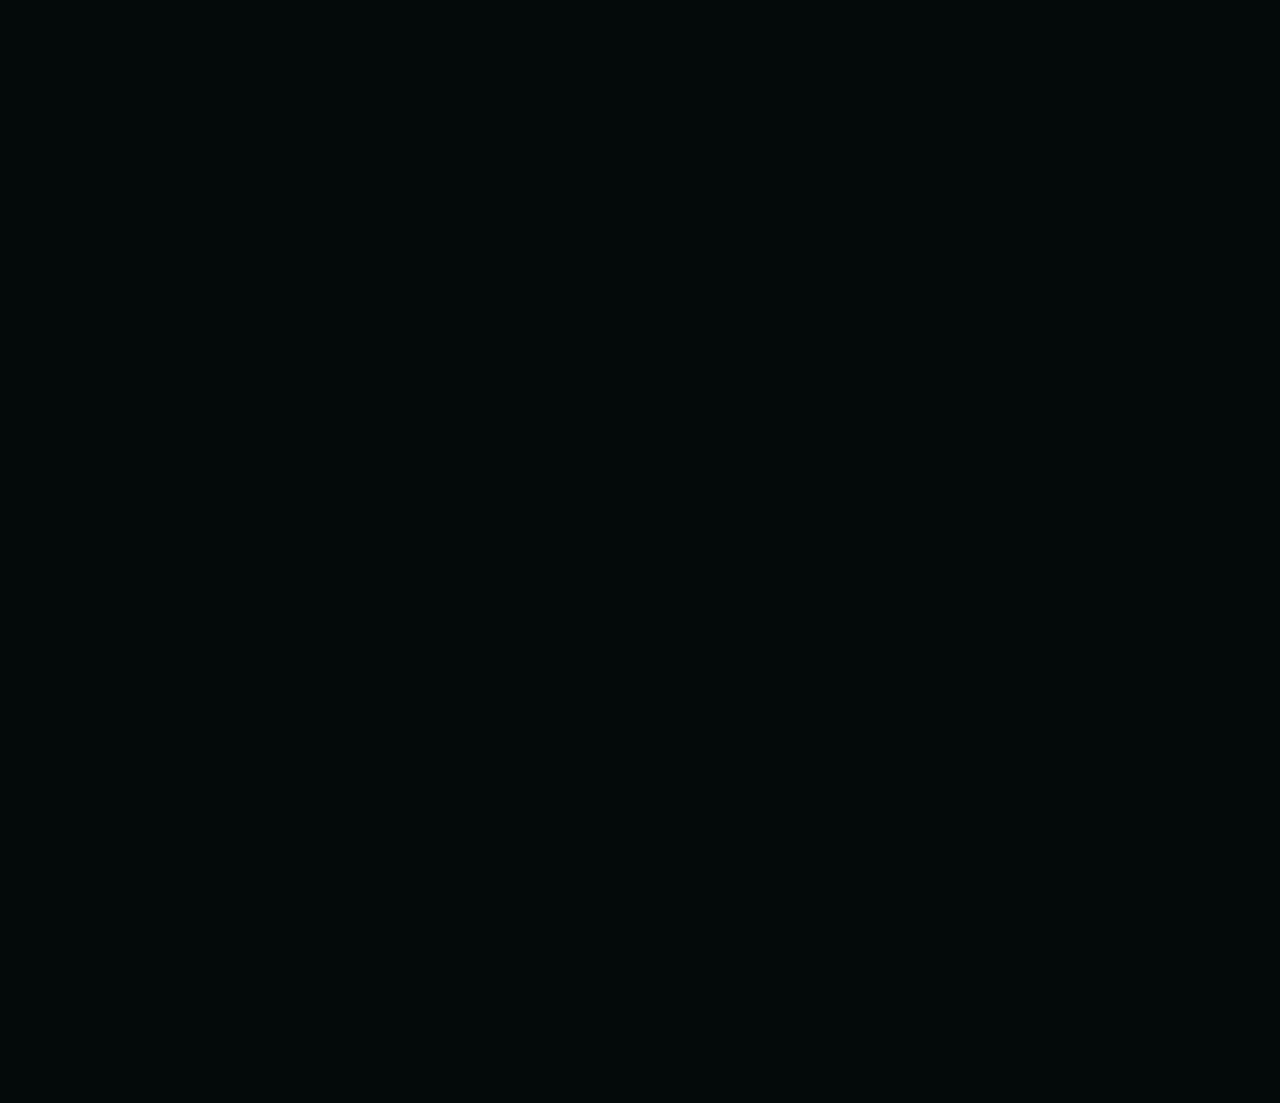
<file: ordering.html>
<!DOCTYPE html>
<html lang="en">
  <head>
    <meta charset="UTF-8" />
    <meta name="viewport" content="width=device-width, initial-scale=1" />
    <title>Document</title>
    <!-- Fonts google -->
    <link rel="preconnect" href="https://fonts.googleapis.com" />
    <link rel="preconnect" href="https://fonts.gstatic.com" crossorigin />
    <link
      href="https://fonts.googleapis.com/css2?family=Cormorant:wght@300;400;500;600;700&family=Oswald:wght@200;300;400;500;600;700&display=swap"
      rel="stylesheet"
    />

    <!-- favicon -->
    <link
      rel="shortcut icon"
      href="images//icons/logo.svg"
      type="image/x-icon"
    />
    <!-- main css -->
    <link rel="stylesheet" href="css/style.min.css" />

    <!-- Global js -->
    <script defer src="js/main.js"></script>
  </head>

  <body>
    <header class="header">
      <div class="container">
        <div class="header__inner">
          <button class="header__burger">
            <span class="header__burger-line header__burger-line--1"></span>
            <span class="header__burger-line header__burger-line--2"></span>
            <span class="header__burger-line header__burger-line--3"></span>
            <span class="header__burger-line header__burger-line--4"></span>
          </button>
          <a class="header__logo" href="index.html">
            <img
              class="header__logo-img"
              src="images/icons/logo.svg"
              alt="LW Logo"
            />
          </a>

          <nav class="header__nav">
            <ul class="header__list">
              <li class="header__item--logo header__item--hidden">
                <a class="header__logo--2" href="index.html">
                  <img
                    class="header__logo-img"
                    src="images/icons/logo.svg"
                    alt="LW Logo"
                  />
                </a>
              </li>
              <li class="header__item">
                <a class="header__link" href="catalog.html">КАТАЛОГ</a>
              </li>
              <li class="header__item">
                <a class="header__link" href="shipping-payment.html">
                  ДОСТАВКА И ОПЛАТА
                </a>
              </li>
              <li class="header__item">
                <a class="header__link" href="about-us.html">О НАС</a>
              </li>
              <li class="header__item">
                <a class="header__link" href="contact.html">КОНТАКТЫ</a>
              </li>
              <li class="header__item">
                <a class="header__link" href="faq.html">FAQ</a>
              </li>
              <li class="header__item--email header__item--hidden">
                <hr />
                <a href="mailto:zakaz@loverflower.by" class="header__link--big">
                  zakaz@loverflower.by
                </a>
                Доставка 24/7 по договоренности с оператором
              </li>
              <li class="header__item--address header__item--hidden">
                <span class="header__link--big">ул. Тимирязева 67</span>
                10:00 до 21:00
                <br />
                без выходных
              </li>
              <li class="header__item--phone header__item--hidden">
                <a
                  href="tel:375291136969"
                  class="header__phone header__phone--2"
                >
                  <img src="images/icons/small-phone.svg" alt="Phone Icon" />
                  +375 (29) 113-69-69
                </a>
              </li>

              <li class="header__item--social">
                <a class="header__link--social" href="#">
                  <img src="images/icons/instagram.svg" alt="Instagram" />
                </a>
                <a class="header__link--social" href="#">
                  <img src="images/icons/whatsap.svg" alt="Whatsap" />
                </a>
              </li>
            </ul>
          </nav>

          <button class="header__search-btn">
            <svg
              width="16"
              height="16"
              fill="none"
              xmlns="http://www.w3.org/2000/svg"
            >
              <path
                d="M14.9489 14.5509L11.7239 11.326C12.8154 10.1308 13.3957 8.55591 13.3407 6.93829C13.2857 5.32068 12.5998 3.78882 11.4297 2.67051C10.2597 1.5522 8.69835 0.936262 7.0799 0.954495C5.46145 0.972728 3.91441 1.62368 2.76982 2.76807C1.62523 3.91246 0.974004 5.45938 0.955484 7.07783C0.936965 8.69627 1.55263 10.2577 2.67073 11.428C3.78883 12.5982 5.32057 13.2844 6.93818 13.3397C8.55578 13.395 10.1308 12.8149 11.3261 11.7237L14.5512 14.9488C14.6039 15.0015 14.6755 15.0311 14.7501 15.0311C14.8247 15.0311 14.8962 15.0014 14.9489 14.9487C15.0017 14.8959 15.0313 14.8244 15.0313 14.7498C15.0313 14.6752 15.0016 14.6037 14.9489 14.5509ZM1.53175 7.15602C1.53175 6.0435 1.86165 4.95597 2.47974 4.03094C3.09782 3.10591 3.97632 2.38494 5.00416 1.9592C6.03199 1.53346 7.16299 1.42206 8.25413 1.6391C9.34528 1.85615 10.3476 2.39188 11.1342 3.17855C11.9209 3.96522 12.4566 4.9675 12.6737 6.05864C12.8907 7.14978 12.7793 8.28078 12.3536 9.30862C11.9278 10.3365 11.2069 11.215 10.2818 11.833C9.35681 12.4511 8.26927 12.781 7.15675 12.781C5.66542 12.7793 4.23566 12.1862 3.18113 11.1316C2.1266 10.0771 1.53343 8.64735 1.53175 7.15602Z"
                fill=""
              />
            </svg>

            ПОИСК
          </button>

          <a href="tel:375291136969" class="header__phone">
            <img src="images/icons/small-phone.svg" alt="Phone Icon" />
            +375 (29) 113-69-69
          </a>

          <button class="header__basket-btn">
            <svg
              width="26"
              height="23"
              fill="none"
              xmlns="http://www.w3.org/2000/svg"
            >
              <path
                d="M25.5375 21.2201L23.871 6.22006C23.8331 5.87597 23.6695 5.558 23.4115 5.32713C23.1536 5.09626 22.8195 4.96876 22.4733 4.96908H18.1339C18.017 3.68823 17.4255 2.49732 16.4757 1.63016C15.5258 0.763 14.286 0.282227 12.9999 0.282227C11.7137 0.282227 10.474 0.763 9.52408 1.63016C8.57419 2.49732 7.98276 3.68823 7.86588 4.96908H3.52643C3.18026 4.96876 2.84616 5.09626 2.58822 5.32713C2.33027 5.558 2.16665 5.87597 2.12874 6.22006L0.462212 21.2201C0.440375 21.4166 0.460243 21.6156 0.520518 21.8039C0.580792 21.9923 0.680118 22.1658 0.81201 22.3132C0.943902 22.4605 1.10539 22.5784 1.28594 22.6591C1.46648 22.7398 1.66202 22.7816 1.85979 22.7816H24.1398C24.3376 22.7816 24.5332 22.7399 24.7137 22.6592C24.8943 22.5785 25.0558 22.4606 25.1877 22.3132C25.3196 22.1658 25.4189 21.9923 25.4792 21.804C25.5395 21.6156 25.5594 21.4166 25.5375 21.2201V21.2201ZM12.9999 1.21908C14.0371 1.22046 15.0376 1.60342 15.8107 2.29499C16.5838 2.98655 17.0754 3.93838 17.1919 4.96908H8.80784C8.92432 3.93838 9.41594 2.98655 10.189 2.29499C10.9621 1.60342 11.9626 1.22046 12.9999 1.21908V1.21908ZM24.4892 21.688C24.4454 21.7374 24.3917 21.7769 24.3314 21.8038C24.2712 21.8307 24.2059 21.8445 24.1399 21.8441H1.85979C1.79387 21.8441 1.72869 21.8302 1.66851 21.8033C1.60833 21.7763 1.5545 21.737 1.51054 21.6879C1.46658 21.6388 1.43348 21.5809 1.41339 21.5182C1.3933 21.4554 1.38669 21.3891 1.39397 21.3235L3.06061 6.32354C3.07326 6.20886 3.12779 6.10289 3.21375 6.02594C3.29972 5.949 3.41106 5.90649 3.52643 5.90658H7.84362V9.18783C7.84362 9.31215 7.893 9.43138 7.98091 9.51929C8.06882 9.6072 8.18805 9.65658 8.31237 9.65658C8.43669 9.65658 8.55592 9.6072 8.64383 9.51929C8.73173 9.43138 8.78112 9.31215 8.78112 9.18783V5.90658H17.2186V9.18783C17.2186 9.31215 17.268 9.43138 17.3559 9.51929C17.4438 9.6072 17.563 9.65658 17.6874 9.65658C17.8117 9.65658 17.9309 9.6072 18.0188 9.51929C18.1067 9.43138 18.1561 9.31215 18.1561 9.18783V5.90658H22.4733C22.5887 5.90649 22.7 5.949 22.786 6.02594C22.8719 6.10289 22.9265 6.20886 22.9391 6.32354L24.6058 21.3235C24.6134 21.3891 24.607 21.4555 24.5869 21.5184C24.5667 21.5812 24.5334 21.6391 24.4892 21.688V21.688Z"
              />
            </svg>
            <span class="header__basket-item-score"></span>
          </button>
          <div class="header__basket-container">
            <div class="header__basket-row">
              <p class="header__basket-title">ВАША КОРЗИНА</p>
              <button class="header__basket-btn-close">
                <svg
                  width="30"
                  height="30"
                  fill="none"
                  xmlns="http://www.w3.org/2000/svg"
                >
                  <path
                    d="M22.3822 6.76953L23.2306 7.61793L7.61744 23.2299L6.76904 22.3821L22.3822 6.76953Z"
                    fill="#43FFD2"
                  />
                  <path
                    d="M7.61744 6.76953L23.2306 22.3815L22.3822 23.2305L6.76904 7.61853L7.61744 6.76953Z"
                    fill="#43FFD2"
                  />
                </svg>
              </button>
            </div>
            <ul class="header__basket-list basket-list">
              <li class="basket-list__item">
                <a href="#">
                  <img
                    class="basket-list__img"
                    src="images/bouquets-gallery/popular-bouquets--1.png"
                  />
                </a>
                <div class="basket-list__info basket-list__info--1">
                  <a class="basket-list__name" href="#">Лучший день</a>
                  <label class="basket-list__input-label">
                    <span class="basket-list__input--minus basket__btn--minus">
                      -
                    </span>
                    <input class="basket-list__input" type="number" value="1" />
                    <span class="basket-list__input--add basket__btn--add">
                      +
                    </span>
                  </label>
                </div>
                <div class="basket-list__info basket-list__info--2">
                  <div class="basket-list__item-price">167.00 ₽</div>
                  <button class="basket-list__btn-delete">УДАЛИТЬ</button>
                </div>
              </li>
              <li class="basket-list__item">
                <a href="#">
                  <img
                    class="basket-list__img"
                    src="images/bouquets-gallery/popular-bouquets--2.png"
                  />
                </a>
                <div class="basket-list__info basket-list__info--1">
                  <a class="basket-list__name" href="#">ГАРДЕНИЯ</a>
                  <label class="basket-list__input-label">
                    <span class="basket-list__input--minus basket__btn--minus">
                      -
                    </span>
                    <input class="basket-list__input" type="number" value="1" />
                    <span class="basket-list__input--add basket__btn--add">
                      +
                    </span>
                  </label>
                </div>
                <div class="basket-list__info basket-list__info--2">
                  <div class="basket-list__item-price">167.00 ₽</div>
                  <button class="basket-list__btn-delete">УДАЛИТЬ</button>
                </div>
              </li>
            </ul>

            <p class="header__basket-paragraph">
              <span class="header__basket-paragraph--price">
                ПРЕВАРИТЕЛЬНЫЙ ИТОГ:
                <span class="header__basket-total-price">315.00 РУБ</span>
              </span>
              <br />
              Чтобы узнать стоимость доставки, перейдите к оформлению заказа.
            </p>

            <a class="header__basket-btn-issue btn--2" href="ordering.html">
              ОФОРМИТЬ ЗАКАЗ
            </a>
          </div>
        </div>
      </div>
    </header>
    <main class="main">
      <div class="crumbs-links">
        <div class="container">
          <a href="index.html" class="crumbs-links__link">ГЛАВНАЯ</a>
          <span class="crumbs-links__here">ОФОРМЛЕНИЕ ЗАКАЗА</span>
        </div>
      </div>
      <section class="ordering">
        <div class="container">
          <div class="ordering__inner">
            <h1 class="ordering__title title">
              ОФОРМЛЕНИЕ
              <br />
              <span class="ordering__title--span">ЗАКАЗА</span>
            </h1>

            <p class="ordering__subtitle">Оформление заказа</p>

            <div class="ordering__row">
              <form class="ordering__form" id="orderingForm">
                <span class="ordering__form-title">Контактные данные</span>
                <label class="ordering__form-label">
                  Ваше имя*
                  <input
                    class="ordering__form-input"
                    type="name"
                    name="customer name"
                    required
                    placeholder="Введите ваше имя"
                  />
                </label>
                <label class="ordering__form-label">
                  Ваш телефон*
                  <input
                    class="ordering__form-input"
                    type="number"
                    name="customer phone"
                    required
                    placeholder="+7 (977) 777-77-77"
                  />
                </label>
                <label class="ordering__form-label">
                  Ваш e-mail*
                  <input
                    class="ordering__form-input"
                    name="customer email"
                    type="email"
                    required
                    placeholder="Введите вашу почту"
                  />
                </label>
                <label class="ordering__form-label">
                  Телефон получателя (необязательно)
                  <input
                    class="ordering__form-input"
                    name="receiver phone"
                    type="number"
                    placeholder="+7 (977) 777-77-77"
                  />
                </label>
                <label class="ordering__form-label">
                  Имя получателя (необязательно)
                  <input
                    class="ordering__form-input"
                    type="name"
                    name="receiver name"
                    placeholder="Введите имя получателя"
                  />
                </label>
                <label class="ordering__form-label">
                  Комментарий к заказу
                  <textarea
                    class="ordering__form-input ordering__form-input--textarea"
                    name="message"
                    placeholder="Примечания к вашеу заказу,  особые пожелания отделу доставки"
                  ></textarea>
                </label>

                <span class="ordering__form-title">ДОСТАВКА</span>
                <label class="ordering__form-label ordering__form-label--radio">
                  <input
                    type="radio"
                    required
                    name="delivery-type"
                    value="Самовывоз"
                    class="ordering__form-input--radio"
                  />
                  САМОВЫВОЗ
                </label>
                <label class="ordering__form-label ordering__form-label--radio">
                  <input
                    type="radio"
                    required
                    name="delivery-type"
                    value="Доставка курьером"
                    class="ordering__form-input--radio"
                  />
                  Доставка курьером
                </label>

                <label class="ordering__form-label">
                  Город*
                  <select
                    class="ordering__form-select-sity"
                    name="sity"
                    required
                    form="orderingForm"
                  >
                    <option
                      selected
                      disabled
                      class="ordering__form-option-sity"
                    >
                      Выберите город
                    </option>
                    <option value="Москва" class="ordering__form-option-sity">
                      Москва
                    </option>

                    <option
                      value="Волгоград"
                      class="ordering__form-option-sity"
                    >
                      Волгоград
                    </option>
                    <option
                      value="Камышин (Волгоградская обл.)"
                      class="ordering__form-option-sity"
                    >
                      Камышин (Волгоградская обл.)
                    </option>
                    <option
                      value="Волжский (Волгоградская обл.)"
                      class="ordering__form-option-sity"
                    >
                      Волжский (Волгоградская обл.)
                    </option>
                  </select>
                </label>
                <label class="ordering__form-label">
                  Улица*
                  <input
                    class="ordering__form-input"
                    name="streat"
                    type="text"
                    required
                    placeholder="Улица"
                  />
                </label>
                <p class="ordering__form-row">
                  <label class="ordering__form-label">
                    Дом*
                    <input
                      class="ordering__form-input"
                      name="home"
                      type="text"
                      required
                      placeholder="Дом"
                    />
                  </label>
                  <label class="ordering__form-label">
                    Квартира*
                    <input
                      class="ordering__form-input"
                      name="flat"
                      type="text"
                      required
                      placeholder="Квартира"
                    />
                  </label>
                </p>

                <span class="ordering__form-title">ОПЛАТА</span>
                <label class="ordering__form-label ordering__form-label--radio">
                  <input
                    type="radio"
                    required
                    name="payment-type"
                    value="Банковская карта"
                    class="ordering__form-input--radio"
                  />
                  Банковская карта
                </label>
                <label class="ordering__form-label ordering__form-label--radio">
                  <input
                    type="radio"
                    required
                    name="payment-type"
                    value="Наличными"
                    class="ordering__form-input--radio"
                  />
                  Наличными
                </label>
                <label class="ordering__form-label ordering__form-label--radio">
                  <input
                    type="radio"
                    required
                    name="payment-type"
                    value="Apple pay"
                    class="ordering__form-input--radio"
                  />
                  Apple pay
                </label>
                <label class="ordering__form-label ordering__form-label--radio">
                  <input
                    type="radio"
                    required
                    name="payment-type"
                    value="Google pay"
                    class="ordering__form-input--radio"
                  />
                  Google pay
                </label>
                <label class="ordering__form-label ordering__form-label--radio">
                  <input
                    type="radio"
                    required
                    name="payment-type"
                    value="Криптовалюта"
                    class="ordering__form-input--radio"
                  />
                  Криптовалюта
                </label>
                <label
                  class="ordering__form-label ordering__form-label--disabled ordering__form-label--radio"
                >
                  <input
                    type="radio"
                    required
                    name="payment-type"
                    value="С расчетного счета"
                    disabled
                    class="ordering__form-input--radio ordering__form-input--disabled"
                  />
                  С расчетного счета
                </label>

                <p class="ordering__form-order-price">
                  Общая сумма заказа = 334.00 ₽
                </p>
                <p class="ordering__form-discount-sum paragraph">
                  Скидка = 0 ₽
                </p>
                <p class="ordering__form-delivery-price paragraph">
                  Доставка = 0 ₽
                </p>

                <button class="ordering__form-btn btn--1" type="submit">
                  К ОПЛАТЕ
                </button>

                <p class="ordering__form-description">
                  Нажимая на кнопку «К Оплате», я даю свое согласие на обработку
                  персональных данных, в соответствии с
                  <a href="#" class="defolt-link">
                    Политикой конфиденциальности
                  </a>
                  , а так же ознакомлен с условиями оплаты и доставки
                </p>
              </form>
              <aside class="ordering__basket">
                <p class="ordering__basket-title">ВАШ ЗАКАЗ:</p>

                <ul class="ordering__basket-list basket-list">
                  <li class="basket-list__item">
                    <a href="#">
                      <img
                        class="basket-list__img"
                        src="images/bouquets-gallery/popular-bouquets--1.png"
                      />
                    </a>
                    <div class="basket-list__info basket-list__info--1">
                      <a class="basket-list__name" href="#">Лучший день</a>
                      <label class="basket-list__input-label">
                        <span
                          class="basket-list__input--minus basket__btn--minus"
                        >
                          -
                        </span>
                        <input
                          class="basket-list__input"
                          type="number"
                          value="1"
                        />
                        <span class="basket-list__input--add basket__btn--add">
                          +
                        </span>
                      </label>
                    </div>
                    <div class="basket-list__info basket-list__info--2">
                      <div class="basket-list__item-price">167.00 ₽</div>
                      <button class="basket-list__btn-delete">УДАЛИТЬ</button>
                    </div>
                  </li>
                  <li class="basket-list__item">
                    <a href="#">
                      <img
                        class="basket-list__img"
                        src="images/bouquets-gallery/popular-bouquets--2.png"
                      />
                    </a>
                    <div class="basket-list__info basket-list__info--1">
                      <a class="basket-list__name" href="#">ГАРДЕНИЯ</a>
                      <label class="basket-list__input-label">
                        <span
                          class="basket-list__input--minus basket__btn--minus"
                        >
                          -
                        </span>
                        <input
                          class="basket-list__input"
                          type="number"
                          value="1"
                        />
                        <span class="basket-list__input--add basket__btn--add">
                          +
                        </span>
                      </label>
                    </div>
                    <div class="basket-list__info basket-list__info--2">
                      <div class="basket-list__item-price">167.00 ₽</div>
                      <button class="basket-list__btn-delete">УДАЛИТЬ</button>
                    </div>
                  </li>
                </ul>

                <p class="ordering__basket-sum">
                  Предварительный итог: 334.00 руб
                </p>
              </aside>
            </div>
          </div>
          <div
            class="ordering__decor-gradient ordering__decor-gradient--1"
          ></div>
          <div
            class="ordering__decor-gradient ordering__decor-gradient--2"
          ></div>

          <div
            class="ordering__decor-gradient ordering__decor-gradient--3"
          ></div>

          <div
            class="ordering__decor-gradient ordering__decor-gradient--4"
          ></div>
          <div
            class="ordering__decor-gradient ordering__decor-gradient--5"
          ></div>
          <div
            class="ordering__decor-gradient ordering__decor-gradient--6"
          ></div>
        </div>
        <img
          src="images/site-decor/ordering__flower-decor.png"
          class="ordering__decor-flower"
        />
      </section>
    </main>
    <footer class="footer">
      <div class="container">
        <div class="footer__inner">
          <div class="footer__info">
            <a class="footer__logo" href="index.html">
              <img
                class="footer__logo-img"
                src="images/icons/logo.svg"
                alt="LW Logo"
              />
            </a>
            <p class="footer__subtitle">РЕКВИЗИТЫ</p>
            <p class="footer__paragraph">
              ООО «Ловефлове» 220035, Республика Беларусь, г. Минск, ул.
              Тимирязева д. 67, комн. 112 (пом.11) УНП 193263781, р/с
              BY55MTBK30120001093300096372 ЗАО «МТБанк», БИК MTBKBY22 220007, г.
              Минск, улица Толстого
            </p>
          </div>
          <ul class="footer__list footer__list--1">
            <li class="footer__list-item footer__subtitle">Каталог</li>
            <li class="footer__list-item">
              <a class="footer__list-link" href="#">Популярное</a>
            </li>
            <li class="footer__list-item">
              <a class="footer__list-link" href="#">Сухоцветы</a>
            </li>
            <li class="footer__list-item">
              <a class="footer__list-link" href="#">Букеты роз</a>
            </li>
            <li class="footer__list-item">
              <a class="footer__list-link" href="#">Композиции из цветов</a>
            </li>
            <li class="footer__list-item">
              <a class="footer__list-link" href="#">Индивидуальный букет</a>
            </li>
            <li class="footer__list-item">
              <a class="footer__list-link" href="#">Букет на праздник</a>
            </li>
            <li class="footer__list-item">
              <a class="footer__list-link" href="#">Упаковка подарков</a>
            </li>
            <li class="footer__list-item">
              <a class="footer__list-link" href="#">Шары</a>
            </li>
            <li class="footer__list-item">
              <a class="footer__list-link" href="#">Открытки</a>
            </li>
            <li class="footer__list-item">
              <a class="footer__list-link" href="#">Конверты</a>
            </li>
          </ul>
          <ul class="footer__list footer__list--2">
            <li class="footer__list-item footer__subtitle">БУКЕТ</li>
            <li class="footer__list-item">
              <a class="footer__list-link" href="#">Для девушки</a>
            </li>
            <li class="footer__list-item">
              <a class="footer__list-link" href="#">Для мужчины</a>
            </li>
            <li class="footer__list-item">
              <a class="footer__list-link" href="#">Для жены</a>
            </li>
            <li class="footer__list-item">
              <a class="footer__list-link" href="#">Для мамы</a>
            </li>
            <li class="footer__list-item">
              <a class="footer__list-link" href="#">Для коллеги</a>
            </li>
            <li class="footer__list-item">
              <a class="footer__list-link" href="#">Для начальника</a>
            </li>
            <li class="footer__list-item">
              <a class="footer__list-link" href="#">Для дочки</a>
            </li>
            <li class="footer__list-item">
              <a class="footer__list-link" href="#">Для детей</a>
            </li>
          </ul>
          <ul class="footer__list footer__list--3">
            <li class="footer__list-item-subtitle">
              <a class="footer__list-link-subtitle footer__subtitle" href="#">
                Доставка и оплата
              </a>
            </li>
            <li class="footer__list-item-subtitle">
              <a class="footer__list-link-subtitle footer__subtitle" href="#">
                О нас
              </a>
            </li>
            <li class="footer__list-item-subtitle">
              <a class="footer__list-link-subtitle footer__subtitle" href="#">
                FAQ
              </a>
            </li>
            <li class="footer__list-item-subtitle">
              <a class="footer__list-link-subtitle footer__subtitle" href="#">
                Контакты
              </a>
            </li>
            <li class="footer__list-item-subtitle">
              <a class="footer__list-link-subtitle footer__subtitle" href="#">
                для корпоративных клиентов
              </a>
            </li>
          </ul>
          <div class="footer__contact">
            <a class="footer__contact-email" href="mailto:zakaz@loverflower.by">
              zakaz@loverflower.by
              <br />
              <span class="footer__contact-text">
                Доставка 24/7 по договоренности с оператором
              </span>
            </a>
            <address class="footer__contact-address">
              ул. Тимирязева 67
              <br />
              <span class="footer__contact-text">
                10:00 до 21:00
                <br />
                без выходных
              </span>
            </address>
            <a href="tel:375291136969" class="footer__contact-phone">
              +375 (29) 113-69-69
              <br />
              <span class="footer__contact-text">
                прием звонков круглосуточно
              </span>
            </a>
          </div>
        </div>
      </div>
    </footer>
  </body>
</html>
</file>
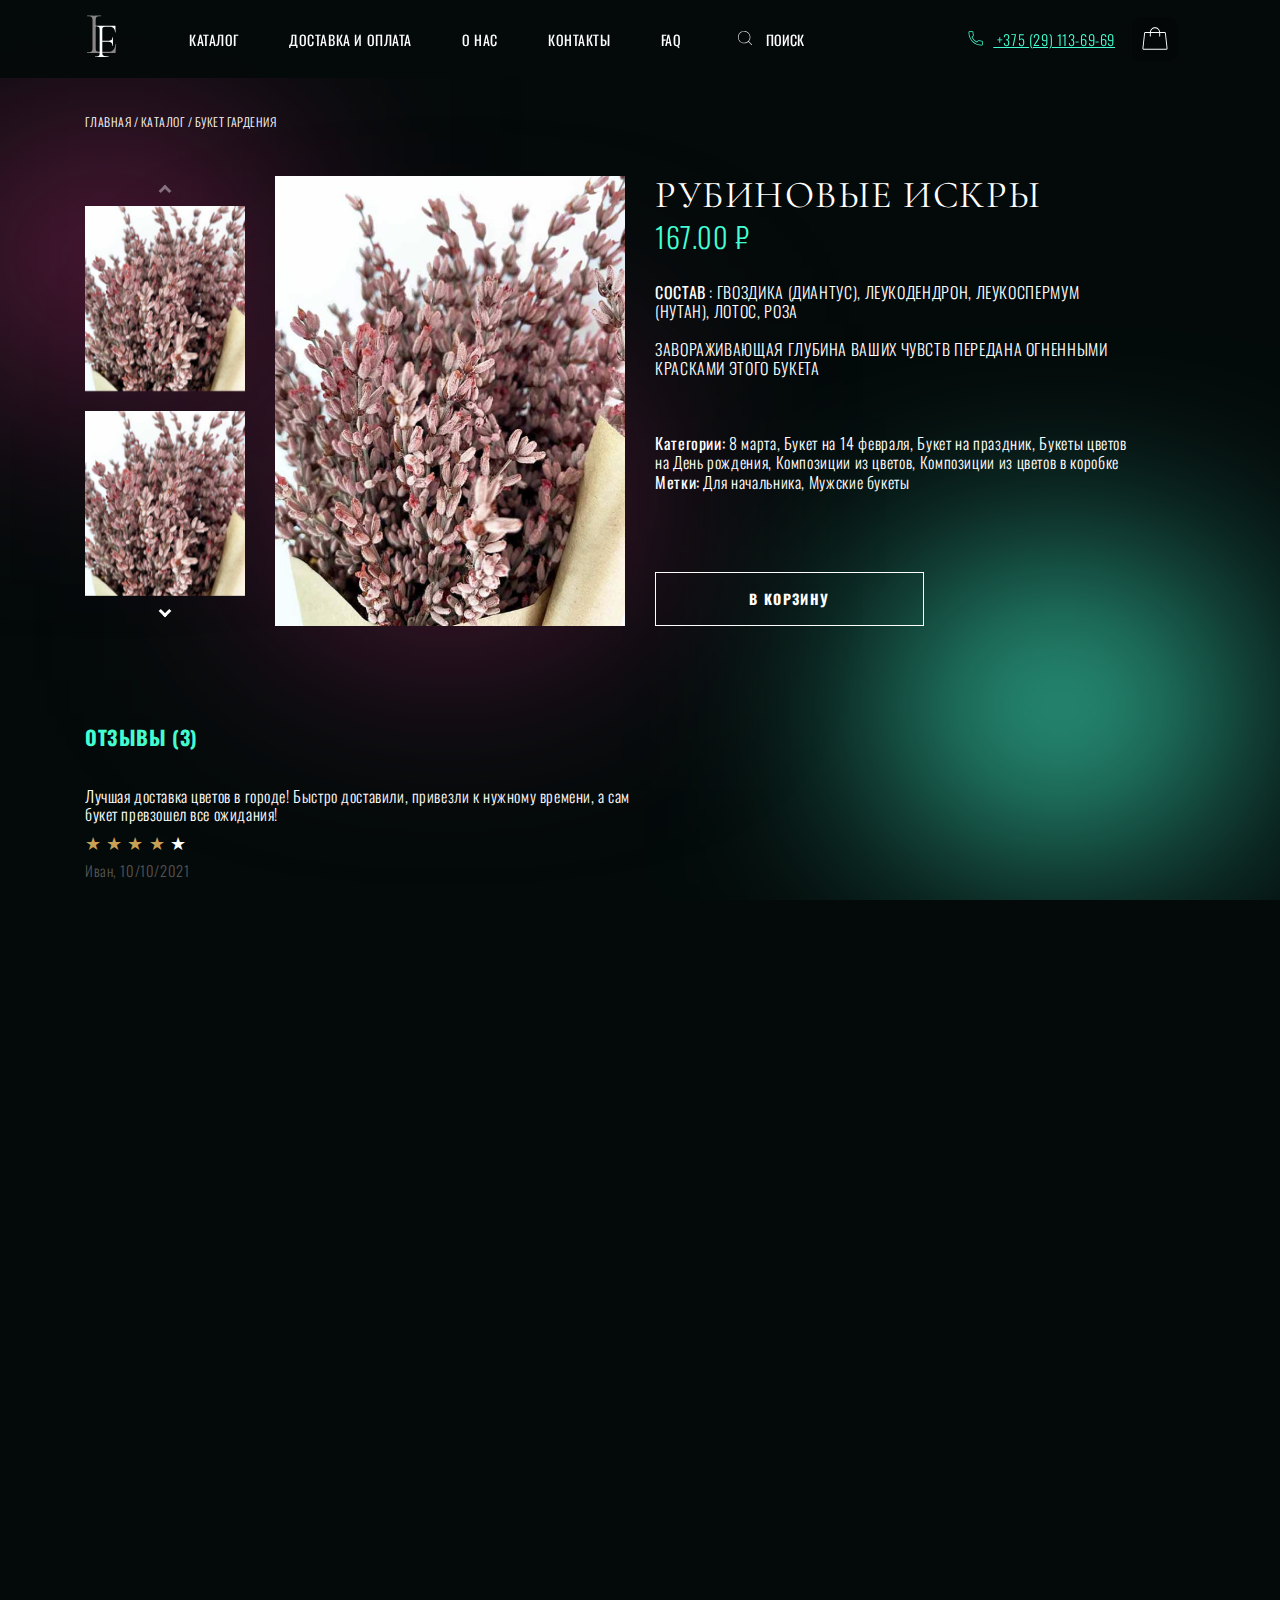
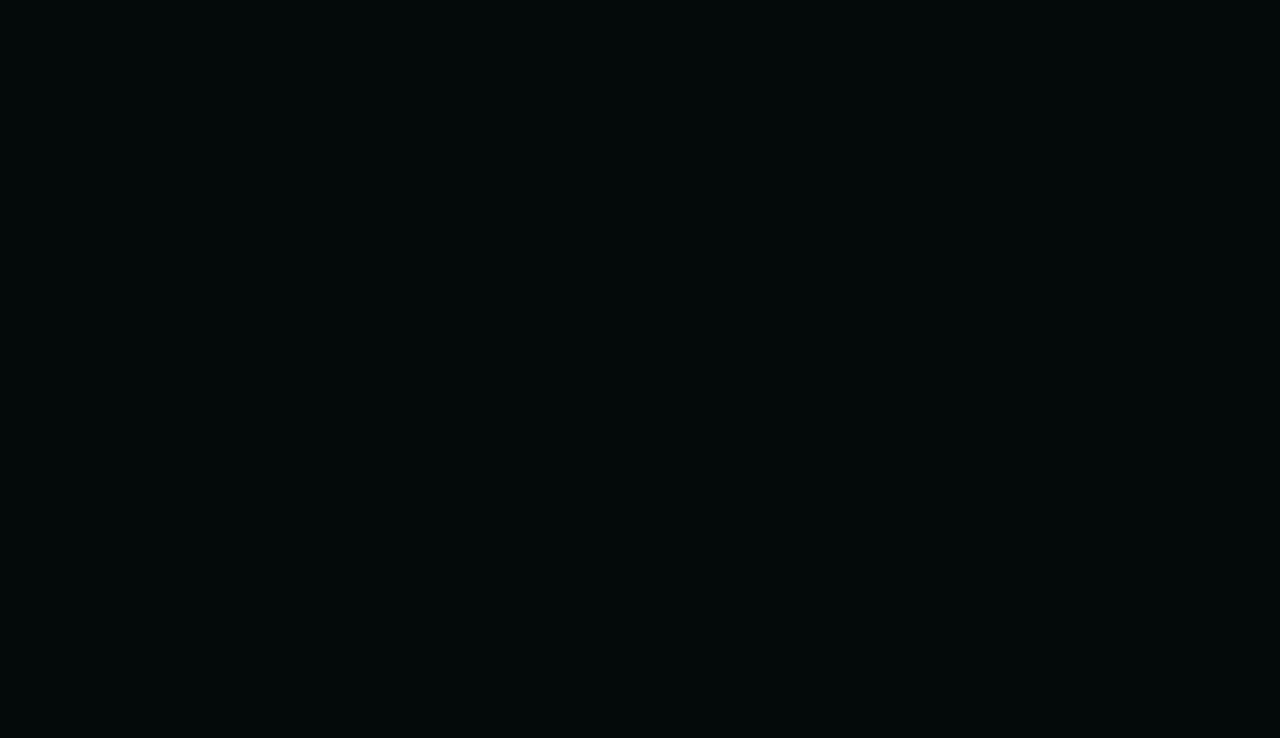
<file: product.html>
<!DOCTYPE html>
<html lang="en">
  <head>
    <meta charset="UTF-8" />
    <meta name="viewport" content="width=device-width, initial-scale=1" />
    <title>Document</title>
    <!-- Fonts google -->
    <link rel="preconnect" href="https://fonts.googleapis.com" />
    <link rel="preconnect" href="https://fonts.gstatic.com" crossorigin />
    <link
      href="https://fonts.googleapis.com/css2?family=Cormorant:wght@300;400;500;600;700&family=Oswald:wght@200;300;400;500;600;700&display=swap"
      rel="stylesheet"
    />

    <!-- favicon -->
    <link
      rel="shortcut icon"
      href="images//icons/logo.svg"
      type="image/x-icon"
    />
    <!-- main css -->
    <link rel="stylesheet" href="css/style.min.css" />
    <!-- Swiper CSS -->
    <link
      rel="stylesheet"
      href="https://unpkg.com/swiper@8/swiper-bundle.min.css"
    />
    <!-- Swiper Js -->
    <script
      defer
      src="https://unpkg.com/swiper@8/swiper-bundle.min.js"
    ></script>
    <!-- Global js -->
    <script defer src="js/main.js"></script>
    <script defer src="js/product-slider.js"></script>
  </head>

  <body>
    <header class="header">
      <div class="container">
        <div class="header__inner">
          <button class="header__burger">
            <span class="header__burger-line header__burger-line--1"></span>
            <span class="header__burger-line header__burger-line--2"></span>
            <span class="header__burger-line header__burger-line--3"></span>
            <span class="header__burger-line header__burger-line--4"></span>
          </button>
          <a class="header__logo" href="index.html">
            <img
              class="header__logo-img"
              src="images/icons/logo.svg"
              alt="LW Logo"
            />
          </a>

          <nav class="header__nav">
            <ul class="header__list">
              <li class="header__item--logo header__item--hidden">
                <a class="header__logo--2" href="index.html">
                  <img
                    class="header__logo-img"
                    src="images/icons/logo.svg"
                    alt="LW Logo"
                  />
                </a>
              </li>
              <li class="header__item">
                <a class="header__link" href="catalog.html">КАТАЛОГ</a>
              </li>
              <li class="header__item">
                <a class="header__link" href="shipping-payment.html">
                  ДОСТАВКА И ОПЛАТА
                </a>
              </li>
              <li class="header__item">
                <a class="header__link" href="about-us.html">О НАС</a>
              </li>
              <li class="header__item">
                <a class="header__link" href="contact.html">КОНТАКТЫ</a>
              </li>
              <li class="header__item">
                <a class="header__link" href="faq.html">FAQ</a>
              </li>
              <li class="header__item--email header__item--hidden">
                <hr />
                <a href="mailto:zakaz@loverflower.by" class="header__link--big">
                  zakaz@loverflower.by
                </a>
                Доставка 24/7 по договоренности с оператором
              </li>
              <li class="header__item--address header__item--hidden">
                <span class="header__link--big">ул. Тимирязева 67</span>
                10:00 до 21:00
                <br />
                без выходных
              </li>
              <li class="header__item--phone header__item--hidden">
                <a
                  href="tel:375291136969"
                  class="header__phone header__phone--2"
                >
                  <img src="images/icons/small-phone.svg" alt="Phone Icon" />
                  +375 (29) 113-69-69
                </a>
              </li>

              <li class="header__item--social">
                <a class="header__link--social" href="#">
                  <img src="images/icons/instagram.svg" alt="Instagram" />
                </a>
                <a class="header__link--social" href="#">
                  <img src="images/icons/whatsap.svg" alt="Whatsap" />
                </a>
              </li>
            </ul>
          </nav>

          <button class="header__search-btn">
            <svg
              width="16"
              height="16"
              fill="none"
              xmlns="http://www.w3.org/2000/svg"
            >
              <path
                d="M14.9489 14.5509L11.7239 11.326C12.8154 10.1308 13.3957 8.55591 13.3407 6.93829C13.2857 5.32068 12.5998 3.78882 11.4297 2.67051C10.2597 1.5522 8.69835 0.936262 7.0799 0.954495C5.46145 0.972728 3.91441 1.62368 2.76982 2.76807C1.62523 3.91246 0.974004 5.45938 0.955484 7.07783C0.936965 8.69627 1.55263 10.2577 2.67073 11.428C3.78883 12.5982 5.32057 13.2844 6.93818 13.3397C8.55578 13.395 10.1308 12.8149 11.3261 11.7237L14.5512 14.9488C14.6039 15.0015 14.6755 15.0311 14.7501 15.0311C14.8247 15.0311 14.8962 15.0014 14.9489 14.9487C15.0017 14.8959 15.0313 14.8244 15.0313 14.7498C15.0313 14.6752 15.0016 14.6037 14.9489 14.5509ZM1.53175 7.15602C1.53175 6.0435 1.86165 4.95597 2.47974 4.03094C3.09782 3.10591 3.97632 2.38494 5.00416 1.9592C6.03199 1.53346 7.16299 1.42206 8.25413 1.6391C9.34528 1.85615 10.3476 2.39188 11.1342 3.17855C11.9209 3.96522 12.4566 4.9675 12.6737 6.05864C12.8907 7.14978 12.7793 8.28078 12.3536 9.30862C11.9278 10.3365 11.2069 11.215 10.2818 11.833C9.35681 12.4511 8.26927 12.781 7.15675 12.781C5.66542 12.7793 4.23566 12.1862 3.18113 11.1316C2.1266 10.0771 1.53343 8.64735 1.53175 7.15602Z"
                fill=""
              />
            </svg>

            ПОИСК
          </button>

          <a href="tel:375291136969" class="header__phone">
            <img src="images/icons/small-phone.svg" alt="Phone Icon" />
            +375 (29) 113-69-69
          </a>

          <button class="header__basket-btn">
            <svg
              width="26"
              height="23"
              fill="none"
              xmlns="http://www.w3.org/2000/svg"
            >
              <path
                d="M25.5375 21.2201L23.871 6.22006C23.8331 5.87597 23.6695 5.558 23.4115 5.32713C23.1536 5.09626 22.8195 4.96876 22.4733 4.96908H18.1339C18.017 3.68823 17.4255 2.49732 16.4757 1.63016C15.5258 0.763 14.286 0.282227 12.9999 0.282227C11.7137 0.282227 10.474 0.763 9.52408 1.63016C8.57419 2.49732 7.98276 3.68823 7.86588 4.96908H3.52643C3.18026 4.96876 2.84616 5.09626 2.58822 5.32713C2.33027 5.558 2.16665 5.87597 2.12874 6.22006L0.462212 21.2201C0.440375 21.4166 0.460243 21.6156 0.520518 21.8039C0.580792 21.9923 0.680118 22.1658 0.81201 22.3132C0.943902 22.4605 1.10539 22.5784 1.28594 22.6591C1.46648 22.7398 1.66202 22.7816 1.85979 22.7816H24.1398C24.3376 22.7816 24.5332 22.7399 24.7137 22.6592C24.8943 22.5785 25.0558 22.4606 25.1877 22.3132C25.3196 22.1658 25.4189 21.9923 25.4792 21.804C25.5395 21.6156 25.5594 21.4166 25.5375 21.2201V21.2201ZM12.9999 1.21908C14.0371 1.22046 15.0376 1.60342 15.8107 2.29499C16.5838 2.98655 17.0754 3.93838 17.1919 4.96908H8.80784C8.92432 3.93838 9.41594 2.98655 10.189 2.29499C10.9621 1.60342 11.9626 1.22046 12.9999 1.21908V1.21908ZM24.4892 21.688C24.4454 21.7374 24.3917 21.7769 24.3314 21.8038C24.2712 21.8307 24.2059 21.8445 24.1399 21.8441H1.85979C1.79387 21.8441 1.72869 21.8302 1.66851 21.8033C1.60833 21.7763 1.5545 21.737 1.51054 21.6879C1.46658 21.6388 1.43348 21.5809 1.41339 21.5182C1.3933 21.4554 1.38669 21.3891 1.39397 21.3235L3.06061 6.32354C3.07326 6.20886 3.12779 6.10289 3.21375 6.02594C3.29972 5.949 3.41106 5.90649 3.52643 5.90658H7.84362V9.18783C7.84362 9.31215 7.893 9.43138 7.98091 9.51929C8.06882 9.6072 8.18805 9.65658 8.31237 9.65658C8.43669 9.65658 8.55592 9.6072 8.64383 9.51929C8.73173 9.43138 8.78112 9.31215 8.78112 9.18783V5.90658H17.2186V9.18783C17.2186 9.31215 17.268 9.43138 17.3559 9.51929C17.4438 9.6072 17.563 9.65658 17.6874 9.65658C17.8117 9.65658 17.9309 9.6072 18.0188 9.51929C18.1067 9.43138 18.1561 9.31215 18.1561 9.18783V5.90658H22.4733C22.5887 5.90649 22.7 5.949 22.786 6.02594C22.8719 6.10289 22.9265 6.20886 22.9391 6.32354L24.6058 21.3235C24.6134 21.3891 24.607 21.4555 24.5869 21.5184C24.5667 21.5812 24.5334 21.6391 24.4892 21.688V21.688Z"
              />
            </svg>
            <span class="header__basket-item-score"></span>
          </button>
          <div class="header__basket-container">
            <div class="header__basket-row">
              <p class="header__basket-title">ВАША КОРЗИНА</p>
              <button class="header__basket-btn-close">
                <svg
                  width="30"
                  height="30"
                  fill="none"
                  xmlns="http://www.w3.org/2000/svg"
                >
                  <path
                    d="M22.3822 6.76953L23.2306 7.61793L7.61744 23.2299L6.76904 22.3821L22.3822 6.76953Z"
                    fill="#43FFD2"
                  />
                  <path
                    d="M7.61744 6.76953L23.2306 22.3815L22.3822 23.2305L6.76904 7.61853L7.61744 6.76953Z"
                    fill="#43FFD2"
                  />
                </svg>
              </button>
            </div>
            <ul class="header__basket-list basket-list">
              <li class="basket-list__item">
                <a href="#">
                  <img
                    class="basket-list__img"
                    src="images/bouquets-gallery/popular-bouquets--1.png"
                  />
                </a>
                <div class="basket-list__info basket-list__info--1">
                  <a class="basket-list__name" href="#">Лучший день</a>
                  <label class="basket-list__input-label">
                    <span class="basket-list__input--minus basket__btn--minus">
                      -
                    </span>
                    <input class="basket-list__input" type="number" value="1" />
                    <span class="basket-list__input--add basket__btn--add">
                      +
                    </span>
                  </label>
                </div>
                <div class="basket-list__info basket-list__info--2">
                  <div class="basket-list__item-price">167.00 ₽</div>
                  <button class="basket-list__btn-delete">УДАЛИТЬ</button>
                </div>
              </li>
              <li class="basket-list__item">
                <a href="#">
                  <img
                    class="basket-list__img"
                    src="images/bouquets-gallery/popular-bouquets--2.png"
                  />
                </a>
                <div class="basket-list__info basket-list__info--1">
                  <a class="basket-list__name" href="#">ГАРДЕНИЯ</a>
                  <label class="basket-list__input-label">
                    <span class="basket-list__input--minus basket__btn--minus">
                      -
                    </span>
                    <input class="basket-list__input" type="number" value="1" />
                    <span class="basket-list__input--add basket__btn--add">
                      +
                    </span>
                  </label>
                </div>
                <div class="basket-list__info basket-list__info--2">
                  <div class="basket-list__item-price">167.00 ₽</div>
                  <button class="basket-list__btn-delete">УДАЛИТЬ</button>
                </div>
              </li>
            </ul>

            <p class="header__basket-paragraph">
              <span class="header__basket-paragraph--price">
                ПРЕВАРИТЕЛЬНЫЙ ИТОГ:
                <span class="header__basket-total-price">315.00 РУБ</span>
              </span>
              <br />
              Чтобы узнать стоимость доставки, перейдите к оформлению заказа.
            </p>

            <a class="header__basket-btn-issue btn--2" href="ordering.html">
              ОФОРМИТЬ ЗАКАЗ
            </a>
          </div>
        </div>
      </div>
    </header>
    <main class="main">
      <div class="crumbs-links">
        <div class="container">
          <a href="index.html" class="crumbs-links__link">ГЛАВНАЯ</a>
          <a href="catalog.html" class="crumbs-links__link">КАТАЛОГ</a>

          <span class="crumbs-links__here">БУКЕТ ГАРДЕНИЯ</span>
        </div>
      </div>
      <section class="product">
        <div class="container">
          <div class="product__inner">
            <div class="product__images">
              <div class="product__images-slider-main-container">
                <div class="product__images-slider swiper">
                  <div class="product__images-slider-container swiper-wrapper">
                    <div class="product__images-slider-slide swiper-slide">
                      <img
                        src="images/bouquets-gallery/popular-bouquets--1.png"
                        alt="РУБИНОВЫЕ ИСКРЫ"
                        class="product__img--more"
                      />
                    </div>
                    <div class="product__images-slider-slide swiper-slide">
                      <img
                        src="images/bouquets-gallery/popular-bouquets--1.png"
                        alt="РУБИНОВЫЕ ИСКРЫ"
                        class="product__img--more"
                      />
                    </div>
                    <div class="product__images-slider-slide swiper-slide">
                      <img
                        src="images/bouquets-gallery/popular-bouquets--1.png"
                        alt="РУБИНОВЫЕ ИСКРЫ"
                        class="product__img--more"
                      />
                    </div>
                    <div class="product__images-slider-slide swiper-slide">
                      <img
                        src="images/bouquets-gallery/popular-bouquets--1.png"
                        alt="РУБИНОВЫЕ ИСКРЫ"
                        class="product__img--more"
                      />
                    </div>
                  </div>
                </div>
                <button
                  class="product__images-slider-button product__images-slider-button--prev"
                ></button>
                <button
                  class="product__images-slider-button product__images-slider-button--next"
                ></button>
              </div>

              <img
                src="images/bouquets-gallery/popular-bouquets--1.png"
                alt="РУБИНОВЫЕ ИСКРЫ"
                class="product__img--main"
              />
            </div>
            <div class="product__info">
              <h1 class="product__name">рубиновые искры</h1>
              <p class="product__price">167.00 ₽</p>
              <p class="product__desc product__desc--1">
                <strong>Состав</strong>
                : Гвоздика (Диантус), Леукодендрон, Леукоспермум (Нутан), Лотос,
                Роза

                <br />
                <br />

                Завораживающая глубина ваших чувств передана огненными красками
                этого букета
              </p>
              <p class="product__desc product__desc--2">
                <b>Категории:</b>
                8 марта, Букет на 14 февраля, Букет на праздник, Букеты цветов
                на День рождения, Композиции из цветов, Композиции из цветов в
                коробке
                <br />

                <b>Метки:</b>
                Для начальника, Мужские букеты
              </p>
              <button class="product__btn product__btn--add btn--2">
                в корзину
              </button>
            </div>
          </div>
          <div class="product__decor-gradient product__decor-gradient--1"></div>
          <div class="product__decor-gradient product__decor-gradient--2"></div>
          <div class="product__decor-gradient product__decor-gradient--3"></div>
        </div>
      </section>
      <div class="product-reviews">
        <div class="container">
          <div class="product-reviews__inner">
            <p class="product-reviews__title">Отзывы (3)</p>
            <ul class="product-reviews__list">
              <li class="product-reviews__review">
                <p class="product-reviews__review-text">
                  Лучшая доставка цветов в городе! Быстро доставили, привезли к
                  нужному времени, а сам букет превзошел все ожидания!
                </p>
                <div class="product-reviews__review-stars">
                  <span
                    class="product-reviews__review-star product-reviews__review-star--gold"
                  >
                    ★
                  </span>
                  <span
                    class="product-reviews__review-star product-reviews__review-star--gold"
                  >
                    ★
                  </span>
                  <span
                    class="product-reviews__review-star product-reviews__review-star--gold"
                  >
                    ★
                  </span>
                  <span
                    class="product-reviews__review-star product-reviews__review-star--gold"
                  >
                    ★
                  </span>
                  <span class="product-reviews__review-star">★</span>
                </div>
                <span class="product-reviews__review-info">
                  Иван, 10/10/2021
                </span>
              </li>
              <li class="product-reviews__review">
                <p class="product-reviews__review-text">
                  Лучшая доставка цветов в городе! Быстро доставили, привезли к
                  нужному времени, а сам букет превзошел все ожидания!
                </p>
                <div class="product-reviews__review-stars">
                  <span
                    class="product-reviews__review-star product-reviews__review-star--gold"
                  >
                    ★
                  </span>
                  <span
                    class="product-reviews__review-star product-reviews__review-star--gold"
                  >
                    ★
                  </span>
                  <span
                    class="product-reviews__review-star product-reviews__review-star--gold"
                  >
                    ★
                  </span>
                  <span
                    class="product-reviews__review-star product-reviews__review-star--gold"
                  >
                    ★
                  </span>
                  <span class="product-reviews__review-star">★</span>
                </div>
                <span class="product-reviews__review-info">
                  Иван, 10/10/2021
                </span>
              </li>
              <li class="product-reviews__review">
                <p class="product-reviews__review-text">
                  Лучшая доставка цветов в городе! Быстро доставили, привезли к
                  нужному времени, а сам букет превзошел все ожидания!
                </p>
                <div class="product-reviews__review-stars">
                  <span
                    class="product-reviews__review-star product-reviews__review-star--gold"
                  >
                    ★
                  </span>
                  <span
                    class="product-reviews__review-star product-reviews__review-star--gold"
                  >
                    ★
                  </span>
                  <span
                    class="product-reviews__review-star product-reviews__review-star--gold"
                  >
                    ★
                  </span>
                  <span
                    class="product-reviews__review-star product-reviews__review-star--gold"
                  >
                    ★
                  </span>
                  <span class="product-reviews__review-star">★</span>
                </div>
                <span class="product-reviews__review-info">
                  Иван, 10/10/2021
                </span>
              </li>
            </ul>

            <div class="product-reviews__new-review">
              <p class="product-reviews__title">
                Оставьте свой отзыв на “Рубиновые искры”
              </p>

              <form class="product-reviews__form">
                <label
                  class="product-reviews__form-label product-reviews__form-label--1"
                >
                  Ваша оценка*
                </label>
                <div class="product-reviews__form-rating-wrapper">
                  <div class="product-reviews__form-rating-items">
                    <input
                      class="product-reviews__form-rating-item"
                      type="radio"
                      id="star-5"
                      name="rating"
                      value="5"
                    />
                    <label
                      class="product-reviews__form-rating-label"
                      for="star-5"
                      title="Оценка «5»"
                    ></label>
                    <input
                      class="product-reviews__form-rating-item"
                      type="radio"
                      id="star-4"
                      name="rating"
                      value="4"
                    />
                    <label
                      class="product-reviews__form-rating-label"
                      for="star-4"
                      title="Оценка «4»"
                    ></label>
                    <input
                      class="product-reviews__form-rating-item"
                      type="radio"
                      id="star-3"
                      name="rating"
                      value="3"
                    />
                    <label
                      class="product-reviews__form-rating-label"
                      for="star-3"
                      title="Оценка «3»"
                    ></label>
                    <input
                      class="product-reviews__form-rating-item"
                      type="radio"
                      id="star-2"
                      name="rating"
                      value="2"
                    />
                    <label
                      class="product-reviews__form-rating-label"
                      for="star-2"
                      title="Оценка «2»"
                    ></label>
                    <input
                      class="product-reviews__form-rating-item"
                      type="radio"
                      id="star-1"
                      name="rating"
                      value="1"
                    />
                    <label
                      class="product-reviews__form-rating-label"
                      for="star-1"
                      title="Оценка «1»"
                    ></label>
                  </div>
                </div>

                <label class="product-reviews__form-label">
                  Ваш отзыв*
                  <textarea class="product-reviews__form-text"></textarea>
                </label>
                <label class="product-reviews__form-label">
                  Имя*
                  <input
                    required
                    class="product-reviews__form-input"
                    name="name"
                    type="name"
                    placeholder="Ваше имя"
                  />
                </label>
                <label class="product-reviews__form-label">
                  E-mail*
                  <input
                    required
                    class="product-reviews__form-input"
                    name="name"
                    type="name"
                    placeholder="Ваша почта"
                  />
                </label>

                <button class="product-reviews__form-btn btn--1" type="submit">
                  ОТПРАВИТЬ
                </button>
                <p class="product-reviews__form-privacy-policy">
                  Нажимая на кнопку «Отправить», я даю свое согласие на
                  обработку персональных данных, в соответствии с
                  <a href="#" class="defolt-link">
                    Политикой конфиденциальности
                  </a>
                </p>
              </form>
            </div>
          </div>
        </div>
      </div>
    </main>
    <footer class="footer">
      <div class="container">
        <div class="footer__inner">
          <div class="footer__info">
            <a class="footer__logo" href="index.html">
              <img
                class="footer__logo-img"
                src="images/icons/logo.svg"
                alt="LW Logo"
              />
            </a>
            <p class="footer__subtitle">РЕКВИЗИТЫ</p>
            <p class="footer__paragraph">
              ООО «Ловефлове» 220035, Республика Беларусь, г. Минск, ул.
              Тимирязева д. 67, комн. 112 (пом.11) УНП 193263781, р/с
              BY55MTBK30120001093300096372 ЗАО «МТБанк», БИК MTBKBY22 220007, г.
              Минск, улица Толстого
            </p>
          </div>
          <ul class="footer__list footer__list--1">
            <li class="footer__list-item footer__subtitle">Каталог</li>
            <li class="footer__list-item">
              <a class="footer__list-link" href="#">Популярное</a>
            </li>
            <li class="footer__list-item">
              <a class="footer__list-link" href="#">Сухоцветы</a>
            </li>
            <li class="footer__list-item">
              <a class="footer__list-link" href="#">Букеты роз</a>
            </li>
            <li class="footer__list-item">
              <a class="footer__list-link" href="#">Композиции из цветов</a>
            </li>
            <li class="footer__list-item">
              <a class="footer__list-link" href="#">Индивидуальный букет</a>
            </li>
            <li class="footer__list-item">
              <a class="footer__list-link" href="#">Букет на праздник</a>
            </li>
            <li class="footer__list-item">
              <a class="footer__list-link" href="#">Упаковка подарков</a>
            </li>
            <li class="footer__list-item">
              <a class="footer__list-link" href="#">Шары</a>
            </li>
            <li class="footer__list-item">
              <a class="footer__list-link" href="#">Открытки</a>
            </li>
            <li class="footer__list-item">
              <a class="footer__list-link" href="#">Конверты</a>
            </li>
          </ul>
          <ul class="footer__list footer__list--2">
            <li class="footer__list-item footer__subtitle">БУКЕТ</li>
            <li class="footer__list-item">
              <a class="footer__list-link" href="#">Для девушки</a>
            </li>
            <li class="footer__list-item">
              <a class="footer__list-link" href="#">Для мужчины</a>
            </li>
            <li class="footer__list-item">
              <a class="footer__list-link" href="#">Для жены</a>
            </li>
            <li class="footer__list-item">
              <a class="footer__list-link" href="#">Для мамы</a>
            </li>
            <li class="footer__list-item">
              <a class="footer__list-link" href="#">Для коллеги</a>
            </li>
            <li class="footer__list-item">
              <a class="footer__list-link" href="#">Для начальника</a>
            </li>
            <li class="footer__list-item">
              <a class="footer__list-link" href="#">Для дочки</a>
            </li>
            <li class="footer__list-item">
              <a class="footer__list-link" href="#">Для детей</a>
            </li>
          </ul>
          <ul class="footer__list footer__list--3">
            <li class="footer__list-item-subtitle">
              <a class="footer__list-link-subtitle footer__subtitle" href="#">
                Доставка и оплата
              </a>
            </li>
            <li class="footer__list-item-subtitle">
              <a class="footer__list-link-subtitle footer__subtitle" href="#">
                О нас
              </a>
            </li>
            <li class="footer__list-item-subtitle">
              <a class="footer__list-link-subtitle footer__subtitle" href="#">
                FAQ
              </a>
            </li>
            <li class="footer__list-item-subtitle">
              <a class="footer__list-link-subtitle footer__subtitle" href="#">
                Контакты
              </a>
            </li>
            <li class="footer__list-item-subtitle">
              <a class="footer__list-link-subtitle footer__subtitle" href="#">
                для корпоративных клиентов
              </a>
            </li>
          </ul>
          <div class="footer__contact">
            <a class="footer__contact-email" href="mailto:zakaz@loverflower.by">
              zakaz@loverflower.by
              <br />
              <span class="footer__contact-text">
                Доставка 24/7 по договоренности с оператором
              </span>
            </a>
            <address class="footer__contact-address">
              ул. Тимирязева 67
              <br />
              <span class="footer__contact-text">
                10:00 до 21:00
                <br />
                без выходных
              </span>
            </address>
            <a href="tel:375291136969" class="footer__contact-phone">
              +375 (29) 113-69-69
              <br />
              <span class="footer__contact-text">
                прием звонков круглосуточно
              </span>
            </a>
          </div>
        </div>
      </div>
    </footer>
  </body>
</html>
</file>
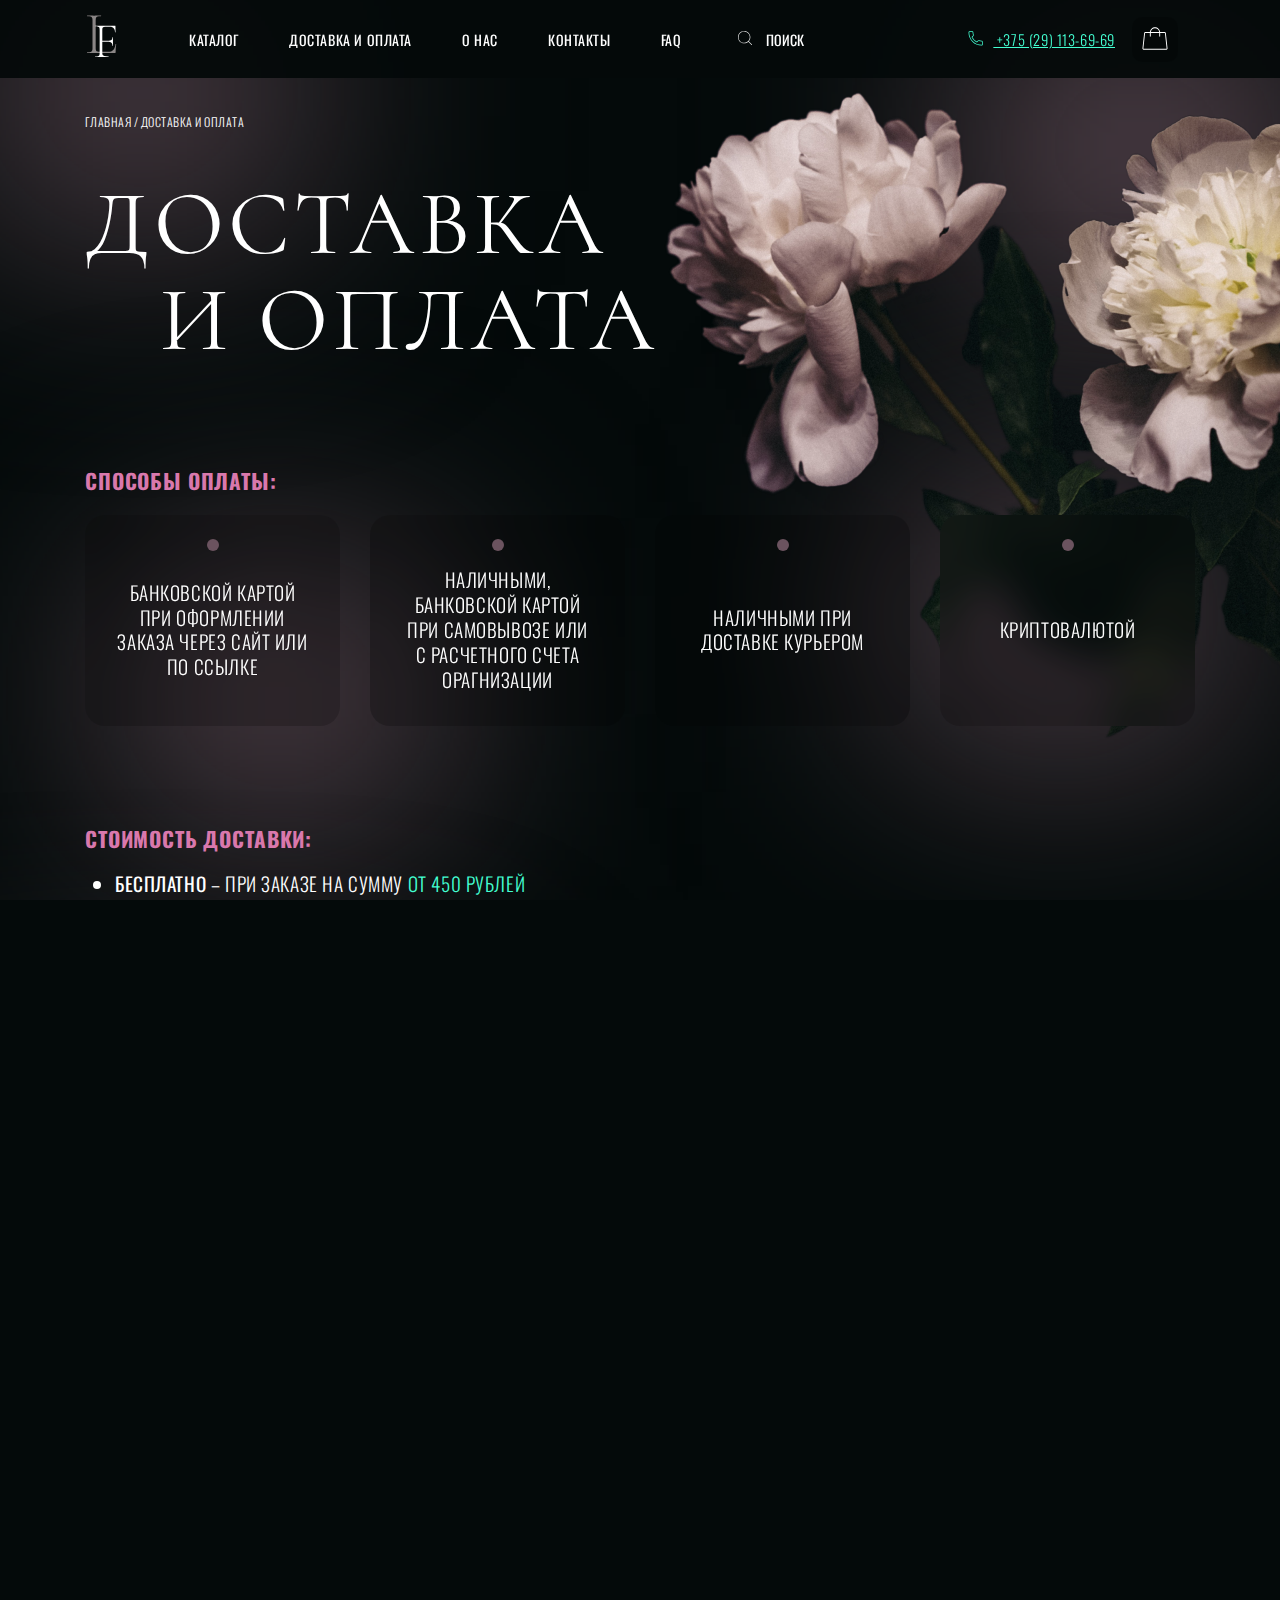
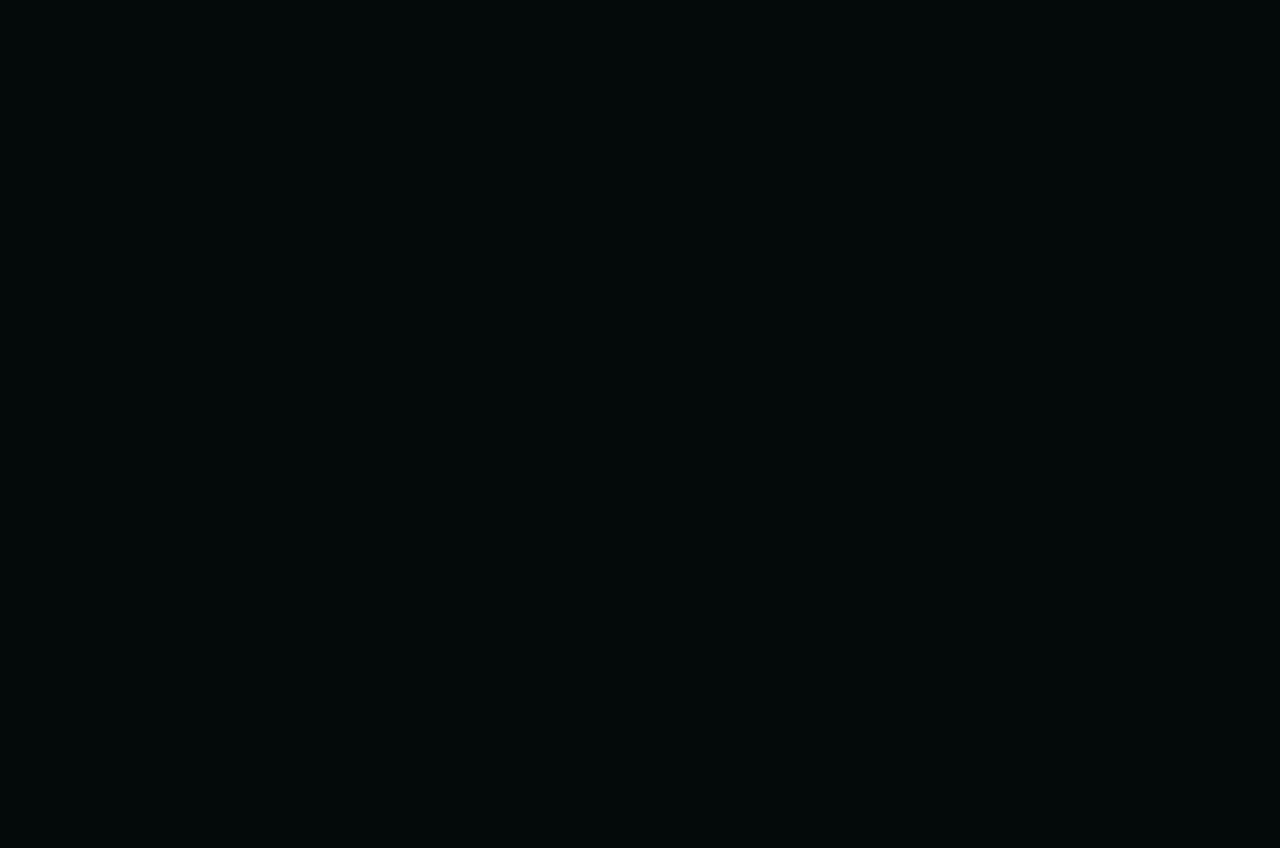
<file: shipping-payment.html>
<!DOCTYPE html>
<html lang="en">
  <head>
    <meta charset="UTF-8" />
    <meta name="viewport" content="width=device-width, initial-scale=1" />
    <title>Document</title>
    <!-- Fonts google -->
    <link rel="preconnect" href="https://fonts.googleapis.com" />
    <link rel="preconnect" href="https://fonts.gstatic.com" crossorigin />
    <link
      href="https://fonts.googleapis.com/css2?family=Cormorant:wght@300;400;500;600;700&family=Oswald:wght@200;300;400;500;600;700&display=swap"
      rel="stylesheet"
    />

    <!-- favicon -->
    <link
      rel="shortcut icon"
      href="images//icons/logo.svg"
      type="image/x-icon"
    />
    <!-- main css -->
    <link rel="stylesheet" href="css/style.min.css" />

    <!-- Global js -->
    <script defer src="js/main.js"></script>
  </head>

  <body>
    <header class="header">
      <div class="container">
        <div class="header__inner">
          <button class="header__burger">
            <span class="header__burger-line header__burger-line--1"></span>
            <span class="header__burger-line header__burger-line--2"></span>
            <span class="header__burger-line header__burger-line--3"></span>
            <span class="header__burger-line header__burger-line--4"></span>
          </button>
          <a class="header__logo" href="index.html">
            <img
              class="header__logo-img"
              src="images/icons/logo.svg"
              alt="LW Logo"
            />
          </a>

          <nav class="header__nav">
            <ul class="header__list">
              <li class="header__item--logo header__item--hidden">
                <a class="header__logo--2" href="index.html">
                  <img
                    class="header__logo-img"
                    src="images/icons/logo.svg"
                    alt="LW Logo"
                  />
                </a>
              </li>
              <li class="header__item">
                <a class="header__link" href="catalog.html">КАТАЛОГ</a>
              </li>
              <li class="header__item">
                <a class="header__link" href="shipping-payment.html">
                  ДОСТАВКА И ОПЛАТА
                </a>
              </li>
              <li class="header__item">
                <a class="header__link" href="about-us.html">О НАС</a>
              </li>
              <li class="header__item">
                <a class="header__link" href="contact.html">КОНТАКТЫ</a>
              </li>
              <li class="header__item">
                <a class="header__link" href="faq.html">FAQ</a>
              </li>
              <li class="header__item--email header__item--hidden">
                <hr />
                <a href="mailto:zakaz@loverflower.by" class="header__link--big">
                  zakaz@loverflower.by
                </a>
                Доставка 24/7 по договоренности с оператором
              </li>
              <li class="header__item--address header__item--hidden">
                <span class="header__link--big">ул. Тимирязева 67</span>
                10:00 до 21:00
                <br />
                без выходных
              </li>
              <li class="header__item--phone header__item--hidden">
                <a
                  href="tel:375291136969"
                  class="header__phone header__phone--2"
                >
                  <img src="images/icons/small-phone.svg" alt="Phone Icon" />
                  +375 (29) 113-69-69
                </a>
              </li>

              <li class="header__item--social">
                <a class="header__link--social" href="#">
                  <img src="images/icons/instagram.svg" alt="Instagram" />
                </a>
                <a class="header__link--social" href="#">
                  <img src="images/icons/whatsap.svg" alt="Whatsap" />
                </a>
              </li>
            </ul>
          </nav>

          <button class="header__search-btn">
            <svg
              width="16"
              height="16"
              fill="none"
              xmlns="http://www.w3.org/2000/svg"
            >
              <path
                d="M14.9489 14.5509L11.7239 11.326C12.8154 10.1308 13.3957 8.55591 13.3407 6.93829C13.2857 5.32068 12.5998 3.78882 11.4297 2.67051C10.2597 1.5522 8.69835 0.936262 7.0799 0.954495C5.46145 0.972728 3.91441 1.62368 2.76982 2.76807C1.62523 3.91246 0.974004 5.45938 0.955484 7.07783C0.936965 8.69627 1.55263 10.2577 2.67073 11.428C3.78883 12.5982 5.32057 13.2844 6.93818 13.3397C8.55578 13.395 10.1308 12.8149 11.3261 11.7237L14.5512 14.9488C14.6039 15.0015 14.6755 15.0311 14.7501 15.0311C14.8247 15.0311 14.8962 15.0014 14.9489 14.9487C15.0017 14.8959 15.0313 14.8244 15.0313 14.7498C15.0313 14.6752 15.0016 14.6037 14.9489 14.5509ZM1.53175 7.15602C1.53175 6.0435 1.86165 4.95597 2.47974 4.03094C3.09782 3.10591 3.97632 2.38494 5.00416 1.9592C6.03199 1.53346 7.16299 1.42206 8.25413 1.6391C9.34528 1.85615 10.3476 2.39188 11.1342 3.17855C11.9209 3.96522 12.4566 4.9675 12.6737 6.05864C12.8907 7.14978 12.7793 8.28078 12.3536 9.30862C11.9278 10.3365 11.2069 11.215 10.2818 11.833C9.35681 12.4511 8.26927 12.781 7.15675 12.781C5.66542 12.7793 4.23566 12.1862 3.18113 11.1316C2.1266 10.0771 1.53343 8.64735 1.53175 7.15602Z"
                fill=""
              />
            </svg>

            ПОИСК
          </button>

          <a href="tel:375291136969" class="header__phone">
            <img src="images/icons/small-phone.svg" alt="Phone Icon" />
            +375 (29) 113-69-69
          </a>

          <button class="header__basket-btn">
            <svg
              width="26"
              height="23"
              fill="none"
              xmlns="http://www.w3.org/2000/svg"
            >
              <path
                d="M25.5375 21.2201L23.871 6.22006C23.8331 5.87597 23.6695 5.558 23.4115 5.32713C23.1536 5.09626 22.8195 4.96876 22.4733 4.96908H18.1339C18.017 3.68823 17.4255 2.49732 16.4757 1.63016C15.5258 0.763 14.286 0.282227 12.9999 0.282227C11.7137 0.282227 10.474 0.763 9.52408 1.63016C8.57419 2.49732 7.98276 3.68823 7.86588 4.96908H3.52643C3.18026 4.96876 2.84616 5.09626 2.58822 5.32713C2.33027 5.558 2.16665 5.87597 2.12874 6.22006L0.462212 21.2201C0.440375 21.4166 0.460243 21.6156 0.520518 21.8039C0.580792 21.9923 0.680118 22.1658 0.81201 22.3132C0.943902 22.4605 1.10539 22.5784 1.28594 22.6591C1.46648 22.7398 1.66202 22.7816 1.85979 22.7816H24.1398C24.3376 22.7816 24.5332 22.7399 24.7137 22.6592C24.8943 22.5785 25.0558 22.4606 25.1877 22.3132C25.3196 22.1658 25.4189 21.9923 25.4792 21.804C25.5395 21.6156 25.5594 21.4166 25.5375 21.2201V21.2201ZM12.9999 1.21908C14.0371 1.22046 15.0376 1.60342 15.8107 2.29499C16.5838 2.98655 17.0754 3.93838 17.1919 4.96908H8.80784C8.92432 3.93838 9.41594 2.98655 10.189 2.29499C10.9621 1.60342 11.9626 1.22046 12.9999 1.21908V1.21908ZM24.4892 21.688C24.4454 21.7374 24.3917 21.7769 24.3314 21.8038C24.2712 21.8307 24.2059 21.8445 24.1399 21.8441H1.85979C1.79387 21.8441 1.72869 21.8302 1.66851 21.8033C1.60833 21.7763 1.5545 21.737 1.51054 21.6879C1.46658 21.6388 1.43348 21.5809 1.41339 21.5182C1.3933 21.4554 1.38669 21.3891 1.39397 21.3235L3.06061 6.32354C3.07326 6.20886 3.12779 6.10289 3.21375 6.02594C3.29972 5.949 3.41106 5.90649 3.52643 5.90658H7.84362V9.18783C7.84362 9.31215 7.893 9.43138 7.98091 9.51929C8.06882 9.6072 8.18805 9.65658 8.31237 9.65658C8.43669 9.65658 8.55592 9.6072 8.64383 9.51929C8.73173 9.43138 8.78112 9.31215 8.78112 9.18783V5.90658H17.2186V9.18783C17.2186 9.31215 17.268 9.43138 17.3559 9.51929C17.4438 9.6072 17.563 9.65658 17.6874 9.65658C17.8117 9.65658 17.9309 9.6072 18.0188 9.51929C18.1067 9.43138 18.1561 9.31215 18.1561 9.18783V5.90658H22.4733C22.5887 5.90649 22.7 5.949 22.786 6.02594C22.8719 6.10289 22.9265 6.20886 22.9391 6.32354L24.6058 21.3235C24.6134 21.3891 24.607 21.4555 24.5869 21.5184C24.5667 21.5812 24.5334 21.6391 24.4892 21.688V21.688Z"
              />
            </svg>
            <span class="header__basket-item-score"></span>
          </button>
          <div class="header__basket-container">
            <div class="header__basket-row">
              <p class="header__basket-title">ВАША КОРЗИНА</p>
              <button class="header__basket-btn-close">
                <svg
                  width="30"
                  height="30"
                  fill="none"
                  xmlns="http://www.w3.org/2000/svg"
                >
                  <path
                    d="M22.3822 6.76953L23.2306 7.61793L7.61744 23.2299L6.76904 22.3821L22.3822 6.76953Z"
                    fill="#43FFD2"
                  />
                  <path
                    d="M7.61744 6.76953L23.2306 22.3815L22.3822 23.2305L6.76904 7.61853L7.61744 6.76953Z"
                    fill="#43FFD2"
                  />
                </svg>
              </button>
            </div>
            <ul class="header__basket-list basket-list">
              <li class="basket-list__item">
                <a href="#">
                  <img
                    class="basket-list__img"
                    src="images/bouquets-gallery/popular-bouquets--1.png"
                  />
                </a>
                <div class="basket-list__info basket-list__info--1">
                  <a class="basket-list__name" href="#">Лучший день</a>
                  <label class="basket-list__input-label">
                    <span class="basket-list__input--minus basket__btn--minus">
                      -
                    </span>
                    <input class="basket-list__input" type="number" value="1" />
                    <span class="basket-list__input--add basket__btn--add">
                      +
                    </span>
                  </label>
                </div>
                <div class="basket-list__info basket-list__info--2">
                  <div class="basket-list__item-price">167.00 ₽</div>
                  <button class="basket-list__btn-delete">УДАЛИТЬ</button>
                </div>
              </li>
              <li class="basket-list__item">
                <a href="#">
                  <img
                    class="basket-list__img"
                    src="images/bouquets-gallery/popular-bouquets--2.png"
                  />
                </a>
                <div class="basket-list__info basket-list__info--1">
                  <a class="basket-list__name" href="#">ГАРДЕНИЯ</a>
                  <label class="basket-list__input-label">
                    <span class="basket-list__input--minus basket__btn--minus">
                      -
                    </span>
                    <input class="basket-list__input" type="number" value="1" />
                    <span class="basket-list__input--add basket__btn--add">
                      +
                    </span>
                  </label>
                </div>
                <div class="basket-list__info basket-list__info--2">
                  <div class="basket-list__item-price">167.00 ₽</div>
                  <button class="basket-list__btn-delete">УДАЛИТЬ</button>
                </div>
              </li>
            </ul>

            <p class="header__basket-paragraph">
              <span class="header__basket-paragraph--price">
                ПРЕВАРИТЕЛЬНЫЙ ИТОГ:
                <span class="header__basket-total-price">315.00 РУБ</span>
              </span>
              <br />
              Чтобы узнать стоимость доставки, перейдите к оформлению заказа.
            </p>

            <a class="header__basket-btn-issue btn--2" href="ordering.html">
              ОФОРМИТЬ ЗАКАЗ
            </a>
          </div>
        </div>
      </div>
    </header>
    <main class="main">
      <div class="crumbs-links">
        <div class="container">
          <a href="index.html" class="crumbs-links__link">ГЛАВНАЯ</a>
          <span class="crumbs-links__here">ДОСТАВКА И ОПЛАТА</span>
        </div>
      </div>
      <section class="shipping-payment">
        <div class="container">
          <div class="shipping-payment__inner">
            <h1 class="shipping-payment__title title">
              доставка
              <br />
              <span class="shipping-payment__title-span">и оплата</span>
            </h1>

            <h2 class="shipping-payment__subtitle">СПОСОБЫ ОПЛАТЫ:</h2>
            <ul class="shipping-payment__pay-methods paragraph">
              <li class="shipping-payment__pay-method">
                БАНКОВСКОЙ КАРТОЙ ПРИ ОФОРМЛЕНИИ ЗАКАЗА ЧЕРЕЗ САЙТ или по ссылке
              </li>
              <li class="shipping-payment__pay-method">
                НАЛИЧНЫМИ, БАНКОВСКОЙ КАРТОЙ ПРИ САМОВЫВОЗЕ или с расчетного
                счета орагнизации
              </li>
              <li class="shipping-payment__pay-method">
                НАЛИЧНЫМИ ПРИ ДОСТАВКЕ КУРЬЕРОМ
              </li>
              <li class="shipping-payment__pay-method">КРИПТОВАЛЮТОЙ</li>
            </ul>

            <h2 class="shipping-payment__subtitle">стоимость доставки:</h2>
            <ul
              class="shipping-payment__price-shipping paragraph shipping-payment__list"
            >
              <li
                class="shipping-payment__price-shipping-item shipping-payment__list-item"
              >
                <strong>Бесплатно</strong>
                – при заказе на сумму
                <span class="shipping-payment__mark">от 450 рублей</span>
              </li>
              <li
                class="shipping-payment__price-shipping-item shipping-payment__list-item"
              >
                <strong>95 рублей</strong>
                – при заказе на сумму
                <span class="shipping-payment__mark">менее 450 рублей</span>
              </li>
              <li
                class="shipping-payment__price-shipping-item shipping-payment__list-item"
              >
                Так же вы можете забрать ваш заказ самостоятельно по адресу:
                <br />
                <span class="shipping-payment__mark">
                  г. Минск, ул. Тимирязева д. 67, комн. 112 ежедневно с 10.00 до
                  21.00
                </span>
              </li>
            </ul>

            <h3 class="shipping-payment__subtitle">Условия доставки:</h3>
            <ul
              class="shipping-payment__delivery-terms paragraph shipping-payment__list"
            >
              <li
                class="shipping-payment__delivery-terms-item shipping-payment__list-item"
              >
                Доставка осуществляется по городу Минску в пределах МКАД
                <span class="shipping-payment__mark">в любой день</span>
              </li>
              <li
                class="shipping-payment__delivery-terms-item shipping-payment__list-item"
              >
                Доставка осуществляется по городу Минску в пределах МКАД в любой
                день Возможность, сроки и стоимость доставки за пределы МКАД,
                доставки в ночное время,
                <span class="shipping-payment__mark">
                  праздники оговариваются с менеджером
                </span>
              </li>
            </ul>

            <div class="shipping-payment__extra">
              <h5 class="shipping-payment__subtitle">Дополнительно:</h5>
              <p
                class="shipping-payment__extra-paragraph shipping-payment__extra-paragraph--1 paragraph"
              >
                Доставка иному лицу возможна только в случае оплаты заказа
                заказчиком. Доставка осуществляется не ранее чем через 2 часа
                после оплаты заказа, но может быть ранее, если букет есть в
                наличии либо по договорённости с менеджером.
                <br />
                Время ожидания курьера составляет 15 минут.
                <br />
                В случае если на момент доставки цветов получателя нет либо нет
                возможности по иным причинам произвести доставку (указан
                неточный адре с, закрытая входная дверь, контрольно-пропускная
                система и др.), мы оставляем за собой право по собственному
                выбору:
                <br />
              </p>
              <ul
                class="shipping-payment__extra-list shipping-payment__list paragraph"
              >
                <li
                  class="shipping-payment__extra-list-item shipping-payment__list-item"
                >
                  оставить цветы тому, кто открыл дверь;
                </li>
                <li
                  class="shipping-payment__extra-list-item shipping-payment__list-item"
                >
                  с заказчиком согласовать повторную доставку, которая
                  дополнительно оплачивается;
                </li>
                <li
                  class="shipping-payment__extra-list-item shipping-payment__list-item"
                >
                  отказаться от передачи цветов без возврата денежных средств.
                </li>
              </ul>
              <p
                class="shipping-payment__extra-paragraph shipping-payment__extra-paragraph--2 paragraph"
              >
                Если вы либо иной получатель не получили заказ, вам необходимо
                сообщить об этом менеджеру
                <span class="shipping-payment__mark">
                  по телефону +375&nbsp;29&nbsp;113&nbsp;69&nbsp;69.
                </span>
              </p>

              <h6 class="shipping-payment__subtitle">Возврат денег:</h6>
              <p
                class="shipping-payment__extra-paragraph shipping-payment__extra-paragraph--3 paragraph"
              >
                При отказе заказчика от заказа в течение двух часов, если заказ
                ещё не начал готовиться, средства возвращаются в полном объёме.
                Если же флорист начал подготовку, то заказчик имеет право на
                возврат 50% стоимости, либо, если ещё не был оплачен, то обязан
                оплатить 50%.
                <br />
                <br />
                Цветы надлежащего качества возврату и обмену не подлежат, а если
                имеются какие-либо недостатки в цветах – возврат производится
                лишь если эти недостатки не являются природными и естественными
                изъянами растения. Возврат денежных средств производится
                незамедлительно на тот счёт, с которого произошла оплата, их же
                поступление на счёт зависит от платёжной системы.
              </p>
            </div>
          </div>
          <!-- Decor -->

          <div
            class="shipping-payment__decor-gradient shipping-payment__decor-gradient--1"
          ></div>
          <div
            class="shipping-payment__decor-gradient shipping-payment__decor-gradient--2"
          ></div>
          <div
            class="shipping-payment__decor-gradient shipping-payment__decor-gradient--3"
          ></div>
          <div
            class="shipping-payment__decor-gradient shipping-payment__decor-gradient--4"
          ></div>
          <div
            class="shipping-payment__decor-gradient shipping-payment__decor-gradient--5"
          ></div>
          <div
            class="shipping-payment__decor-gradient shipping-payment__decor-gradient--6"
          ></div>
          <div
            class="shipping-payment__decor-gradient shipping-payment__decor-gradient--7"
          ></div>
          <div
            class="shipping-payment__decor-gradient shipping-payment__decor-gradient--8"
          ></div>
        </div>
        <img
          class="shipping-payment__decor-flower shipping-payment__decor-flower--1"
          src="images/site-decor/shipping-payment__decor-flower.png"
        />
        <img
          class="shipping-payment__decor-flower shipping-payment__decor-flower--2"
          src="images/site-decor/shipping-payment__decor-flower.png"
        />
        <img
          class="shipping-payment__decor-flower shipping-payment__decor-flower--3"
          src="images/site-decor/shipping-payment__decor-flower.png"
        />
      </section>
    </main>
    <footer class="footer">
      <div class="container">
        <div class="footer__inner">
          <div class="footer__info">
            <a class="footer__logo" href="index.html">
              <img
                class="footer__logo-img"
                src="images/icons/logo.svg"
                alt="LW Logo"
              />
            </a>
            <p class="footer__subtitle">РЕКВИЗИТЫ</p>
            <p class="footer__paragraph">
              ООО «Ловефлове» 220035, Республика Беларусь, г. Минск, ул.
              Тимирязева д. 67, комн. 112 (пом.11) УНП 193263781, р/с
              BY55MTBK30120001093300096372 ЗАО «МТБанк», БИК MTBKBY22 220007, г.
              Минск, улица Толстого
            </p>
          </div>
          <ul class="footer__list footer__list--1">
            <li class="footer__list-item footer__subtitle">Каталог</li>
            <li class="footer__list-item">
              <a class="footer__list-link" href="catalog.html">Популярное</a>
            </li>
            <li class="footer__list-item">
              <a class="footer__list-link" href="catalog.html">Сухоцветы</a>
            </li>
            <li class="footer__list-item">
              <a class="footer__list-link" href="catalog.html">Букеты роз</a>
            </li>
            <li class="footer__list-item">
              <a class="footer__list-link" href="catalog.html">
                Композиции из цветов
              </a>
            </li>
            <li class="footer__list-item">
              <a class="footer__list-link" href="catalog.html">
                Индивидуальный букет
              </a>
            </li>
            <li class="footer__list-item">
              <a class="footer__list-link" href="catalog.html">
                Букет на праздник
              </a>
            </li>
            <li class="footer__list-item">
              <a class="footer__list-link" href="catalog.html">
                Упаковка подарков
              </a>
            </li>
            <li class="footer__list-item">
              <a class="footer__list-link" href="catalog.html">Шары</a>
            </li>
            <li class="footer__list-item">
              <a class="footer__list-link" href="catalog.html">Открытки</a>
            </li>
            <li class="footer__list-item">
              <a class="footer__list-link" href="catalog.html">Конверты</a>
            </li>
          </ul>
          <ul class="footer__list footer__list--2">
            <li class="footer__list-item footer__subtitle">БУКЕТ</li>
            <li class="footer__list-item">
              <a class="footer__list-link" href="catalog.html">Для девушки</a>
            </li>
            <li class="footer__list-item">
              <a class="footer__list-link" href="catalog.html">Для мужчины</a>
            </li>
            <li class="footer__list-item">
              <a class="footer__list-link" href="catalog.html">Для жены</a>
            </li>
            <li class="footer__list-item">
              <a class="footer__list-link" href="catalog.html">Для мамы</a>
            </li>
            <li class="footer__list-item">
              <a class="footer__list-link" href="catalog.html">Для коллеги</a>
            </li>
            <li class="footer__list-item">
              <a class="footer__list-link" href="catalog.html">
                Для начальника
              </a>
            </li>
            <li class="footer__list-item">
              <a class="footer__list-link" href="catalog.html">Для дочки</a>
            </li>
            <li class="footer__list-item">
              <a class="footer__list-link" href="catalog.html">Для детей</a>
            </li>
          </ul>
          <ul class="footer__list footer__list--3">
            <li class="footer__list-item-subtitle">
              <a
                class="footer__list-link-subtitle footer__subtitle"
                href="shipping-payment.html"
              >
                Доставка и оплата
              </a>
            </li>
            <li class="footer__list-item-subtitle">
              <a
                class="footer__list-link-subtitle footer__subtitle"
                href="about-us.html"
              >
                О нас
              </a>
            </li>
            <li class="footer__list-item-subtitle">
              <a
                class="footer__list-link-subtitle footer__subtitle"
                href="faq.html"
              >
                FAQ
              </a>
            </li>
            <li class="footer__list-item-subtitle">
              <a
                class="footer__list-link-subtitle footer__subtitle"
                href="contact.html"
              >
                Контакты
              </a>
            </li>
          </ul>
          <div class="footer__contact">
            <a class="footer__contact-email" href="mailto:zakaz@loverflower.by">
              zakaz@loverflower.by
              <br />
              <span class="footer__contact-text">
                Доставка 24/7 по договоренности с оператором
              </span>
            </a>
            <address class="footer__contact-address">
              ул. Тимирязева 67
              <br />
              <span class="footer__contact-text">
                10:00 до 21:00
                <br />
                без выходных
              </span>
            </address>
            <a href="tel:375291136969" class="footer__contact-phone">
              +375 (29) 113-69-69
              <br />
              <span class="footer__contact-text">
                прием звонков круглосуточно
              </span>
            </a>
          </div>
        </div>
      </div>
    </footer>
  </body>
</html>
</file>
<file: css/style.min.css>
html{-webkit-box-sizing:border-box;box-sizing:border-box}*,*::after,*::before{-webkit-box-sizing:inherit;box-sizing:inherit}ul,ol{padding:0}body,h1,h2,h3,h4,h5,h6,p,ul,ol,li,figure,figcaption,blockquote,dl,dd{margin:0}ul{list-style:none}img{max-width:100%;display:inline-block}input,button,textarea,select{font:inherit}a{color:inherit;text-decoration:none}button{cursor:pointer;border:none;background-color:transparent}input[type=search]::-webkit-search-decoration,input[type=search]::-webkit-search-cancel-button,input[type=search]::-webkit-search-results-button,input[type=search]::-webkit-search-results-decoration{display:none}input::-webkit-outer-spin-button,input::-webkit-inner-spin-button{-webkit-appearance:none;margin:0}input{-webkit-appearance:none;border-radius:0}blockquote,q{quotes:none}blockquote:before,blockquote:after,q:before,q:after{content:"";content:none}table{border-collapse:collapse;border-spacing:0}html,body{height:100%;overflow-x:hidden;font-family:"Oswald",sans-serif;font-size:15px;font-weight:300;line-height:120%;letter-spacing:.04em;color:#fff;background-color:#040a0a}hr{margin:0;height:1px;opacity:.9;background-color:#fff}*::-webkit-scrollbar{width:6px;height:6px}*::-webkit-scrollbar-track{background-color:transparent}*::-webkit-scrollbar-thumb{border-radius:20px;background-color:#43ffd2}body.body--not-scrolling{overflow-y:hidden}.wrapper{display:-webkit-box;display:-ms-flexbox;display:flex;-webkit-box-orient:vertical;-webkit-box-direction:normal;-ms-flex-direction:column;flex-direction:column;min-height:100%}.main{-webkit-box-flex:1;-ms-flex:1 0 auto;flex:1 0 auto}.footer{-webkit-box-flex:0;-ms-flex:0 0 auto;flex:0 0 auto}.container{position:relative;max-width:1140px;margin:0 auto;padding:0 15px}p{line-height:110%}*:focus-visible{outline:1px solid #fff}textarea{resize:none}input,textarea,select,option{padding:20px;border:1px solid #555;font-weight:400;font-size:14px;letter-spacing:.1px;color:#fff;background-color:transparent;-webkit-transition:all,.25s;-o-transition:all,.25s;transition:all,.25s}input:focus-visible,textarea:focus-visible,select:focus-visible,option:focus-visible{border-color:#43ffd2;outline:none}.title{font-family:"Cormorant",serif;font-weight:400;font-size:100px;letter-spacing:.05em;line-height:105%;text-transform:uppercase}.paragraph{font-weight:300;font-size:20px;line-height:130%;color:#fff}.btn--1{display:inline-block;padding:14px 46px;font-size:14px;font-weight:700;line-height:18px;letter-spacing:1px;text-align:center;text-transform:uppercase;-webkit-transition:all,.25s;-o-transition:all,.25s;transition:all,.25s;color:#040a0a;background-color:#43ffd2}.btn--1:hover{color:#fff;background-color:#7d2253;-webkit-box-shadow:0 0 15px 0 #43ffd2;box-shadow:0 0 15px 0 #43ffd2}.btn--2{display:inline-block;border:.6px solid #fff;padding:18px 93px;font-weight:700;font-size:14px;line-height:120%;letter-spacing:.1em;text-transform:uppercase;color:#fff;background-color:transparent;-webkit-transition:all,.25s;-o-transition:all,.25s;transition:all,.25s}.btn--2:hover{border-color:transparent;color:#040a0a;background-color:#43ffd2}.defolt-link{color:#d978ac;text-decoration:underline;-webkit-transition:all,.25s;-o-transition:all,.25s;transition:all,.25s}.defolt-link:hover{text-decoration:none}.crumbs-links{position:relative;z-index:2;margin-top:35px;margin-bottom:45px;text-align:left;font-size:12px;line-height:18px;letter-spacing:.04em;text-transform:uppercase;color:#fff}.crumbs-links__link{-webkit-transition:all,.25s;-o-transition:all,.25s;transition:all,.25s}.crumbs-links__link:hover{text-decoration:underline}.crumbs-links__link::after{content:" / "}.basket-list{margin-bottom:auto;border-top:1px solid #555}.basket-list__item{padding:20px 0;display:-webkit-box;display:-ms-flexbox;display:flex;-webkit-box-pack:justify;-ms-flex-pack:justify;justify-content:space-between;border-bottom:1px solid #555}.basket-list__item:last-child{margin-bottom:20px}.basket-list__img{margin-right:20px;width:60px;height:80px;-o-object-fit:cover;object-fit:cover}.basket-list__info{display:-webkit-box;display:-ms-flexbox;display:flex;-webkit-box-orient:vertical;-webkit-box-direction:normal;-ms-flex-direction:column;flex-direction:column;-webkit-box-pack:justify;-ms-flex-pack:justify;justify-content:space-between}.basket-list__info--2{margin-left:auto}.basket-list__name{font-size:14px;text-transform:uppercase;color:#fff;-webkit-transition:all,.25s;-o-transition:all,.25s;transition:all,.25s}.basket-list__name:hover{color:#d978ac;text-decoration:underline}.basket-list__input{width:100px;padding:5px 35px;border:1px solid #555;text-align:center;color:#fff;background-color:transparent}.basket-list__input:focus-visible{outline:none}.basket-list__input-label{width:100px;position:relative}.basket-list__input--minus{padding:10px;position:absolute;top:50%;left:2px;-webkit-transform:translateY(-50%);-ms-transform:translateY(-50%);transform:translateY(-50%);font-size:18px;font-weight:600;line-height:50%;cursor:pointer}.basket-list__input--add{padding:10px;position:absolute;top:50%;right:2px;-webkit-transform:translateY(-50%);-ms-transform:translateY(-50%);transform:translateY(-50%);font-size:18px;font-weight:600;line-height:50%;cursor:pointer}.basket-list__item-price{font-size:15px;font-weight:500;color:#43ffd2}.basket-list__btn-delete{font-size:11px;font-weight:400;color:#fff;text-decoration:underline;-webkit-transition:all,.25s;-o-transition:all,.25s;transition:all,.25s}.basket-list__btn-delete:hover{text-decoration:none}.header{position:-webkit-sticky;position:sticky;top:0;background-color:rgba(4,10,10,.95);z-index:5}.header__inner{max-width:1140px;width:100%;padding:4px 0;display:-webkit-box;display:-ms-flexbox;display:flex;-webkit-box-align:center;-ms-flex-align:center;align-items:center;-webkit-box-pack:start;-ms-flex-pack:start;justify-content:start}.header__logo{margin-right:70px}.header__list{display:-webkit-box;display:-ms-flexbox;display:flex}.header__item{margin-right:50px}.header__item--logo,.header__item--email,.header__item--address,.header__item--phone,.header__item--social{display:none}.header__link{font-size:14px;font-weight:400;color:#fff;-webkit-transition:color,.25s;-o-transition:color,.25s;transition:color,.25s}.header__link:hover{color:#43ffd2;text-decoration:underline}.header__link--big{display:none;font-size:15px;text-transform:uppercase;color:#43ffd2}.header__search-btn{font-size:14px;font-weight:400;color:#fff;-webkit-transition:color,.25s;-o-transition:color,.25s;transition:color,.25s}.header__search-btn svg{margin-right:10px;fill:#fff;-webkit-transition:color,.25s;-o-transition:color,.25s;transition:color,.25s}.header__search-btn:hover{color:#43ffd2}.header__search-btn:hover svg{fill:#43ffd2}.header__phone{display:block;margin-left:auto;text-decoration:underline;color:#43ffd2;-webkit-transition:all,.25s;-o-transition:all,.25s;transition:all,.25s}.header__phone img{margin-right:10px}.header__phone:hover{text-decoration:none}.header__phone--2{margin-left:0;display:none}.header__basket-btn{position:relative;z-index:3;margin:0 17px;padding:10px;border-radius:10px;background-color:rgba(0,0,0,.2);-webkit-backdrop-filter:blur(20px);backdrop-filter:blur(20px);-webkit-transition:all,.25s;-o-transition:all,.25s;transition:all,.25s}.header__basket-btn svg{fill:#fff;-webkit-transition:all,.25s;-o-transition:all,.25s;transition:all,.25s}.header__basket-container{position:fixed;z-index:3;top:0;right:0;bottom:0;-webkit-transform:translateX(100%);-ms-transform:translateX(100%);transform:translateX(100%);overflow-y:auto;display:-webkit-box;display:-ms-flexbox;display:flex;-webkit-box-orient:vertical;-webkit-box-direction:normal;-ms-flex-direction:column;flex-direction:column;-webkit-box-pack:start;-ms-flex-pack:start;justify-content:flex-start;-webkit-box-align:stretch;-ms-flex-align:stretch;align-items:stretch;-ms-flex-wrap:nowrap;flex-wrap:nowrap;height:100vh;width:100%;max-width:420px;min-width:320px;padding:20px 30px;background-color:#040a0a;-webkit-transition:all,.3s;-o-transition:all,.3s;transition:all,.3s}.header__basket-container.header__basket-container--active{-webkit-transform:translateX(0);-ms-transform:translateX(0);transform:translateX(0)}.header__basket-list{margin-bottom:10px;height:60%;overflow-y:auto}.header__basket-list .basket-list__item:last-child{margin-bottom:0}.header__basket-row{display:-webkit-box;display:-ms-flexbox;display:flex;-webkit-box-align:center;-ms-flex-align:center;align-items:center;-webkit-box-pack:justify;-ms-flex-pack:justify;justify-content:space-between;padding-bottom:20px}.header__basket-title{margin-right:auto;font-size:30px;font-weight:700;color:#43ffd2}.header__basket-paragraph{margin-top:auto;margin-bottom:20px}.header__basket-paragraph--price{font-weight:500;color:#43ffd2}.header__basket-btn-issue{display:block;padding:20px;width:100%;border:1px solid #555;text-align:center;font-weight:500;font-size:14px;color:#fff}.header__burger{position:relative;z-index:3;display:none;width:30px;height:15px;-webkit-box-sizing:content-box;box-sizing:content-box}.header__burger-line{position:absolute;-webkit-transform:translateY(-50%);-ms-transform:translateY(-50%);transform:translateY(-50%);display:block;width:30px;height:1.5px;border-radius:16px;background-color:#43ffd2;-webkit-transition:all,.3s;-o-transition:all,.3s;transition:all,.3s}.header__burger-line--1{top:0}.header__burger-line--2,.header__burger-line--3{top:50%}.header__burger-line--4{bottom:0}.header__burger.header__burger--active .header__burger-line--1,.header__burger.header__burger--active .header__burger-line--4{opacity:0}.header__burger.header__burger--active .header__burger-line--2{-webkit-transform:translateY(-50%) rotate(45deg);-ms-transform:translateY(-50%) rotate(45deg);transform:translateY(-50%) rotate(45deg)}.header__burger.header__burger--active .header__burger-line--3{-webkit-transform:translateY(-50%) rotate(-45deg);-ms-transform:translateY(-50%) rotate(-45deg);transform:translateY(-50%) rotate(-45deg)}.intro{position:relative;z-index:1;min-height:100vh;background-image:url(../images/backgrounds/intro__bg-image.png);background-position:center;background-repeat:no-repeat;background-size:cover}.intro::after{content:"";position:absolute;z-index:1;bottom:0;left:0;right:0;height:40vh;background:-webkit-gradient(linear, left top, left bottom, from(rgba(4, 10, 10, 0)), to(#040a0a));background:-o-linear-gradient(top, rgba(4, 10, 10, 0) 0%, #040a0a 100%);background:linear-gradient(180deg, rgba(4, 10, 10, 0) 0%, #040a0a 100%)}.intro__inner{margin-top:-115px;position:relative;padding-top:100px;padding-bottom:calc(50vh + 100px)}.intro__inner::before{content:"";position:absolute;right:0;bottom:2%;z-index:2;width:305px;height:165px;background-image:url(../images/site-decor/text-lower-flower.png);background-repeat:no-repeat;background-position:center}.intro__title{margin-top:60px;margin-bottom:20px;font-size:200px;font-family:"Cormorant",serif;font-weight:400;letter-spacing:.1em;line-height:80%;text-transform:uppercase;text-align:center;color:#fff}.intro__paragraph{margin-bottom:50px;text-align:center;font-weight:400}.intro__btn{max-width:260px;display:block;margin:0 auto}.intro__aside{position:absolute;right:15px;top:calc(100vh + 80px - 95vh)}.intro__aside-text{display:block;text-align:right;font-weight:400;font-size:13px;line-height:120%;letter-spacing:.1em;text-transform:uppercase;color:#43ffd2}.intro__aside-text span{display:inline-block;margin-top:7px;font-weight:300;font-size:10px;line-height:140%;letter-spacing:.1em;text-transform:uppercase;color:#fff}.intro__aside-email{margin-bottom:30px;text-decoration:underline;-webkit-transition:all,.25s;-o-transition:all,.25s;transition:all,.25s}.intro__aside-email:hover{text-decoration:none}.intro__aside-address{margin-bottom:60px}.intro__aside-list{width:-webkit-fit-content;width:-moz-fit-content;width:fit-content;margin-left:auto;margin-bottom:100px;padding:20px 17px;background:rgba(0,0,0,.2);-webkit-backdrop-filter:blur(20px);backdrop-filter:blur(20px);border-radius:10px}.intro__aside-item{-webkit-transition:all,.25s;-o-transition:all,.25s;transition:all,.25s}.intro__aside-item:hover{-webkit-filter:brightness(0.65);filter:brightness(0.65)}.intro__aside-item:not(:last-child){margin-bottom:20px}.intro__aside-callback{display:block;margin-left:auto;padding:10px 18px;border-radius:10px;font-weight:400;font-size:14px;line-height:130%;letter-spacing:.1em;text-transform:uppercase;color:#43ffd2;background-color:rgba(0,0,0,.2);-webkit-backdrop-filter:blur(20px);backdrop-filter:blur(20px);-webkit-transition:all,.25s;-o-transition:all,.25s;transition:all,.25s}.intro__aside-callback svg{margin-right:5px;fill:#43ffd2;-webkit-transition:all,.25s;-o-transition:all,.25s;transition:all,.25s}.intro__aside-callback:hover{color:#fff}.intro__aside-callback:hover svg{fill:#fff}.intro-catalog__inner{position:relative;margin-top:70px;margin-bottom:165px}.intro-catalog__inner::before,.intro-catalog__inner::after{content:"";position:absolute;border-radius:300px;z-index:0;-webkit-filter:blur(130px);filter:blur(130px);-webkit-transform:rotate(32.83deg);-ms-transform:rotate(32.83deg);transform:rotate(32.83deg)}.intro-catalog__inner::after{top:45%;left:-12.5%;width:720px;height:236px;background-color:#7d2253}.intro-catalog__inner::before{top:55%;right:-15%;width:825px;height:211px;background-color:#43ffd2}.intro-catalog__paragraph{max-width:540px;margin-left:70px;margin-right:15px;margin-top:20px}.intro-catalog__row{position:relative;z-index:1;display:-webkit-box;display:-ms-flexbox;display:flex;-webkit-box-align:start;-ms-flex-align:start;align-items:flex-start}.intro-catalog__tile{position:relative;z-index:2;margin:15px;width:100%;padding:30px 30px 30px 50px;border-radius:20px;background-color:rgba(0,0,0,.15);-webkit-backdrop-filter:blur(7px);backdrop-filter:blur(7px)}.intro-catalog__tile--1{margin-left:auto;max-width:445px}.intro-catalog__tile--2{margin-top:-80px}.intro-catalog__tile-title{max-width:270px;margin-bottom:10px;font-weight:700;font-size:30px;line-height:113%;letter-spacing:.04em;text-transform:uppercase;color:#43ffd2}.intro-catalog__tile-list{list-style:unset;margin-left:30px;margin-bottom:24px}.intro-catalog__tile-item{font-family:"Oswald";font-weight:400;font-size:18px;text-transform:uppercase}.intro-catalog__tile-item:not(:last-child){margin-bottom:6px}.intro-catalog__tile-link{display:block;margin-left:auto;width:-webkit-fit-content;width:-moz-fit-content;width:fit-content;font-weight:700;font-size:14px;line-height:18px;letter-spacing:.1em;-webkit-text-decoration-line:underline;text-decoration-line:underline;text-transform:uppercase;color:#d978ac;-webkit-transition:all,.2s;-o-transition:all,.2s;transition:all,.2s}.intro-catalog__tile-link:hover{text-decoration:none}.intro-catalog__background-text{position:absolute;z-index:0;font-weight:700;font-size:200px;line-height:296px;letter-spacing:.04em;text-transform:uppercase;-webkit-filter:contrast(0.05) opacity(0.09);filter:contrast(0.05) opacity(0.09);color:#040a0a}.intro-catalog__background-text--1{top:5%;right:-20%}.intro-catalog__background-text--2{top:30%;left:-15%}.intro-catalog__background-text--3{bottom:-10%;right:-90%}.popular-bouquets{position:relative;max-width:1440px;margin:0 auto}.popular-bouquets::after,.popular-bouquets::before{content:"";position:absolute;border-radius:300px;z-index:0;-webkit-filter:blur(125px) opacity(0.45);filter:blur(125px) opacity(0.45);-webkit-transform:rotate(32.83deg);-ms-transform:rotate(32.83deg);transform:rotate(32.83deg)}.popular-bouquets::after{right:200px;bottom:90px;width:700px;height:250px;background-color:#7d2253}.popular-bouquets::before{left:-200px;bottom:-25px;width:900px;height:235px;background-color:#43ffd2}.popular-bouquets__bg-image{position:absolute;z-index:1;right:-200px;top:30px;opacity:.9}.popular-bouquets__inner{position:relative;z-index:2;margin-bottom:160px}.popular-bouquets__title{width:-webkit-fit-content;width:-moz-fit-content;width:fit-content;margin-bottom:15px}.popular-bouquets__title span{display:inline-block;width:100%;margin-right:400px;text-align:right}.popular-bouquets__paragraph{margin-bottom:85px;text-align:center}.popular-bouquets__slider{position:relative;margin-bottom:55px}.popular-bouquets__slider-main-container{max-width:1110px}.popular-bouquets__slider-track{width:100%;display:-webkit-box;display:-ms-flexbox;display:flex;-webkit-box-pack:justify;-ms-flex-pack:justify;justify-content:space-between;-webkit-box-align:center;-ms-flex-align:center;align-items:center}.popular-bouquets__slider-btn{padding:20px;position:absolute;top:35%;-webkit-transition:all,.25s;-o-transition:all,.25s;transition:all,.25s}.popular-bouquets__slider-btn.swiper-button-disabled{opacity:.5}.popular-bouquets__slider-btn.swiper-button-disabled:hover svg{fill:#43ffd2}.popular-bouquets__slider-btn svg{fill:#43ffd2;-webkit-transition:all,.25s;-o-transition:all,.25s;transition:all,.25s}.popular-bouquets__slider-btn--next{right:-11%}.popular-bouquets__slider-btn--prev{left:-11%}.popular-bouquets__slider-btn:hover svg{fill:#7d2253}.popular-bouquets__slide{max-width:350px;width:100%}.popular-bouquets__slide-img-wrapper{display:block;max-height:450px;margin-bottom:10px}.popular-bouquets__slide-img{-webkit-filter:brightness(0.8) grayscale(0.5);filter:brightness(0.8) grayscale(0.5);-webkit-transition:all,.25s;-o-transition:all,.25s;transition:all,.25s;-o-object-fit:cover;object-fit:cover}.popular-bouquets__slide-img:hover{-webkit-filter:none;filter:none}.popular-bouquets__slide-name{margin-bottom:10px;font-weight:400;font-size:20px;line-height:120%;letter-spacing:.04em;text-transform:uppercase;color:#fff}.popular-bouquets__slide-price{margin-bottom:20px;font-weight:700;font-size:14px;line-height:120%;letter-spacing:.04em;text-transform:uppercase;color:#fff}.popular-bouquets__slide-price--old{position:relative;margin-left:5px;color:#939393}.popular-bouquets__slide-price--old::after{content:"";position:absolute;top:50%;left:0;-webkit-transform:translateY(-50%);-ms-transform:translateY(-50%);transform:translateY(-50%);width:100%;height:1px;background-color:#939393}.popular-bouquets__slide-btn-add{padding:16px 76px}.popular-bouquets__link{font-size:14px;line-height:120%;letter-spacing:.1em;text-transform:uppercase;text-decoration:underline;color:#d978ac;-webkit-transition:all,.25s;-o-transition:all,.25s;transition:all,.25s}.popular-bouquets__link--arrow{margin-left:10px;vertical-align:text-top}.popular-bouquets__link--arrow svg{fill:#d978ac;-webkit-transition:all,.25s;-o-transition:all,.25s;transition:all,.25s}.popular-bouquets__link:hover{text-decoration:none}.popular-bouquets__link:hover svg{-webkit-transform:translateX(10px);-ms-transform:translateX(10px);transform:translateX(10px)}.how-order{position:relative}.how-order__inner{position:relative;z-index:1;margin-bottom:200px}.how-order__title{margin-bottom:40px}.how-order__columns{position:relative;display:-webkit-box;display:-ms-flexbox;display:flex;max-width:730px;width:100%;margin-left:auto;padding-right:105px;border-right:1px solid #d978ac}.how-order__columns::after{content:"";position:absolute;top:-40px;left:0;width:80px;height:10px;background-color:#d978ac}.how-order__column--1{padding-right:90px}.how-order__item{margin-bottom:40px}.how-order__item-title{margin-bottom:10px;font-weight:700;font-size:30px;line-height:120%;letter-spacing:.04em;text-transform:uppercase;color:#d978ac}.how-order__decor--text{position:absolute;z-index:-1;right:0%;bottom:-15%}.how-order__decor--flowers{position:absolute;z-index:0;top:10%;left:-20px}.occasion-buy__inner{display:-ms-grid;display:grid;grid-auto-columns:1fr;-ms-grid-columns:1.16fr 30px 1fr 30px .6fr 30px 1fr;grid-template-columns:1.16fr 1fr .6fr 1fr;grid-gap:30px;-ms-grid-rows:auto 30px auto;grid-template-areas:"title title title img--1" "text img--2 img--3 img--4";justify-items:stretch;-webkit-box-align:stretch;-ms-flex-align:stretch;align-items:stretch;margin-bottom:160px}.occasion-buy__title{-ms-grid-row:1;-ms-grid-column:1;-ms-grid-column-span:5;grid-area:title;-ms-grid-row-align:end;align-self:end;white-space:nowrap}.occasion-buy__title--line{vertical-align:super;margin-right:30px;display:inline-block;max-width:255px;width:100%;height:1px;background-color:#d978ac}.occasion-buy__img{max-width:260px;-o-object-fit:cover;object-fit:cover;border-radius:20px}.occasion-buy__img--1{-ms-grid-row:1;-ms-grid-column:7;grid-area:img--1;max-height:223px}.occasion-buy__img--2{-ms-grid-row:3;-ms-grid-column:3;grid-area:img--2;max-height:292px}.occasion-buy__img--3{-ms-grid-row:3;-ms-grid-column:5;grid-area:img--3;max-width:160px;max-height:292px}.occasion-buy__img--4{-ms-grid-row:3;-ms-grid-column:7;grid-area:img--4;max-height:292px}.occasion-buy__info{-ms-grid-row:3;-ms-grid-column:1;min-width:300px;grid-area:text;position:relative;padding-left:20px;font-size:14px;text-transform:uppercase}.occasion-buy__paragraph{margin-bottom:40px}.occasion-buy__list{margin-bottom:40px;list-style:disc}.occasion-buy__list-item:not(:last-child){margin-bottom:20px}.occasion-buy__btn{width:100%;padding:14px;max-width:320px}.occasion-buy__arrow{position:absolute;bottom:9%;left:-2%}.occasion-buy__title--line{width:calc(100px + 155*(100vw - 320px)/1120)}.questions-contact{position:relative;background-color:#0f2222}.questions-contact__inner{position:relative;padding:25px 0 55px 0;margin-bottom:50px}.questions-contact__inner::after,.questions-contact__inner::before{content:"";position:absolute;z-index:0;border-radius:100%;-webkit-filter:blur(115px) opacity(0.95);filter:blur(115px) opacity(0.95);-webkit-transform:rotate(32.83deg);-ms-transform:rotate(32.83deg);transform:rotate(32.83deg)}.questions-contact__inner::after{left:-75px;top:30px;width:300px;height:300px;background-color:#7d2253}.questions-contact__inner::before{left:215px;top:215px;width:350px;height:300px;background-color:#43ffd2}.questions-contact__row{position:relative;z-index:2;display:-webkit-box;display:-ms-flexbox;display:flex;-webkit-box-pack:justify;-ms-flex-pack:justify;justify-content:space-between;-webkit-box-align:end;-ms-flex-align:end;align-items:flex-end;margin-bottom:30px}.questions-contact__title--2{display:block;margin-left:110px}.questions-contact__desc{max-width:255px;margin-left:auto;padding-top:50px;margin-bottom:20px;border-top:1px solid #43ffd2}.questions-contact__form{position:relative;z-index:2;display:-webkit-box;display:-ms-flexbox;display:flex;-webkit-box-orient:vertical;-webkit-box-direction:normal;-ms-flex-direction:column;flex-direction:column;max-width:445px;width:100%;margin-left:auto}.questions-contact__form-input{margin-bottom:10px;padding:20px;border:1px solid #43ffd2;color:#fff;background-color:transparent;-webkit-transition:all,.25s;-o-transition:all,.25s;transition:all,.25s}.questions-contact__form-message{width:100%;min-height:120px;resize:none;padding:20px;border:1px solid #43ffd2;color:#fff;background-color:transparent;margin-bottom:20px;-webkit-transition:all,.25s;-o-transition:all,.25s;transition:all,.25s}.questions-contact__form-btn{max-width:255px;margin-bottom:10px}.questions-contact__form-text{max-width:330px;font-size:10px}.questions-contact__form-text a{color:#d978ac;text-decoration:underline;-webkit-transition:all,.25s;-o-transition:all,.25s;transition:all,.25s}.questions-contact__form-text a:hover{text-decoration:none}.questions-contact__decor-herb{position:absolute;z-index:1;top:-6%;left:-25%;pointer-events:none}.questions-contact__decor-text{position:absolute;top:250px;left:320px;z-index:1}.social__inner{position:relative;z-index:1;display:-webkit-box;display:-ms-flexbox;display:flex;-webkit-box-align:center;-ms-flex-align:center;align-items:center;padding:200px 0;margin-bottom:25px}.social__images{position:relative;display:-ms-grid;display:grid;-ms-grid-columns:1fr 1fr 1fr 1fr;grid-template-columns:1fr 1fr 1fr 1fr;grid-gap:30px;z-index:2;margin-right:30px}.social__image{display:inline-block;width:160px;height:160px}.social__image img{display:inline-block;width:100%;-o-object-fit:cover;object-fit:cover}.social__list{position:relative;z-index:2;max-width:330px;width:100%;padding:120px 0 0 142px;margin-left:auto;border-top:1px solid #43ffd2}.social__list::after{content:"";position:absolute;top:-85px;left:0;width:250px;height:164px;background-image:url(../images/site-decor/social-decor-text.png);background-repeat:no-repeat;background-position:center;background-size:cover}.social__list-item{width:40px;height:40px;display:inline-block;-webkit-transition:all,.25s;-o-transition:all,.25s;transition:all,.25s}.social__list-item:hover{-webkit-filter:brightness(0.65);filter:brightness(0.65)}.social__list-item img{width:100%;-o-object-fit:cover;object-fit:cover}.social__list-item:not(:last-child){margin-right:30px}.social__background-text{position:absolute;top:32%;left:-15%;z-index:1;font-weight:700;font-size:200px;line-height:296px;letter-spacing:.04em;text-transform:uppercase;-webkit-filter:contrast(0.01) opacity(0.1);filter:contrast(0.01) opacity(0.1);color:#040a0a}.social__background-gradient{position:absolute;z-index:0;border-radius:100%;-webkit-filter:blur(115px) opacity(0.95);filter:blur(115px) opacity(0.95);-webkit-transform:rotate(32.83deg);-ms-transform:rotate(32.83deg);transform:rotate(32.83deg)}.social__background-gradient--1{bottom:-75px;left:-13%;width:125px;height:225px;background-color:#43ffd2}.social__background-gradient--2{right:27%;bottom:-135px;width:437px;height:175px;background-color:#43ffd2}.social__background-gradient--3{right:-15%;bottom:-50px;width:300px;height:225px;background-color:#7d2253}.footer{position:relative;z-index:2;background-color:#000}.footer__inner{display:-webkit-box;display:-ms-flexbox;display:flex;-ms-flex-wrap:wrap;flex-wrap:wrap;-webkit-box-pack:justify;-ms-flex-pack:justify;justify-content:space-between;-webkit-box-align:start;-ms-flex-align:start;align-items:start;padding:30px 0}.footer__logo{margin-bottom:10px}.footer__subtitle{margin-bottom:10px;font-size:15px;font-weight:700;text-transform:uppercase;color:#43ffd2}.footer__info{margin-right:40px;max-width:220px}.footer__list-link{display:block;font-size:14px;padding:2px 0;width:100%;margin-bottom:3px;-webkit-transition:all,.25s;-o-transition:all,.25s;transition:all,.25s}.footer__list-link:hover{color:#d978ac;text-decoration:underline}.footer__list-link-subtitle{display:block;margin-bottom:0;width:100%;-webkit-transition:all,.25s;-o-transition:all,.25s;transition:all,.25s}.footer__list-link-subtitle:hover{color:#d978ac;text-decoration:underline}.footer__list-link-subtitle:not(:first-child){padding:5px 0}.footer__list-item-subtitle:not(:last-child){margin-bottom:20px}.footer__list--1{margin-right:30px}.footer__list--2{margin-right:45px}.footer__list--3{margin-right:60px;max-width:160px}.footer__contact{max-width:250px}.footer__contact-email,.footer__contact-address,.footer__contact-phone{display:block;font-size:15px;text-transform:uppercase;color:#43ffd2}.footer__contact-email:not(:last-child),.footer__contact-address:not(:last-child),.footer__contact-phone:not(:last-child){margin-bottom:25px}.footer__contact-text{display:block;margin-top:10px;font-size:11px;text-decoration:none;color:#fff}.catalog{position:relative}.catalog .container{position:relative}.catalog__inner{position:relative;z-index:3;margin-bottom:200px}.catalog__header{margin-bottom:90px;padding:20px 20px 20px 30px;border-radius:20px;background:rgba(0,0,0,.5);-webkit-backdrop-filter:blur(20px);backdrop-filter:blur(20px)}.catalog__title{margin-bottom:30px}.catalog__paragraph{text-transform:uppercase;margin-bottom:40px}.catalog__types{display:-webkit-box;display:-ms-flexbox;display:flex;-webkit-box-orient:horizontal;-webkit-box-direction:normal;-ms-flex-direction:row;flex-direction:row;-ms-flex-wrap:wrap;flex-wrap:wrap}.catalog__type{margin-right:10px;margin-bottom:10px}.catalog__type-link{padding:14px 22px;border-radius:40px;line-height:100%}.catalog__row{position:relative;display:-webkit-box;display:-ms-flexbox;display:flex;-webkit-box-orient:horizontal;-webkit-box-direction:normal;-ms-flex-direction:row;flex-direction:row;-webkit-box-pack:justify;-ms-flex-pack:justify;justify-content:space-between;-webkit-box-align:start;-ms-flex-align:start;align-items:start}.catalog__filter{position:-webkit-sticky;position:sticky;top:-295px;max-width:260px;width:100%;padding:20px 16px 30px 16px;margin-right:30px;text-transform:uppercase;border-radius:20px;background:rgba(0,0,0,.5);-webkit-backdrop-filter:blur(20px);backdrop-filter:blur(20px)}.catalog__filter-btn-open{display:none;width:100%;text-align:center;font-size:16px;color:#fff}.catalog__filter-groups{display:-webkit-box;display:-ms-flexbox;display:flex;-webkit-box-orient:vertical;-webkit-box-direction:normal;-ms-flex-direction:column;flex-direction:column}.catalog__filter-group{display:-webkit-box;display:-ms-flexbox;display:flex;-webkit-box-orient:vertical;-webkit-box-direction:normal;-ms-flex-direction:column;flex-direction:column;margin-bottom:15px}.catalog__filter-group-items{padding-right:5px;max-height:161px;overflow-y:auto}.catalog__filter-group-items--many{height:110px}.catalog__filter-group-items::-webkit-scrollbar{width:2px;height:2px}.catalog__filter-subtitle{margin-bottom:8px;font-size:14px;font-weight:700;color:#43ffd2}.catalog__filter-label{display:block;margin-bottom:5px;font-size:12px;font-weight:300;color:#fff}.catalog__filter-input{padding:0;margin:0 5px 0 0;border-radius:4px;width:12px;height:12px}.catalog__filter-input:checked{background-color:#fff}.catalog__filter-price-range{width:100%;height:5px;margin-top:5px;margin-bottom:10px}.catalog__filter-price-range .noUi-base,.catalog__filter-price-range .noUi-connects{background-color:#43ffd2}.catalog__filter-price-range .noUi-connect{background-color:#fff}.catalog__filter-price-range .noUi-handle{top:-4px;right:-6px;width:10px;height:10px;border-radius:50%;border:none;background-color:#43ffd2;-webkit-box-shadow:none;box-shadow:none}.catalog__filter-price-range .noUi-handle::after,.catalog__filter-price-range .noUi-handle::before{content:none}.catalog__filter-btn-search{display:block;padding:16px;width:100%;margin:10px 0}.catalog__filter-btn-reset{color:#fff}.catalog__product-cards-wrapper{margin-top:-50px}.catalog__product-cards{display:-ms-grid;display:grid;-ms-grid-columns:1fr [3];grid-template-columns:repeat(3, 1fr);grid-gap:60px 30px}.catalog__product-cards-sort{display:block;width:100%;padding:10px 20px;background:rgba(0,0,0,.4);-webkit-backdrop-filter:blur(20px);backdrop-filter:blur(20px);border-radius:10px;border:none;-webkit-appearance:none;-moz-appearance:none;appearance:none;cursor:pointer}.catalog__product-cards-sort-wrapper{position:relative;max-width:200px;margin:0 0 20px auto}.catalog__product-cards-sort-wrapper::after{content:"";position:absolute;top:50%;right:10px;-webkit-transform:translate(-50%, -50%);-ms-transform:translate(-50%, -50%);transform:translate(-50%, -50%);width:10px;height:7.5px;background:url(../images/icons/select-icon-arrow.svg) no-repeat center}.catalog__product-cards-sort-option{border-radius:20px;color:#fff;background-color:#040a0a}.catalog__decor-gradient{position:absolute;width:400px;height:200px;-webkit-filter:blur(120px);filter:blur(120px)}.catalog__decor-gradient--1{top:60px;left:-70px;background-color:#7d2253}.catalog__decor-gradient--2{top:-40px;right:-120px;background-color:#7d2253}.catalog__decor-gradient--3{top:500px;right:-200px;background-color:#43ffd2}.catalog__decor-gradient--4{top:-40;right:-50px;background-color:#43ffd2}.catalog__decor-gradient--5{bottom:-60px;left:60px;background-color:#7d2253}.catalog__decor-flower{position:absolute;z-index:1}.catalog__decor-flower--1{top:-125px;left:-400px}.catalog__decor-flower--2{top:30px;right:-450px;-webkit-transform:rotate(210deg);-ms-transform:rotate(210deg);transform:rotate(210deg)}.product-card{position:relative;max-width:255px}.product-card__notice{position:absolute;top:-15px;right:-15px;display:-webkit-box;display:-ms-flexbox;display:flex;-webkit-box-align:center;-ms-flex-align:center;align-items:center;-webkit-box-pack:center;-ms-flex-pack:center;justify-content:center;padding:15px 13px;border-radius:50%;text-transform:uppercase;line-height:100%;color:#040a0a}.product-card__notice--new{background-color:#d978ac}.product-card__notice--sale{background-color:#c8a156}.product-card__link-wrapper{display:block;width:100%;margin-bottom:10px}.product-card__img{width:100%;max-height:335px;-o-object-fit:cover;object-fit:cover}.product-card__name{width:-webkit-fit-content;width:-moz-fit-content;width:fit-content;height:1.3em;margin-bottom:10px;text-transform:uppercase;overflow:hidden;-o-text-overflow:ellipsis;text-overflow:ellipsis}.product-card__price{margin-bottom:20px;font-size:14px}.product-card__price--past{opacity:.8;margin-left:10px;position:relative;color:#939393}.product-card__price--past::after{content:"";position:absolute;top:55%;left:0;width:100%;height:1px;background-color:#939393}.product-card__button{padding:16px;width:100%;text-transform:uppercase;font-size:12px}.faq{position:relative}.faq__inner{position:relative;z-index:2;margin-bottom:200px}.faq__title{position:relative;padding-left:100px;margin-bottom:40px}.faq__title::after{content:"";position:absolute;left:0;top:50%;-webkit-transform:translateY(-50%);-ms-transform:translateY(-50%);transform:translateY(-50%);width:70px;height:2px;background-color:#43ffd2}.faq__accordions{max-width:925px}.faq__accordion{padding:0 20px;border:1px solid #43ffd2;-webkit-box-sizing:border-box;box-sizing:border-box;margin-bottom:10px}.faq__accordion-button{position:relative;display:-webkit-box;display:-ms-flexbox;display:flex;-webkit-box-align:center;-ms-flex-align:center;align-items:center;-webkit-box-pack:justify;-ms-flex-pack:justify;justify-content:space-between;-ms-flex-line-pack:center;align-content:center;-webkit-box-orient:horizontal;-webkit-box-direction:normal;-ms-flex-direction:row;flex-direction:row;width:100%;padding:20px 0;text-align:left}.faq__accordion-title{margin-right:30px;font-weight:400;font-size:22px;line-height:130%;text-transform:uppercase;color:#43ffd2}.faq__accordion-icon{position:relative;display:inline-block;min-width:20px;min-height:3px;background-color:#43ffd2}.faq__accordion-icon::after{content:"";position:absolute;top:50%;left:50%;-webkit-transform:translate(-50%, -50%);-ms-transform:translate(-50%, -50%);transform:translate(-50%, -50%);height:20px;width:3px;background-color:#43ffd2;-webkit-transition:all,.25s;-o-transition:all,.25s;transition:all,.25s}.faq__accordion-paragraph{height:0;overflow-y:hidden;opacity:0;-webkit-transition:all,.25s;-o-transition:all,.25s;transition:all,.25s}.faq__accordion--open .faq__accordion-icon::after{opacity:0}.faq__accordion--open .faq__accordion-paragraph{margin-bottom:30px;opacity:1}.faq__decor--flower{position:absolute;top:-175px;right:-430px;z-index:1}.faq__decor--gradient{position:absolute;z-index:0;width:400px;height:150px;border-radius:400px 50px 400px 50px/150px 25px 150px 25px;-webkit-filter:blur(130px) opacity(0.9);filter:blur(130px) opacity(0.9);-webkit-transform:rotate(32.83deg);-ms-transform:rotate(32.83deg);transform:rotate(32.83deg);background-color:#3d5279}.faq__decor--gradient--1{top:-100px;left:-200px}.faq__decor--gradient--2{bottom:-100px;left:-200px}.faq__decor--gradient--3{bottom:-150px;right:-100px}.faq__decor--gradient--4{top:-175px;right:-375px}.about-us{position:relative}.about-us__inner{position:relative;padding-bottom:200px}.about-us__title{position:relative;margin-left:50px;z-index:1;margin-bottom:100px}.about-us__subtitle{position:relative;z-index:1;margin-bottom:20px;font-size:60px;font-family:"Cormorant",serif;font-weight:400;letter-spacing:.05em;line-height:105%;text-transform:uppercase;color:#43ffd2}.about-us__subtitle--1{width:-webkit-fit-content;width:-moz-fit-content;width:fit-content;position:relative;padding-left:210px}.about-us__subtitle--1::after{content:"";position:absolute;bottom:30px;right:-75px;width:60px;height:2px;background-color:#43ffd2}.about-us__subtitle--4{margin-bottom:40px;color:#fff}.about-us__paragraph{position:relative;z-index:1}.about-us__paragraph-title{text-transform:uppercase;letter-spacing:.02em}.about-us__paragraph--1{border-radius:20px;padding:40px 30px;margin-bottom:100px;max-width:700px;margin-left:auto;letter-spacing:.04em;background-color:rgba(0,0,0,.2);-webkit-backdrop-filter:blur(20px);backdrop-filter:blur(20px)}.about-us__paragraph--2{letter-spacing:.02em;text-transform:uppercase;margin-bottom:100px}.about-us__paragraph--3{margin-left:100px;max-width:445px;text-transform:uppercase}.about-us__list{position:relative;z-index:1;margin-left:auto;padding-left:20px;margin-bottom:150px;max-width:665px;list-style:disc}.about-us__list-item:not(:last-child){margin-bottom:10px}.about-us__decor-gradient{position:absolute;z-index:0;border-radius:35%;-webkit-filter:blur(120px);filter:blur(120px);background-color:#c8a156}.about-us__decor-gradient--1{width:300px;height:200px;top:-25px;left:-200px}.about-us__decor-gradient--2{width:250px;height:175px;top:43vh;left:13vw}.about-us__decor-gradient--3{width:325px;height:215px;top:30vh;right:5vw}.about-us__decor-gradient--4{width:300px;height:200px;bottom:-25px;left:-200px}.about-us__decor-gradient--5{width:300px;height:200px;bottom:-100px;right:-200px}.about-us__decor-flower{position:absolute;z-index:0}.about-us__decor-flower--1{top:-400px;left:-600px}.about-us__decor-flower--2{top:-300px;right:-300px;-webkit-transform:rotate(312deg);-ms-transform:rotate(312deg);transform:rotate(312deg)}.about-us__decor-flower--3{right:-600px;bottom:-140px}.shipping-payment{position:relative;z-index:0}.shipping-payment .container{position:relative}.shipping-payment__inner{position:relative;z-index:2;padding-bottom:200px}.shipping-payment__title{margin-bottom:100px}.shipping-payment__title-span{margin-left:75px}.shipping-payment__subtitle{margin-bottom:20px;font-weight:700;font-size:22px;line-height:125%;letter-spacing:.04em;text-transform:uppercase;color:#d978ac}.shipping-payment__mark{color:#43ffd2}.shipping-payment__list{padding-left:30px;margin-bottom:88px;list-style:disc}.shipping-payment__list-item{margin-bottom:12px;text-transform:uppercase}.shipping-payment__pay-methods{display:-ms-grid;display:grid;-ms-grid-columns:1fr [4];grid-template-columns:repeat(4, 1fr);grid-gap:30px;margin-bottom:100px}.shipping-payment__pay-method{display:-webkit-box;display:-ms-flexbox;display:flex;-webkit-box-align:center;-ms-flex-align:center;align-items:center;-webkit-box-pack:center;-ms-flex-pack:center;justify-content:center;padding:32px;padding-top:52px;min-width:255px;min-height:211px;text-align:center;text-transform:uppercase;background:rgba(0,0,0,.2);-webkit-backdrop-filter:blur(20px);backdrop-filter:blur(20px);border-radius:20px}.shipping-payment__pay-method::after{content:"";position:absolute;top:30px;left:50%;-webkit-transform:translate(-50%, -50%);-ms-transform:translate(-50%, -50%);transform:translate(-50%, -50%);width:12px;height:12px;border-radius:50%;background-color:#6b535f}.shipping-payment__extra{padding:30px;border-radius:20px;background:rgba(0,0,0,.2);-webkit-backdrop-filter:blur(20px);backdrop-filter:blur(20px)}.shipping-payment__extra-paragraph--2{margin-bottom:30px}.shipping-payment__extra-list{margin-top:10px;margin-bottom:20px}.shipping-payment__extra-list-item{text-transform:none}.shipping-payment__decor-gradient{position:absolute;z-index:0;width:300px;height:220px;-webkit-filter:blur(125px);filter:blur(125px);background-color:#6b535f}.shipping-payment__decor-gradient--1{top:-10%;left:-7%}.shipping-payment__decor-gradient--2{top:-8%;right:-8%;width:325px;height:250px}.shipping-payment__decor-gradient--3{top:21%;left:5%}.shipping-payment__decor-gradient--4{top:17%;right:0%}.shipping-payment__decor-gradient--5{top:47%;left:-15%;width:525px;height:400px}.shipping-payment__decor-gradient--6{top:55%;right:-15%;width:400px;height:600px;-webkit-transform:rotate(20deg);-ms-transform:rotate(20deg);transform:rotate(20deg)}.shipping-payment__decor-gradient--7{bottom:-5%;left:-10%}.shipping-payment__decor-gradient--8{bottom:-5%;right:-10%}.shipping-payment__decor-flower{position:absolute;z-index:0}.shipping-payment__decor-flower--1{top:-100px;right:-300px}.shipping-payment__decor-flower--2{top:45%;left:-425px;-webkit-transform:rotate(30deg);-ms-transform:rotate(30deg);transform:rotate(30deg)}.shipping-payment__decor-flower--3{bottom:-5%;right:-250px}.contact .container{position:relative;z-index:0}.contact__inner{position:relative;z-index:3;padding-bottom:200px}.contact__title{margin-bottom:20px}.contact__subtitle{margin-bottom:15px;text-transform:uppercase;font-weight:700;font-size:20px;color:#43ffd2}.contact__list{display:-ms-grid;display:grid;-ms-grid-columns:1fr [4];grid-template-columns:repeat(4, 1fr);grid-gap:30px;margin-bottom:140px}.contact__list-item{display:-webkit-box;display:-ms-flexbox;display:flex;-webkit-box-orient:vertical;-webkit-box-direction:normal;-ms-flex-direction:column;flex-direction:column;-webkit-box-align:center;-ms-flex-align:center;align-items:center;-webkit-box-pack:start;-ms-flex-pack:start;justify-content:flex-start;padding:32px;padding-top:52px;min-width:255px;min-height:211px;text-align:center;text-transform:uppercase;background:rgba(0,0,0,.2);-webkit-backdrop-filter:blur(20px);backdrop-filter:blur(20px);border-radius:20px}.contact__decor-gradient{position:absolute;z-index:0;width:300px;height:220px;background-color:#922d2d;-webkit-filter:blur(120px);filter:blur(120px)}.contact__decor-gradient--1{top:-10%;left:-10%}.contact__decor-gradient--2{top:-7%;right:-7%}.contact__decor-gradient--3{top:20%;left:30%}.contact__decor-gradient--4{bottom:-10%;left:-7%}.contact__decor-gradient--5{right:-5%;bottom:-2%}.ordering{position:relative}.ordering__inner{position:relative;z-index:3;padding-bottom:160px}.ordering__title{margin-bottom:100px}.ordering__title--span{margin-left:60px}.ordering__subtitle{margin-bottom:40px;line-height:110%;font-weight:700;font-size:30px;color:#43ffd2}.ordering__basket-title,.ordering__form-title,.ordering__basket-sum{font-weight:700;font-size:16px;text-transform:uppercase;color:#43ffd2}.ordering__row{display:-webkit-box;display:-ms-flexbox;display:flex;-webkit-box-orient:horizontal;-webkit-box-direction:normal;-ms-flex-direction:row;flex-direction:row;-webkit-box-pack:justify;-ms-flex-pack:justify;justify-content:space-between;-webkit-box-align:start;-ms-flex-align:start;align-items:start}.ordering__basket{position:-webkit-sticky;position:sticky;top:85px;margin-left:30px;max-width:350px;width:100%;min-width:300px}.ordering__basket-list{padding-right:5px;max-height:500px;height:100%;overflow-y:auto}.ordering__basket-list .basket-list__item:last-child{margin-bottom:0}.ordering__basket-list::-webkit-scrollbar{width:1px;height:1px}.ordering__basket-title{margin-bottom:45px}.ordering__basket-sum{margin-top:20px}.ordering__form{display:-webkit-box;display:-ms-flexbox;display:flex;-webkit-box-orient:vertical;-webkit-box-direction:normal;-ms-flex-direction:column;flex-direction:column;max-width:540px;min-width:310px}.ordering__form-title{margin-bottom:20px}.ordering__form-label{display:-webkit-box;display:-ms-flexbox;display:flex;-webkit-box-orient:vertical;-webkit-box-direction:normal;-ms-flex-direction:column;flex-direction:column;margin-bottom:20px}.ordering__form-label--radio{display:-webkit-box;display:-ms-flexbox;display:flex;-webkit-box-orient:horizontal;-webkit-box-direction:normal;-ms-flex-direction:row;flex-direction:row;-webkit-box-align:center;-ms-flex-align:center;align-items:center;text-transform:uppercase;cursor:pointer}.ordering__form-label--disabled{opacity:.6}.ordering__form-input{margin-top:5px;width:100%}.ordering__form-input--radio{position:relative;width:16px;height:16px;padding:5px;margin-right:15px;border-radius:50%;border:2px solid #fff;background-color:transparent}.ordering__form-input--radio::after{content:"";position:absolute;top:50%;left:50%;-webkit-transform:translate(-50%, -50%);-ms-transform:translate(-50%, -50%);transform:translate(-50%, -50%);border-radius:50%;width:8px;height:8px;background-color:#fff;opacity:0;-webkit-transition:all .25s;-o-transition:all .25s;transition:all .25s}.ordering__form-input--radio:checked::after{opacity:1}.ordering__form-input--textarea{height:110px}.ordering__form-input--disabled{opacity:.6}.ordering__form-select-sity{position:relative;margin-top:5px;-webkit-appearance:none;-moz-appearance:none;appearance:none;background:url(../images/icons/select-icon-arrow.svg) no-repeat right;background-position-x:calc(100% - 20px)}.ordering__form-option-sity{color:#fff;background-color:#040a0a}.ordering__form-option-sity:hover{-webkit-box-shadow:0 0 10px 100px #43ffd2 inset;box-shadow:0 0 10px 100px #43ffd2 inset}.ordering__form-row{display:-ms-grid;display:grid;grid-gap:30px;-ms-grid-columns:1fr [2];grid-template-columns:repeat(2, 1fr)}.ordering__form-order-price{margin-top:60px;margin-bottom:20px;line-height:110%;font-size:30px;font-weight:700;text-transform:uppercase;color:#43ffd2}.ordering__form-btn{margin-top:30px;margin-bottom:10px;max-width:300px}.ordering__form-description{max-width:340px;font-size:10px}.ordering__decor-gradient{position:absolute;width:300px;height:225px;-webkit-filter:blur(125px);filter:blur(125px)}.ordering__decor-gradient--1{top:-10%;left:-15%;background-color:#43ffd2}.ordering__decor-gradient--2{top:-5%;width:400px;height:300px;right:-15%;background-color:#7d2253}.ordering__decor-gradient--3{top:40%;right:-27%;background-color:#43ffd2}.ordering__decor-gradient--4{top:50%;right:-27%;background-color:#7d2253}.ordering__decor-gradient--5{bottom:-10%;right:-15%;background-color:#43ffd2}.ordering__decor-gradient--6{bottom:-10%;left:-15%;background-color:#7d2253}.ordering__decor-flower{position:absolute;top:-600px;right:-825px;z-index:0}.product .container{position:relative;z-index:1}.product__inner{position:relative;z-index:3;display:-ms-grid;display:grid;-ms-grid-columns:1fr 1fr;grid-template-columns:1fr 1fr;grid-gap:30px;margin-bottom:100px}.product__images{display:-webkit-box;display:-ms-flexbox;display:flex;-webkit-box-pack:justify;-ms-flex-pack:justify;justify-content:space-between;-webkit-box-align:center;-ms-flex-align:center;align-items:center;max-width:540px}.product__images-slider-main-container{position:relative;margin-right:30px;width:160px;min-width:160px;height:390px}.product__images-slider{width:100%;height:100%}.product__images-slider-button{position:absolute;width:100%;height:20px;padding:3px;display:block;-webkit-transition:all,.25s;-o-transition:all,.25s;transition:all,.25s}.product__images-slider-button.swiper-button-lock{display:block}.product__images-slider-button.swiper-button-disabled{opacity:.4}.product__images-slider-button::after{content:"";position:absolute;top:50%;left:50%;-webkit-transform:translate(-50%, -50%);-ms-transform:translate(-50%, -50%);transform:translate(-50%, -50%);padding:3px;border:solid #fff;border-width:0 3px 3px 0}.product__images-slider-button--next{bottom:-25px}.product__images-slider-button--next::after{-webkit-transform:translate(-50%, -50%) rotate(45deg);-ms-transform:translate(-50%, -50%) rotate(45deg);transform:translate(-50%, -50%) rotate(45deg)}.product__images-slider-button--prev{top:-25px}.product__images-slider-button--prev::after{-webkit-transform:translate(-50%, -50%) rotate(225deg);-ms-transform:translate(-50%, -50%) rotate(225deg);transform:translate(-50%, -50%) rotate(225deg)}.product__img--more{width:100%;height:185px;-o-object-fit:cover;object-fit:cover}.product__img--main{max-width:350px;max-height:450px;-o-object-fit:cover;object-fit:cover}.product__info{max-width:480px}.product__name{margin-bottom:5px;font-family:"Cormorant",serif;font-size:40px;font-weight:400;letter-spacing:.04em;line-height:105%;text-transform:uppercase}.product__price{margin-bottom:30px;font-size:30px;text-transform:uppercase;color:#43ffd2}.product__info{display:-webkit-box;display:-ms-flexbox;display:flex;-webkit-box-orient:vertical;-webkit-box-direction:normal;-ms-flex-direction:column;flex-direction:column;-webkit-box-align:start;-ms-flex-align:start;align-items:flex-start}.product__desc{margin-bottom:20px;font-size:16px;text-transform:uppercase;letter-spacing:.04em;line-height:120%}.product__desc--2{margin-top:40px;font-size:16px;text-transform:none}.product__btn{margin-top:auto}.product__decor-gradient{position:absolute;z-index:0;width:300px;height:200px;-webkit-filter:blur(120px);filter:blur(120px)}.product__decor-gradient--1{top:-5%;left:-10%;background-color:#7d2253}.product__decor-gradient--2{top:50%;left:20%;background-color:#7d2253}.product__decor-gradient--3{bottom:-40%;right:0%;background-color:#43ffd2}.product-reviews__inner{margin-bottom:200px}.product-reviews__title{margin-bottom:40px;font-size:20px;font-weight:700;text-transform:uppercase;color:#43ffd2}.product-reviews__list{max-height:600px;height:100%;overflow-y:auto}.product-reviews__list::-webkit-scrollbar{width:0}.product-reviews__review{max-width:560px;margin-bottom:30px}.product-reviews__review-text{margin-bottom:10px;font-size:16px;color:#fff}.product-reviews__review-stars{margin-bottom:10px}.product-reviews__review-star{font-size:18px;color:#fff}.product-reviews__review-star--gold{color:#c8a156}.product-reviews__review-info{color:#555}.product-reviews__new-review{margin-top:60px}.product-reviews__stars-add{margin:5px 0 20px 0}.product-reviews__form{max-width:500px;display:-webkit-box;display:-ms-flexbox;display:flex;-webkit-box-orient:vertical;-webkit-box-direction:normal;-ms-flex-direction:column;flex-direction:column}.product-reviews__form-rating-wrapper{margin-top:5px;margin-bottom:20px;position:relative;font-size:25px;line-height:100%;display:inline-block}.product-reviews__form-rating-wrapper::before{content:"★★★★★";display:block;color:#fff}.product-reviews__form-rating-items{position:absolute;width:100%;height:100%;top:0;left:0;display:-webkit-box;display:-ms-flexbox;display:flex;-webkit-box-orient:horizontal;-webkit-box-direction:reverse;-ms-flex-direction:row-reverse;flex-direction:row-reverse;-webkit-box-pack:end;-ms-flex-pack:end;justify-content:flex-end}.product-reviews__form-rating-item{position:absolute;width:0%;height:0%;top:0;left:0;opacity:0;visibility:hidden}.product-reviews__form-rating-label{height:100%;cursor:pointer;color:#fff}.product-reviews__form-rating-label::before{content:"★";display:block;-webkit-transition:color,.25s;-o-transition:color,.25s;transition:color,.25s}.product-reviews__form-rating-label:hover,.product-reviews__form-rating-label:hover~.product-reviews__form-rating-label,.product-reviews__form-rating-label:checked~.product-reviews__form-rating-label:hover{color:gold}.product-reviews__form-rating-item:checked,.product-reviews__form-rating-item:checked~.product-reviews__form-rating-label{color:#c8a156}.product-reviews__form-label{display:-webkit-box;display:-ms-flexbox;display:flex;-webkit-box-orient:vertical;-webkit-box-direction:normal;-ms-flex-direction:column;flex-direction:column;margin-bottom:20px}.product-reviews__form-label--1{margin-bottom:0}.product-reviews__form-text{height:140px}.product-reviews__form-text,.product-reviews__form-input{margin-top:5px}.product-reviews__form-btn{max-width:270px}.product-reviews__form-privacy-policy{margin-top:10px;max-width:320px;font-size:10px}@media(max-width: 1440px){.title{font-size:calc(40px + 60*(100vw - 320px)/1120)}.paragraph{font-size:calc(14px + 6*(100vw - 320px)/1120)}body{font-size:calc(12px + 3*(100vw - 320px)/1120)}.intro__title{font-size:calc(50px + 150*(100vw - 320px)/1120)}.intro-catalog__paragraph{max-width:calc(280px + 260*(100vw - 320px)/1120);margin-left:calc(1px + 69*(100vw - 320px)/1120)}.intro-catalog__tile{padding:calc(20px + 10*(100vw - 320px)/1120);padding-left:calc(20px + 30*(100vw - 320px)/1120)}.intro-catalog__tile-title{font-size:calc(20px + 10*(100vw - 320px)/1120)}.intro-catalog__tile-item{font-size:calc(14px + 4*(100vw - 320px)/1120)}.how-order__columns{max-width:calc(400px + 330*(100vw - 320px)/1120);padding-right:calc(10px + 95*(100vw - 320px)/1120)}.how-order__item-title{font-size:calc(20px + 10*(100vw - 320px)/1120)}.how-order__decor--flowers{width:calc(249px + 313*(100vw - 320px)/1120);left:calc(-220px + 180*(100vw - 320px)/1120)}.about-us__subtitle{font-size:calc(22px + 35*(100vw - 320px)/1120)}.about-us__subtitle--1{padding-left:calc(1px + 209*(100vw - 320px)/1120)}.shipping-payment__subtitle{font-size:calc(16px + 6*(100vw - 320px)/1120)}.contact__subtitle{font-size:calc(14px + 6*(100vw - 320px)/1120)}.ordering__form-order-price{font-size:calc(16px + 14*(100vw - 320px)/1120)}.ordering__decor-flower{top:-27%;right:-56%}.product__name{font-size:calc(26px + 14*(100vw - 320px)/1120)}.product__price{font-size:calc(18px + 12*(100vw - 320px)/1120)}.product__desc{margin-bottom:calc(10px + 10*(100vw - 320px)/1120)}.product__desc--2{margin-top:calc(20px + 20*(100vw - 320px)/1120)}}@media(max-width: 1400px){.popular-bouquets__slider-btn{top:-65px}.popular-bouquets__slider-btn--next{right:0}.popular-bouquets__slider-btn--prev{left:auto;right:125px}}@media(max-width: 1170px){.about-us__decor-flower--3{right:-470px}}@media(max-width: 1140px){.social__images{margin-left:auto;-ms-grid-columns:1fr 1fr;grid-template-columns:1fr 1fr}.social__list{margin-right:auto}.shipping-payment__pay-methods{-ms-grid-columns:1fr [2];grid-template-columns:repeat(2, 1fr);justify-items:stretch}.contact__list{-ms-grid-columns:1fr [2];grid-template-columns:repeat(2, 1fr);justify-items:stretch}}@media(max-width: 1100px){.occasion-buy__inner{grid-template-areas:"title title title img--1" "text text img--3 img--4"}.occasion-buy__img--2{display:none}.occasion-buy__title{-ms-grid-row:1;-ms-grid-column:1;-ms-grid-column-span:5}.occasion-buy__img--1{-ms-grid-row:1;-ms-grid-column:7}.occasion-buy__img--3{-ms-grid-row:3;-ms-grid-column:5}.occasion-buy__img--4{-ms-grid-row:3;-ms-grid-column:7}.occasion-buy__info{-ms-grid-row:3;-ms-grid-column:1;-ms-grid-column-span:3}}@media(max-width: 1070px){.header__logo{margin-right:45px}.header__item{margin-right:35px}}@media(max-width: 1024px){.ordering__decor-flower{top:-20%;right:-50%}}@media(max-width: 1000px){.catalog__type-link{font-size:13px}.catalog__filter{max-width:210px;padding:16px 12px 20px 12px}.catalog__product-cards{grid-gap:40px 20px}}@media(max-width: 960px){.product__inner{-ms-grid-columns:1fr;grid-template-columns:1fr;grid-gap:60px 30px;justify-items:center}}@media(max-width: 940px){.header__logo{display:none}.header__search-btn{margin-left:auto}.header__phone{margin-left:40px}.header__basket-btn{margin:0;margin-left:17px}.header__burger{position:relative;z-index:3;display:block}.header__nav{overflow-y:auto;position:absolute;top:0;bottom:0;left:0;display:-webkit-box;display:-ms-flexbox;display:flex;-webkit-box-align:start;-ms-flex-align:start;align-items:flex-start;-webkit-box-pack:center;-ms-flex-pack:center;justify-content:center;width:30vw;height:100vh;min-width:300px;padding:20px;-webkit-transform:translateX(-100%);-ms-transform:translateX(-100%);transform:translateX(-100%);background-color:#040a0a;-webkit-transition:all,.3s;-o-transition:all,.3s;transition:all,.3s}.header__nav.header__nav--active{-webkit-transform:translate(0);-ms-transform:translate(0);transform:translate(0)}.header__list{padding-top:calc(5vh + 40px);margin-bottom:40px;text-align:center;-webkit-box-orient:vertical;-webkit-box-direction:normal;-ms-flex-direction:column;flex-direction:column}.header__item{margin-right:0;margin-bottom:20px}.header__item--logo,.header__item--email,.header__item--address,.header__item--phone,.header__item--social{display:block}.header__item--logo{margin-bottom:30px}.header__item--email{margin-top:30px}.header__item--email hr{margin-bottom:15px}.header__item--logo,.header__item--email,.header__item--address,.header__item--phone{margin-bottom:10px}.header__item--social{margin-top:20px}.header__link{display:block;width:100%}.header__link--big{width:100%;display:block;margin-bottom:5px}.header__link--social{width:100%}.header__link--social:not(:last-child){margin-right:15px}.header__phone{display:none;margin-left:0}.header__phone--2{display:block}.intro__aside{display:none}}@media(max-width: 850px){.about-us__title{margin-left:calc(50px + 250*(100vw - 320px)/1120)}.about-us__subtitle--4{max-width:700px}.about-us__paragraph--1{padding:calc(15px + 25*(100vw - 320px)/1120) calc(10px + 20*(100vw - 320px)/1120)}.about-us__paragraph--3{margin-left:calc(5px + 95*(100vw - 320px)/1120)}.about-us__decor-flower--1{top:-375px;left:-400px}.about-us__decor-flower--3{-webkit-transform:rotate(315deg);-ms-transform:rotate(315deg);transform:rotate(315deg);right:-240px;bottom:-64px}}@media(max-width: 825px){.popular-bouquets__slide{max-width:400px}.popular-bouquets__slide-img{-webkit-filter:none;filter:none}.popular-bouquets__slide-name{font-size:calc(15px + 5*(100vw - 320px)/505)}.popular-bouquets__title span{margin-right:0}}@media(max-width: 805px){.occasion-buy__inner{-ms-grid-columns:1fr;grid-template-columns:1fr;-ms-grid-rows:auto 30px auto;grid-template-areas:"title" "text"}.occasion-buy__img{display:none}.occasion-buy__arrow{left:-0.5%}.occasion-buy__title--line{margin-right:0}.occasion-buy__title{-ms-grid-row:1;-ms-grid-column:1;-ms-grid-column-span:1}.occasion-buy__info{-ms-grid-row:3;-ms-grid-column:1;-ms-grid-column-span:1}}@media(max-width: 800px){.questions-contact__row{-webkit-box-orient:vertical;-webkit-box-direction:normal;-ms-flex-direction:column;flex-direction:column}.questions-contact__desc{padding-top:15px;margin-top:20px;max-width:300px}}@media(max-width: 767px){.social__inner{padding:100px 0;-webkit-box-orient:vertical;-webkit-box-direction:reverse;-ms-flex-direction:column-reverse;flex-direction:column-reverse}.social__list{margin-bottom:30px}.social__list,.social__images{margin-right:0;margin-left:0}.catalog__filter{margin-right:15px}.catalog__filter-btn-search{padding:12px;font-size:12px}.catalog__filter-btn-reset{font-size:10px}.catalog__product-cards{grid-gap:35px 20px;-ms-grid-columns:1fr [2];grid-template-columns:repeat(2, 1fr)}.catalog__decor-flower--1{top:-100px;left:-200px}.catalog__decor-flower--2{right:-220px}.product-card__notice{top:-7px;right:-7px;padding:12px 9px}}@media(max-width: 720px){*::-webkit-scrollbar{width:3px;height:3px}.intro-catalog__background-text{display:none}.intro-catalog__row{-webkit-box-orient:vertical;-webkit-box-direction:normal;-ms-flex-direction:column;flex-direction:column}.intro-catalog__paragraph{max-width:100%;margin:20px 0}.intro-catalog__tile{margin:15px 0}.intro-catalog__tile--1{max-width:100%}.intro-catalog__tile-title{max-width:100%}}@media(max-width: 700px){.ordering__subtitle{display:none}.ordering__row{-webkit-box-orient:vertical;-webkit-box-direction:reverse;-ms-flex-direction:column-reverse;flex-direction:column-reverse}.ordering__basket{position:relative;top:auto;max-width:100%;margin-left:0;margin-bottom:60px}.ordering__form{max-width:100%;min-width:280px;width:100%}.ordering__form-input{padding:10px}.ordering__decor-flower{top:-14%;right:-53%;min-width:600px}}@media(max-width: 640px){.intro__paragraph{margin-bottom:20px}.how-order__columns{margin-top:15px;padding-top:15px;max-width:100%;padding-right:0;border-right:0;margin-left:0;-webkit-box-orient:vertical;-webkit-box-direction:normal;-ms-flex-direction:column;flex-direction:column}.how-order__columns::after{top:-15px}.how-order__column--1{padding-right:0}.how-order__decor--text{bottom:-20%}.how-order__decor--flowers{display:none}}@media(max-width: 637px){.catalog__header{margin-bottom:60px}.catalog__row{display:-webkit-box;display:-ms-flexbox;display:flex;-webkit-box-orient:vertical;-webkit-box-direction:normal;-ms-flex-direction:column;flex-direction:column}.catalog__filter{margin:0 0 40px 0;position:static;top:none;z-index:3;top:53px;max-width:100%}.catalog__filter-btn-open{display:block}.catalog__filter-groups{height:0;overflow-y:hidden;opacity:0;-webkit-transition:all,.25s;-o-transition:all,.25s;transition:all,.25s}.catalog__filter-group{margin:0 5px}.catalog__filter-btn-search{max-width:320px;margin:10px auto}.catalog__product-cards-wrapper{margin-top:0}.catalog__product-cards{-ms-grid-columns:1fr [3];grid-template-columns:repeat(3, 1fr)}.catalog__product-cards-sort-wrapper{max-width:100%}.catalog__decor-flower--1{top:-100px;left:-200px}.catalog__decor-flower--2{right:-220px}}@media(max-width: 605px){.footer__inner{-webkit-box-orient:vertical;-webkit-box-direction:normal;-ms-flex-direction:column;flex-direction:column;-webkit-box-align:center;-ms-flex-align:center;align-items:center;text-align:center}.footer__list--1,.footer__list--2{display:none}.footer__list--3{max-width:100%;-webkit-box-ordinal-group:2;-ms-flex-order:1;order:1;margin-right:0;margin-bottom:30px}.footer__contact{max-width:100%;-webkit-box-ordinal-group:3;-ms-flex-order:2;order:2;margin-bottom:40px}.footer__info{max-width:100%;margin-right:0;-webkit-box-ordinal-group:4;-ms-flex-order:3;order:3}}@media(max-width: 600px){.btn--1,.btn--2{font-size:12px}.faq__accordion-title{font-size:18px}.faq__decor--gradient--2,.faq__decor--gradient--3,.faq__decor--gradient--4{display:none}.faq__decor--flower{width:275px;top:-60px;right:-160px}.about-us__inner{padding-bottom:110px}.about-us__subtitle--1::after{width:30px;height:1px;right:-40px}.about-us__decor-flower--1{top:-260px;left:-260px}.about-us__decor-flower--2{top:-200px;right:-200px}.about-us__decor-flower--3{right:-131px;bottom:-16px}.product__images-slider-main-container{width:120px;min-width:120px;height:310px}.product__img--main{max-width:calc(250px + 100*(100vw - 320px)/1120)}.product__img--more{height:150px}}@media(max-width: 570px){.shipping-payment__inner{padding-bottom:160px}.shipping-payment__decor-flower--1{top:-50px;right:-50%}.shipping-payment__decor-flower--2{top:60%;left:-52%}.shipping-payment__decor-flower--3{right:-50%;bottom:-3%}.shipping-payment__pay-methods{-ms-grid-columns:1fr [1];grid-template-columns:repeat(1, 1fr)}.shipping-payment__title-span{margin-left:50px}.shipping-payment__extra{padding:19px}.contact__list{-ms-grid-columns:1fr [1];grid-template-columns:repeat(1, 1fr)}}@media(max-width: 555px){.catalog__header{margin-bottom:40px}.catalog__title{margin-bottom:20px}.catalog__paragraph{margin-bottom:30px}.catalog__types{-webkit-box-orient:horizontal;-webkit-box-direction:normal;-ms-flex-direction:row;flex-direction:row;-ms-flex-wrap:nowrap;flex-wrap:nowrap;overflow-x:auto}.catalog__type{text-align:center;display:inline-block}.catalog__type-link{white-space:nowrap;width:100%}.catalog__product-cards{grid-gap:30px 15px;-ms-grid-columns:1fr [2];grid-template-columns:repeat(2, 1fr)}.catalog__decor-flower--1{left:-125px}.catalog__decor-flower--2{right:-180px}}@media(max-width: 520px){.popular-bouquets__slide{max-width:100%}}@media(max-width: 500px){.ordering__title--span{margin-left:0}.ordering__decor-flower{top:-14%;right:-325px}.ordering__basket{min-width:280px}}@media(max-width: 450px){.header__nav{width:100%}.about-us__title{margin-bottom:75px}.about-us__paragraph--3{max-width:200px;margin-left:0}.about-us__decor-flower--1{top:-200px;left:-195px}.about-us__decor-flower--2{top:-140px;right:-140px}.about-us__decor-gradient--5{bottom:325px;right:-100px}.product__images{max-width:calc(100vw - 60px);-webkit-box-orient:vertical;-webkit-box-direction:reverse;-ms-flex-direction:column-reverse;flex-direction:column-reverse;-webkit-box-align:stretch;-ms-flex-align:stretch;align-items:stretch}.product__images-slider-main-container{width:100%;max-height:190px;height:100%}.product__img--main{max-width:100%;margin-bottom:40px}.product__img--more{width:160px;height:190px}.product__images-slider-button{width:100%;bottom:-40px}.product__images-slider-button--prev{display:none}.product__images-slider-button--next::after{left:auto;right:15px;-webkit-transform:translate(-50%, -50%) rotate(315deg);-ms-transform:translate(-50%, -50%) rotate(315deg);transform:translate(-50%, -50%) rotate(315deg)}}@media(max-width: 430px){.faq__title{padding-left:45px}.faq__title::after{width:35px;height:1px}.faq__accordion{padding:0 12px}.faq__accordion-title{font-size:16px;padding:12px 0}}@media(max-width: 390px){.questions-contact__title--2{margin-left:40px}.social__images{grid-gap:6px}.social__list{padding-left:0}.social__image{width:150px;height:150px}}@media(max-width: 376px){.about-us__decor-flower--1{top:-170px;left:-170px}.about-us__decor-flower--3{right:-89px;bottom:9px}}@media(max-width: 374px){.catalog__product-cards-wrapper{width:100%}.catalog__product-cards{width:100%;-ms-grid-columns:1fr [1];grid-template-columns:repeat(1, 1fr);justify-items:center}.catalog__decor-flower--1{left:-125px}.catalog__decor-flower--2{right:-125px}}@media(max-width: 370px){.product__img--more{width:135px;height:155px}}@media(max-height: 650px){.header__basket-btn-issue{margin-bottom:15px}.header__list{margin-bottom:60px}}
</file>
<file: css/nouislider.min.css>
.noUi-target,.noUi-target *{-webkit-touch-callout:none;-webkit-tap-highlight-color:transparent;-webkit-user-select:none;-ms-touch-action:none;touch-action:none;-ms-user-select:none;-moz-user-select:none;user-select:none;-moz-box-sizing:border-box;box-sizing:border-box}.noUi-target{position:relative}.noUi-base,.noUi-connects{width:100%;height:100%;position:relative;z-index:1}.noUi-connects{overflow:hidden;z-index:0}.noUi-connect,.noUi-origin{will-change:transform;position:absolute;z-index:1;top:0;right:0;-ms-transform-origin:0 0;-webkit-transform-origin:0 0;-webkit-transform-style:preserve-3d;transform-origin:0 0;transform-style:flat}.noUi-connect{height:100%;width:100%}.noUi-origin{height:10%;width:10%}.noUi-txt-dir-rtl.noUi-horizontal .noUi-origin{left:0;right:auto}.noUi-vertical .noUi-origin{width:0}.noUi-horizontal .noUi-origin{height:0}.noUi-handle{-webkit-backface-visibility:hidden;backface-visibility:hidden;position:absolute}.noUi-touch-area{height:100%;width:100%}.noUi-state-tap .noUi-connect,.noUi-state-tap .noUi-origin{-webkit-transition:transform .3s;transition:transform .3s}.noUi-state-drag *{cursor:inherit!important}.noUi-horizontal{height:18px}.noUi-horizontal .noUi-handle{width:34px;height:28px;right:-17px;top:-6px}.noUi-vertical{width:18px}.noUi-vertical .noUi-handle{width:28px;height:34px;right:-6px;top:-17px}.noUi-txt-dir-rtl.noUi-horizontal .noUi-handle{left:-17px;right:auto}.noUi-target{background:#FAFAFA;border-radius:4px;border:1px solid #D3D3D3;box-shadow:inset 0 1px 1px #F0F0F0,0 3px 6px -5px #BBB}.noUi-connects{border-radius:3px}.noUi-connect{background:#3FB8AF}.noUi-draggable{cursor:ew-resize}.noUi-vertical .noUi-draggable{cursor:ns-resize}.noUi-handle{border:1px solid #D9D9D9;border-radius:3px;background:#FFF;cursor:default;box-shadow:inset 0 0 1px #FFF,inset 0 1px 7px #EBEBEB,0 3px 6px -3px #BBB}.noUi-active{box-shadow:inset 0 0 1px #FFF,inset 0 1px 7px #DDD,0 3px 6px -3px #BBB}.noUi-handle:after,.noUi-handle:before{content:"";display:block;position:absolute;height:14px;width:1px;background:#E8E7E6;left:14px;top:6px}.noUi-handle:after{left:17px}.noUi-vertical .noUi-handle:after,.noUi-vertical .noUi-handle:before{width:14px;height:1px;left:6px;top:14px}.noUi-vertical .noUi-handle:after{top:17px}[disabled] .noUi-connect{background:#B8B8B8}[disabled] .noUi-handle,[disabled].noUi-handle,[disabled].noUi-target{cursor:not-allowed}.noUi-pips,.noUi-pips *{-moz-box-sizing:border-box;box-sizing:border-box}.noUi-pips{position:absolute;color:#999}.noUi-value{position:absolute;white-space:nowrap;text-align:center}.noUi-value-sub{color:#ccc;font-size:10px}.noUi-marker{position:absolute;background:#CCC}.noUi-marker-sub{background:#AAA}.noUi-marker-large{background:#AAA}.noUi-pips-horizontal{padding:10px 0;height:80px;top:100%;left:0;width:100%}.noUi-value-horizontal{-webkit-transform:translate(-50%,50%);transform:translate(-50%,50%)}.noUi-rtl .noUi-value-horizontal{-webkit-transform:translate(50%,50%);transform:translate(50%,50%)}.noUi-marker-horizontal.noUi-marker{margin-left:-1px;width:2px;height:5px}.noUi-marker-horizontal.noUi-marker-sub{height:10px}.noUi-marker-horizontal.noUi-marker-large{height:15px}.noUi-pips-vertical{padding:0 10px;height:100%;top:0;left:100%}.noUi-value-vertical{-webkit-transform:translate(0,-50%);transform:translate(0,-50%);padding-left:25px}.noUi-rtl .noUi-value-vertical{-webkit-transform:translate(0,50%);transform:translate(0,50%)}.noUi-marker-vertical.noUi-marker{width:5px;height:2px;margin-top:-1px}.noUi-marker-vertical.noUi-marker-sub{width:10px}.noUi-marker-vertical.noUi-marker-large{width:15px}.noUi-tooltip{display:block;position:absolute;border:1px solid #D9D9D9;border-radius:3px;background:#fff;color:#000;padding:5px;text-align:center;white-space:nowrap}.noUi-horizontal .noUi-tooltip{-webkit-transform:translate(-50%,0);transform:translate(-50%,0);left:50%;bottom:120%}.noUi-vertical .noUi-tooltip{-webkit-transform:translate(0,-50%);transform:translate(0,-50%);top:50%;right:120%}.noUi-horizontal .noUi-origin>.noUi-tooltip{-webkit-transform:translate(50%,0);transform:translate(50%,0);left:auto;bottom:10px}.noUi-vertical .noUi-origin>.noUi-tooltip{-webkit-transform:translate(0,-18px);transform:translate(0,-18px);top:auto;right:28px}
</file>
